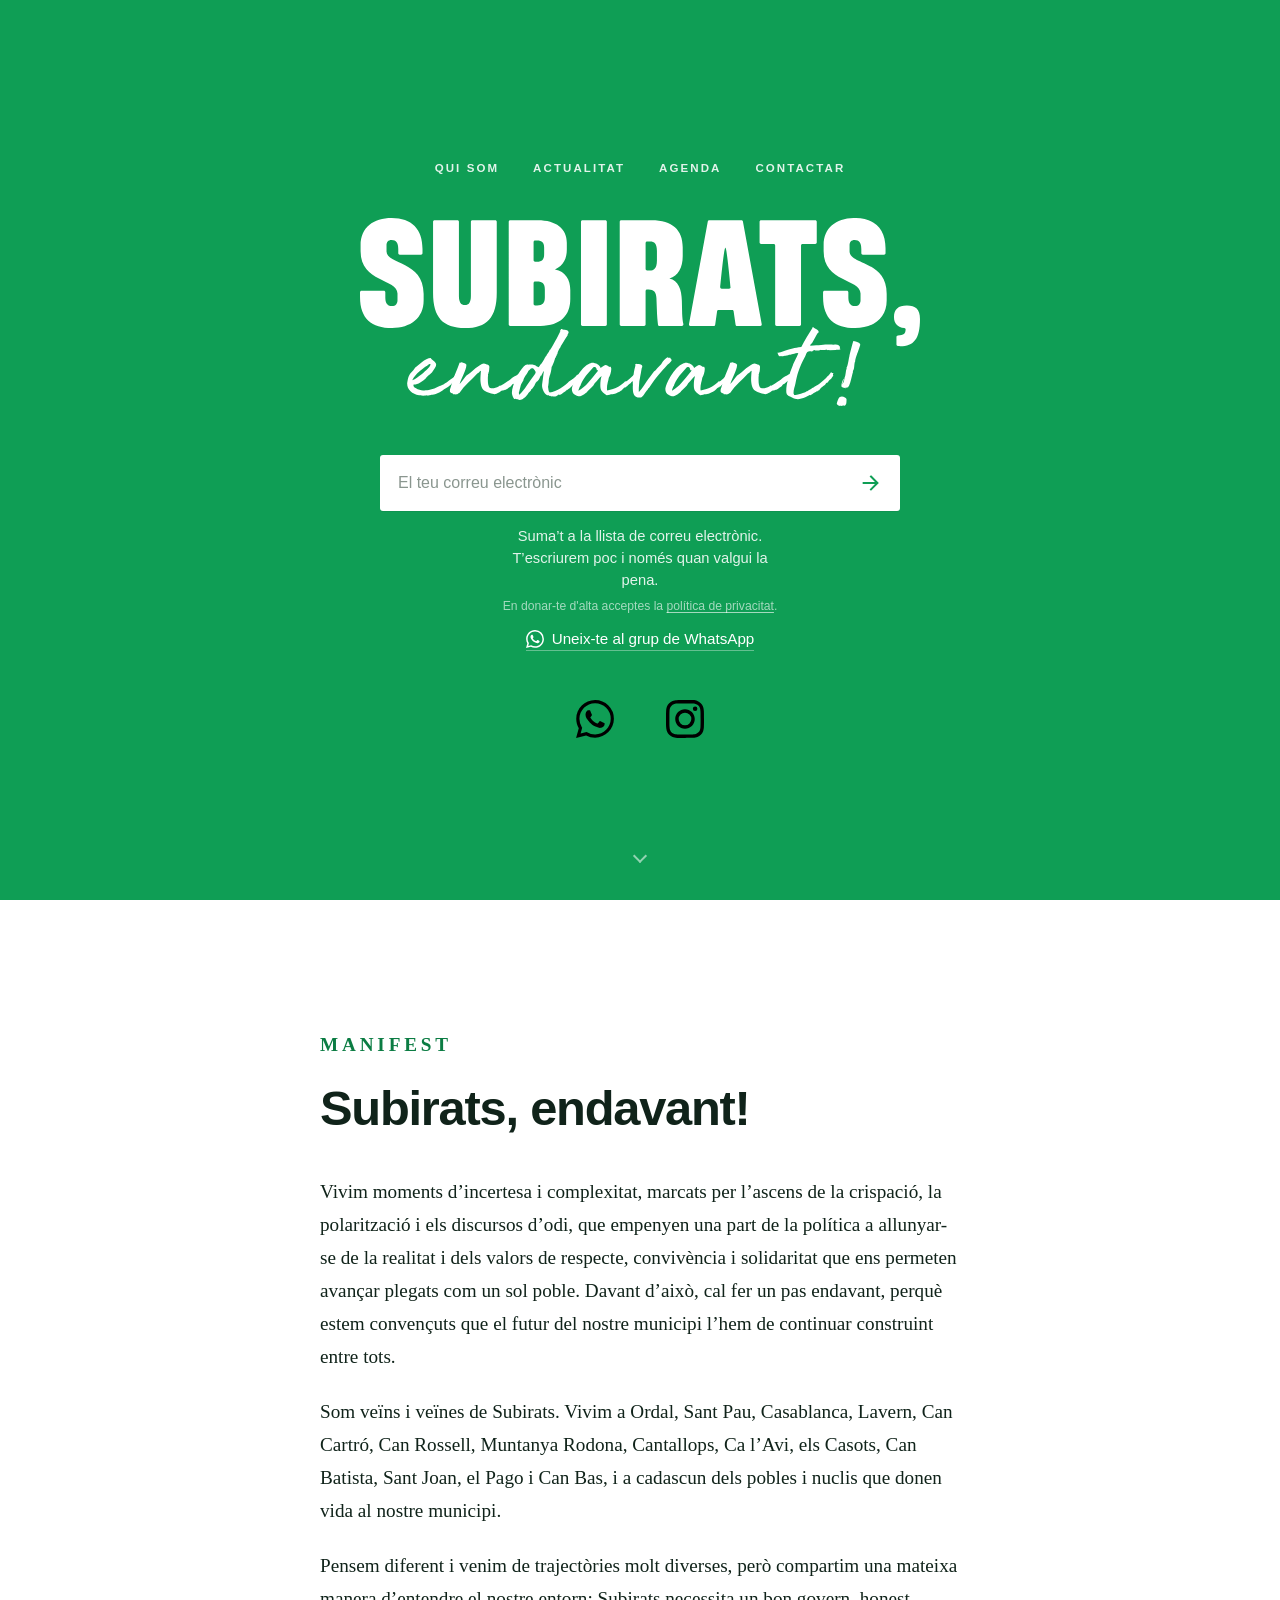
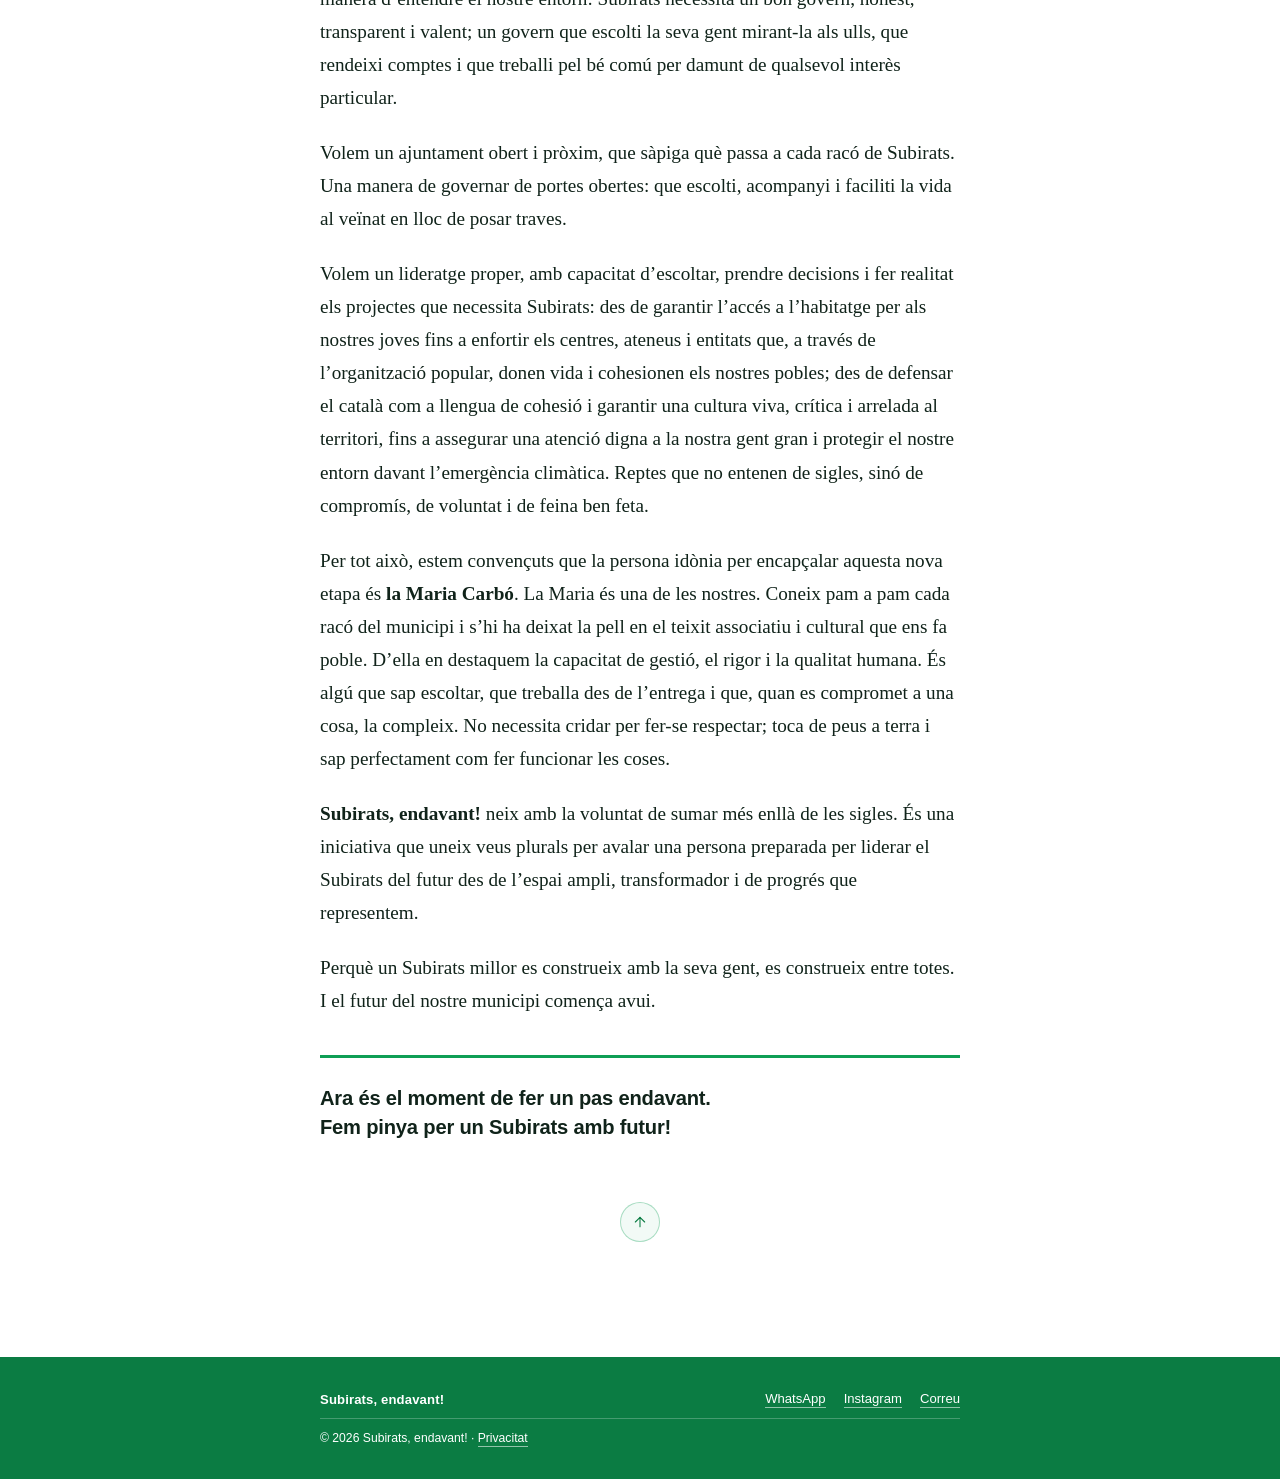
<file: index.html>
<!DOCTYPE html>
<html lang="ca">
<head>
<meta charset="utf-8">
<meta name="viewport" content="width=device-width, initial-scale=1">
<meta name="neatstats_verification" content="NeatStats:dbe7da9c1c85ce8a">
<title>Subirats, endavant! · Candidatura municipalista 2027</title>
<meta name="description" content="La candidatura municipalista de Subirats per a les eleccions de 2027. Llegeix el manifest, suma-t’hi i segueix l’actualitat de la campanya.">
<link rel="canonical" href="https://subiratsendavant.cat/">
<meta property="og:type" content="website">
<meta property="og:site_name" content="Subirats, endavant!">
<meta property="og:locale" content="ca_ES">
<meta property="og:title" content="Subirats, endavant! · Candidatura municipalista 2027">
<meta property="og:description" content="La candidatura municipalista de Subirats per a les eleccions de 2027. Llegeix el manifest, suma-t’hi i segueix l’actualitat de la campanya.">
<meta property="og:url" content="https://subiratsendavant.cat/">
<meta property="og:image" content="https://subiratsendavant.cat/assets/og-subirats-2.jpg">
<meta property="og:image:width" content="1200">
<meta property="og:image:height" content="630">
<meta property="og:image:alt" content="Subirats, endavant! · Candidatura municipalista per al 2027">
<meta name="twitter:card" content="summary_large_image">
<meta name="twitter:title" content="Subirats, endavant! · Candidatura municipalista 2027">
<meta name="twitter:description" content="La candidatura municipalista de Subirats per a les eleccions de 2027. Llegeix el manifest, suma-t’hi i segueix l’actualitat de la campanya.">
<meta name="twitter:image" content="https://subiratsendavant.cat/assets/og-subirats-2.jpg">
<meta name="twitter:image:alt" content="Subirats, endavant! · Candidatura municipalista per al 2027">
<meta name="theme-color" content="#0F9E55">
<link rel="icon" href="assets/favicon.svg" type="image/svg+xml">
<link rel="stylesheet" href="assets/style.css?v=47">
<link rel="stylesheet" href="assets/wa.css?v=1">
<script>try{if(Date.now()-parseInt(localStorage.getItem("wa-cta-vist")||"0",10)<604800000){document.documentElement.className+=" wa-amagat";}}catch(e){}</script>
<script src="https://neatstats.net/view.js" defer></script>
<script type="application/ld+json">
{
  "@context": "https://schema.org",
  "@graph": [
    {
      "@type": "Organization",
      "@id": "https://subiratsendavant.cat/#organitzacio",
      "name": "Subirats, endavant!",
      "alternateName": "Alternativa per Subirats-CUP",
      "url": "https://subiratsendavant.cat/",
      "logo": {
        "@type": "ImageObject",
        "url": "https://subiratsendavant.cat/assets/logo-512.png",
        "width": 512,
        "height": 512
      },
      "image": "https://subiratsendavant.cat/assets/og-subirats-2.jpg",
      "description": "Candidatura municipalista de Subirats per a les eleccions municipals de 2027, impulsada per l’Alternativa per Subirats-CUP.",
      "email": "info@subiratsendavant.cat",
      "foundingDate": "2011",
      "areaServed": {
        "@type": "AdministrativeArea",
        "name": "Subirats"
      },
      "address": {
        "@type": "PostalAddress",
        "addressLocality": "Subirats",
        "addressRegion": "Catalunya",
        "addressCountry": "ES"
      },
      "sameAs": [
        "https://www.instagram.com/aps_cup/"
      ],
      "contactPoint": {
        "@type": "ContactPoint",
        "contactType": "general",
        "email": "info@subiratsendavant.cat",
        "availableLanguage": "ca"
      }
    },
    {
      "@type": "WebSite",
      "@id": "https://subiratsendavant.cat/#web",
      "url": "https://subiratsendavant.cat/",
      "name": "Subirats, endavant!",
      "inLanguage": "ca",
      "publisher": {
        "@id": "https://subiratsendavant.cat/#organitzacio"
      }
    }
  ]
}
</script>
</head>
<body class="inici">



<header class="hero" id="inici">
  <div class="hero__inner">
    <nav class="nav nav--hero" aria-label="Navegació principal">
      <a href="/qui-som">Qui som</a>
      <a href="/actualitat">Actualitat</a>
      <a href="/agenda">Agenda</a>
      <a href="/contactar">Contactar</a>
    </nav>


    <h1 class="hero__logo">
      <img src="assets/logo.svg" alt="Subirats, endavant!" width="433" height="145">
    </h1>

    <!-- FORMULARI NEWSLETTER (Brevo, formulari HTML oficial) -->
    <form class="subscriu" id="subscriu"
          action="https://30385a9b.sibforms.com/serve/[base64]"
          method="post" target="_blank" novalidate>

      <label class="sr-only" for="email">El teu correu electrònic</label>
      <input class="subscriu__input" id="email" name="EMAIL" type="email"
             autocomplete="email" inputmode="email" required
             placeholder="El teu correu electrònic">

      <button class="subscriu__boto" type="submit" aria-label="Subscriure-m'hi">
        <svg viewBox="0 0 24 24" aria-hidden="true" focusable="false">
          <path d="M4 12h14M12 5l7 7-7 7" fill="none" stroke="currentColor"
                stroke-width="2.2" stroke-linecap="square"/>
        </svg>
      </button>

      <!-- Camps ocults requerits per Brevo -->
      <input type="text" name="email_address_check" value="" class="ocult" tabindex="-1" autocomplete="off">
      <input type="hidden" name="locale" value="es">
    </form>

    <p class="subscriu__nota" id="nota">
      Suma’t a la llista de correu electrònic. T’escriurem poc i només quan valgui la pena.
    </p>

    <p class="subscriu__legal">
      En donar-te d'alta acceptes la <a href="/privacitat">política de privacitat</a>.
    </p>

    <p class="subscriu__wa" id="wa-cta">
      <a href="/whatsapp">
        <svg viewBox="0 0 24 24" aria-hidden="true" focusable="false"><path fill="currentColor" d="M17.472 14.382c-.297-.149-1.758-.867-2.03-.967-.273-.099-.471-.148-.67.15-.197.297-.767.966-.94 1.164-.173.199-.347.223-.644.075-.297-.15-1.255-.463-2.39-1.475-.883-.788-1.48-1.761-1.653-2.059-.173-.297-.018-.458.13-.606.134-.133.298-.347.446-.52.149-.174.198-.298.298-.497.099-.198.05-.371-.025-.52-.075-.149-.669-1.612-.916-2.207-.242-.579-.487-.5-.669-.51-.173-.008-.371-.01-.57-.01-.198 0-.52.074-.792.372-.272.297-1.04 1.016-1.04 2.479 0 1.462 1.065 2.875 1.213 3.074.149.198 2.096 3.2 5.077 4.487.709.306 1.262.489 1.694.625.712.227 1.36.195 1.871.118.571-.085 1.758-.719 2.006-1.413.248-.694.248-1.289.173-1.413-.074-.124-.272-.198-.57-.347m-5.421 7.403h-.004a9.87 9.87 0 01-5.031-1.378l-.361-.214-3.741.982.998-3.648-.235-.374a9.86 9.86 0 01-1.51-5.26c.001-5.45 4.436-9.884 9.888-9.884 2.64 0 5.122 1.03 6.988 2.898a9.825 9.825 0 012.893 6.994c-.003 5.45-4.437 9.884-9.885 9.884m8.413-18.297A11.815 11.815 0 0012.05 0C5.495 0 .16 5.335.157 11.892c0 2.096.547 4.142 1.588 5.945L.057 24l6.305-1.654a11.882 11.882 0 005.683 1.448h.005c6.554 0 11.89-5.335 11.893-11.893a11.821 11.821 0 00-3.48-8.413Z"/></svg>
        Uneix-te al grup de WhatsApp
      </a>
    </p>

    <!-- Xarxes -->
    <nav class="xarxes" aria-label="Xarxes socials">
      <a class="xarxa" href="https://chat.whatsapp.com/DFD99c0NbTZ797JmKTcSfr" aria-label="WhatsApp" rel="noopener noreferrer" target="_blank">
        <svg viewBox="0 0 24 24" aria-hidden="true" focusable="false"><path fill="currentColor" d="M17.472 14.382c-.297-.149-1.758-.867-2.03-.967-.273-.099-.471-.148-.67.15-.197.297-.767.966-.94 1.164-.173.199-.347.223-.644.075-.297-.15-1.255-.463-2.39-1.475-.883-.788-1.48-1.761-1.653-2.059-.173-.297-.018-.458.13-.606.134-.133.298-.347.446-.52.149-.174.198-.298.298-.497.099-.198.05-.371-.025-.52-.075-.149-.669-1.612-.916-2.207-.242-.579-.487-.5-.669-.51-.173-.008-.371-.01-.57-.01-.198 0-.52.074-.792.372-.272.297-1.04 1.016-1.04 2.479 0 1.462 1.065 2.875 1.213 3.074.149.198 2.096 3.2 5.077 4.487.709.306 1.262.489 1.694.625.712.227 1.36.195 1.871.118.571-.085 1.758-.719 2.006-1.413.248-.694.248-1.289.173-1.413-.074-.124-.272-.198-.57-.347m-5.421 7.403h-.004a9.87 9.87 0 01-5.031-1.378l-.361-.214-3.741.982.998-3.648-.235-.374a9.86 9.86 0 01-1.51-5.26c.001-5.45 4.436-9.884 9.888-9.884 2.64 0 5.122 1.03 6.988 2.898a9.825 9.825 0 012.893 6.994c-.003 5.45-4.437 9.884-9.885 9.884m8.413-18.297A11.815 11.815 0 0012.05 0C5.495 0 .16 5.335.157 11.892c0 2.096.547 4.142 1.588 5.945L.057 24l6.305-1.654a11.882 11.882 0 005.683 1.448h.005c6.554 0 11.89-5.335 11.893-11.893a11.821 11.821 0 00-3.48-8.413Z"/></svg>
      </a>

      <a class="xarxa" href="https://www.instagram.com/aps_cup/" aria-label="Instagram" rel="noopener noreferrer" target="_blank">
        <svg viewBox="0 0 24 24" aria-hidden="true" focusable="false"><path fill="currentColor" d="M7.0301.084c-1.2768.0602-2.1487.264-2.911.5634-.7888.3075-1.4575.72-2.1228 1.3877-.6652.6677-1.075 1.3368-1.3802 2.127-.2954.7638-.4956 1.6365-.552 2.914-.0564 1.2775-.0689 1.6882-.0626 4.947.0062 3.2586.0206 3.6671.0825 4.9473.061 1.2765.264 2.1482.5635 2.9107.308.7889.72 1.4573 1.388 2.1228.6679.6655 1.3365 1.0743 2.1285 1.38.7632.295 1.6361.4961 2.9134.552 1.2773.056 1.6884.069 4.9462.0627 3.2578-.0062 3.668-.0207 4.9478-.0814 1.28-.0607 2.147-.2652 2.9098-.5633.7889-.3086 1.4578-.72 2.1228-1.3881.665-.6682 1.0745-1.3378 1.3795-2.1284.2957-.7632.4966-1.636.552-2.9124.056-1.2809.0692-1.6898.063-4.948-.0063-3.2583-.021-3.6668-.0817-4.9465-.0607-1.2797-.264-2.1487-.5633-2.9117-.3084-.7889-.72-1.4568-1.3876-2.1228C21.2982 1.33 20.628.9208 19.8378.6165 19.074.321 18.2017.1197 16.9244.0645 15.6471.0093 15.236-.005 11.977.0014 8.718.0076 8.31.0215 7.0301.0839m.1402 21.6932c-1.17-.0509-1.8053-.2453-2.2287-.408-.5606-.216-.96-.4771-1.3819-.895-.422-.4178-.6811-.8186-.9-1.378-.1644-.4234-.3624-1.058-.4171-2.228-.0595-1.2645-.072-1.6442-.079-4.848-.007-3.2037.0053-3.583.0607-4.848.05-1.169.2456-1.805.408-2.2282.216-.5613.4762-.96.895-1.3816.4188-.4217.8184-.6814 1.3783-.9003.423-.1651 1.0575-.3614 2.227-.4171 1.2655-.06 1.6447-.072 4.848-.079 3.2033-.007 3.5835.005 4.8495.0608 1.169.0508 1.8053.2445 2.228.408.5608.216.96.4754 1.3816.895.4217.4194.6816.8176.9005 1.3787.1653.4217.3617 1.056.4169 2.2263.0602 1.2655.0739 1.645.0796 4.848.0058 3.203-.0055 3.5834-.061 4.848-.051 1.17-.245 1.8055-.408 2.2294-.216.5604-.4763.96-.8954 1.3814-.419.4215-.8181.6811-1.3783.9-.4224.1649-1.0577.3617-2.2262.4174-1.2656.0595-1.6448.072-4.8493.079-3.2045.007-3.5825-.006-4.848-.0608M16.953 5.5864A1.44 1.44 0 1 0 18.39 4.144a1.44 1.44 0 0 0-1.437 1.4424M5.8385 12.012c.0067 3.4032 2.7706 6.1557 6.173 6.1493 3.4026-.0065 6.157-2.7701 6.1506-6.1733-.0065-3.4032-2.771-6.1565-6.174-6.1498-3.403.0067-6.156 2.771-6.1496 6.1738M8 12.0077a4 4 0 1 1 4.008 3.9921A3.9996 3.9996 0 0 1 8 12.0077"/></svg>
      </a>

    </nav>

    <a class="baixa" href="#manifest" aria-label="Vés al manifest">
      <span></span>
    </a>

  </div>
</header>

<main class="manifest" id="manifest">
  <article class="manifest__cos">

    <p class="kicker">Manifest</p>

    <h2 class="manifest__titol">Subirats, endavant!</h2>

    <p>
      Vivim moments d’incertesa i complexitat, marcats per l’ascens de la crispació,
      la polarització i els discursos d’odi, que empenyen una part de la política a
      allunyar-se de la realitat i dels valors de respecte, convivència i solidaritat
      que ens permeten avançar plegats com un sol poble. Davant d’això, cal fer un pas
      endavant, perquè estem convençuts que el futur del nostre municipi l’hem de
      continuar construint entre tots.
    </p>

    <p>
      Som veïns i veïnes de Subirats. Vivim a Ordal, Sant Pau, Casablanca, Lavern,
      Can Cartró, Can Rossell, Muntanya Rodona, Cantallops, Ca l’Avi, els Casots,
      Can Batista, Sant Joan, el Pago i Can Bas, i a cadascun dels pobles i nuclis
      que donen vida al nostre municipi.
    </p>

    <p>
      Pensem diferent i venim de trajectòries molt diverses, però compartim una
      mateixa manera d’entendre el nostre entorn: Subirats necessita un bon govern,
      honest, transparent i valent; un govern que escolti la seva gent mirant-la als
      ulls, que rendeixi comptes i que treballi pel bé comú per damunt de qualsevol
      interès particular.
    </p>

    <p>
      Volem un ajuntament obert i pròxim, que sàpiga què passa a cada racó de Subirats.
      Una manera de governar de portes obertes: que escolti, acompanyi i faciliti la
      vida al veïnat en lloc de posar traves.
    </p>

    <p>
      Volem un lideratge proper, amb capacitat d’escoltar, prendre decisions i fer
      realitat els projectes que necessita Subirats: des de garantir l’accés a
      l’habitatge per als nostres joves fins a enfortir els centres, ateneus i
      entitats que, a través de l’organització popular, donen vida i cohesionen els
      nostres pobles; des de defensar el català com a llengua de cohesió i garantir
      una cultura viva, crítica i arrelada al territori, fins a assegurar una atenció
      digna a la nostra gent gran i protegir el nostre entorn davant l’emergència
      climàtica. Reptes que no entenen de sigles, sinó de compromís, de voluntat i de
      feina ben feta.
    </p>

    <p>
      Per tot això, estem convençuts que la persona idònia per encapçalar aquesta nova
      etapa és <strong>la Maria Carbó</strong>. La Maria és una de les nostres. Coneix
      pam a pam cada racó del municipi i s’hi ha deixat la pell en el teixit associatiu
      i cultural que ens fa poble. D’ella en destaquem la capacitat de gestió, el rigor
      i la qualitat humana. És algú que sap escoltar, que treballa des de l’entrega i
      que, quan es compromet a una cosa, la compleix. No necessita cridar per fer-se
      respectar; toca de peus a terra i sap perfectament com fer funcionar les coses.
    </p>

    <p>
      <strong>Subirats, endavant!</strong> neix amb la voluntat de sumar més enllà de
      les sigles. És una iniciativa que uneix veus plurals per avalar una persona
      preparada per liderar el Subirats del futur des de l’espai ampli, transformador
      i de progrés que representem.
    </p>

    <p>
      Perquè un Subirats millor es construeix amb la seva gent, es construeix entre
      totes. I el futur del nostre municipi comença avui.
    </p>

    <p class="manifest__clam">
      Ara és el moment de fer un pas endavant. Fem pinya per un Subirats amb futur!
    </p>

  </article>
  <div class="amunt">
    <a class="amunt__boto" href="#inici" aria-label="Torna a dalt de tot">
      <svg width="16" height="16" viewBox="0 0 24 24" fill="none" stroke="currentColor" stroke-width="1.6" stroke-linecap="round" stroke-linejoin="round" aria-hidden="true">
        <path d="M12 19V5"/><path d="m5 12 7-7 7 7"/>
      </svg>
    </a>
  </div>
</main>

<footer class="peu">
  <div class="peu__inner">
    <p class="peu__marca">Subirats, endavant!</p>
    <nav class="peu__xarxes" aria-label="Xarxes i contacte">
      <a href="https://chat.whatsapp.com/DFD99c0NbTZ797JmKTcSfr" target="_blank" rel="noopener noreferrer">WhatsApp</a>
      <a href="https://www.instagram.com/aps_cup/" target="_blank" rel="noopener noreferrer">Instagram</a>
      <a href="mailto:info@subiratsendavant.cat">Correu</a>
    </nav>
    <p class="peu__legal">© <span id="any">2026</span> Subirats, endavant! · <a href="/privacitat">Privacitat</a></p>
  </div>
</footer>

<script src="assets/app.js?v=29"></script>
<div class="wa-barra" id="wa-barra" role="region" aria-label="Grup de WhatsApp">
  <a href="/whatsapp">
    <svg viewBox="0 0 24 24" aria-hidden="true" focusable="false"><path fill="currentColor" d="M17.472 14.382c-.297-.149-1.758-.867-2.03-.967-.273-.099-.471-.148-.67.15-.197.297-.767.966-.94 1.164-.173.199-.347.223-.644.075-.297-.15-1.255-.463-2.39-1.475-.883-.788-1.48-1.761-1.653-2.059-.173-.297-.018-.458.13-.606.134-.133.298-.347.446-.52.149-.174.198-.298.298-.497.099-.198.05-.371-.025-.52-.075-.149-.669-1.612-.916-2.207-.242-.579-.487-.5-.669-.51-.173-.008-.371-.01-.57-.01-.198 0-.52.074-.792.372-.272.297-1.04 1.016-1.04 2.479 0 1.462 1.065 2.875 1.213 3.074.149.198 2.096 3.2 5.077 4.487.709.306 1.262.489 1.694.625.712.227 1.36.195 1.871.118.571-.085 1.758-.719 2.006-1.413.248-.694.248-1.289.173-1.413-.074-.124-.272-.198-.57-.347m-5.421 7.403h-.004a9.87 9.87 0 01-5.031-1.378l-.361-.214-3.741.982.998-3.648-.235-.374a9.86 9.86 0 01-1.51-5.26c.001-5.45 4.436-9.884 9.888-9.884 2.64 0 5.122 1.03 6.988 2.898a9.825 9.825 0 012.893 6.994c-.003 5.45-4.437 9.884-9.885 9.884m8.413-18.297A11.815 11.815 0 0012.05 0C5.495 0 .16 5.335.157 11.892c0 2.096.547 4.142 1.588 5.945L.057 24l6.305-1.654a11.882 11.882 0 005.683 1.448h.005c6.554 0 11.89-5.335 11.893-11.893a11.821 11.821 0 00-3.48-8.413Z"/></svg>
    Entra al grup de WhatsApp
  </a>
  <button class="wa-barra__tanca" id="wa-barra-tanca" type="button" aria-label="Tanca l'avís">&times;</button>
</div>
<script src="assets/wa.js?v=1"></script>
</body>
</html>
</file>
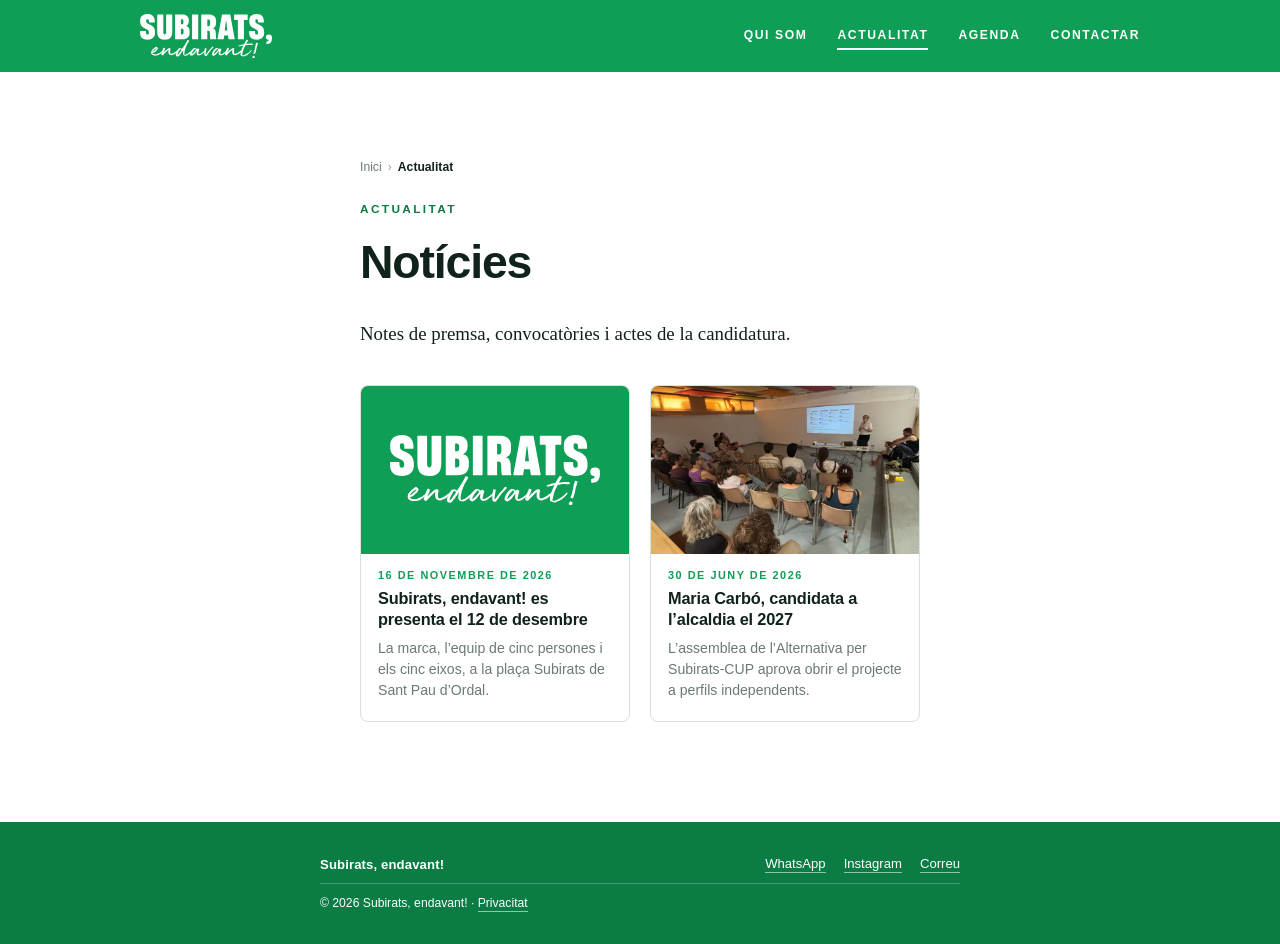
<file: actualitat.html>
<!DOCTYPE html>
<html lang="ca">
<head>
<meta charset="utf-8">
<meta name="viewport" content="width=device-width, initial-scale=1">
<meta name="neatstats_verification" content="NeatStats:dbe7da9c1c85ce8a">
<title>Actualitat · Notícies i actes · Subirats, endavant!</title>
<meta name="description" content="Notícies, actes i convocatòries de Subirats, endavant! Segueix el dia a dia de la candidatura municipalista per a les eleccions de 2027.">
<link rel="canonical" href="https://subiratsendavant.cat/actualitat">
<meta property="og:type" content="website">
<meta property="og:site_name" content="Subirats, endavant!">
<meta property="og:locale" content="ca_ES">
<meta property="og:title" content="Actualitat · Notícies i actes · Subirats, endavant!">
<meta property="og:description" content="Notícies, actes i convocatòries de Subirats, endavant! Segueix el dia a dia de la candidatura municipalista per a les eleccions de 2027.">
<meta property="og:url" content="https://subiratsendavant.cat/actualitat">
<meta property="og:image" content="https://subiratsendavant.cat/assets/og-subirats-2.jpg">
<meta property="og:image:width" content="1200">
<meta property="og:image:height" content="630">
<meta property="og:image:alt" content="Subirats, endavant! · Notícies i actes de la candidatura">
<meta name="twitter:card" content="summary_large_image">
<meta name="twitter:title" content="Actualitat · Notícies i actes · Subirats, endavant!">
<meta name="twitter:description" content="Notícies, actes i convocatòries de Subirats, endavant! Segueix el dia a dia de la candidatura municipalista per a les eleccions de 2027.">
<meta name="twitter:image" content="https://subiratsendavant.cat/assets/og-subirats-2.jpg">
<meta name="twitter:image:alt" content="Subirats, endavant! · Notícies i actes de la candidatura">
<meta name="theme-color" content="#0F9E55">
<link rel="icon" href="assets/favicon.svg" type="image/svg+xml">
<link rel="stylesheet" href="assets/style.css?v=47">
<script src="https://neatstats.net/view.js" defer></script>
<script type="application/ld+json">
{
  "@context": "https://schema.org",
  "@graph": [
    {
      "@type": "WebPage",
      "@id": "https://subiratsendavant.cat/actualitat#pagina",
      "url": "https://subiratsendavant.cat/actualitat",
      "name": "Actualitat · Subirats, endavant!",
      "description": "Actes, convocatòries i notícies de Subirats, endavant!",
      "inLanguage": "ca",
      "isPartOf": {
        "@type": "WebSite",
        "name": "Subirats, endavant!",
        "url": "https://subiratsendavant.cat/"
      },
      "about": {
        "@type": "Organization",
        "name": "Subirats, endavant!",
        "url": "https://subiratsendavant.cat/"
      }
    },
    {
      "@type": "BreadcrumbList",
      "itemListElement": [
        {
          "@type": "ListItem",
          "position": 1,
          "name": "Inici",
          "item": "https://subiratsendavant.cat/"
        },
        {
          "@type": "ListItem",
          "position": 2,
          "name": "Actualitat",
          "item": "https://subiratsendavant.cat/actualitat"
        }
      ]
    }
  ]
}
</script>
</head>
<body class="interior">

<header class="site-cap">
  <div class="site-cap__inner">
    <a class="site-cap__marca" href="/" aria-label="Subirats, endavant!, pàgina d’inici">
      <img src="assets/logo.svg" alt="Subirats, endavant!" width="433" height="145">
    </a>
    <nav class="nav" id="menu-principal" aria-label="Navegació principal">
      <a href="/qui-som">Qui som</a>
      <a href="/actualitat" aria-current="page">Actualitat</a>
      <a href="/agenda">Agenda</a>
      <a href="/contactar">Contactar</a>
    </nav>
      <button class="menu-boto" type="button" aria-expanded="false" aria-controls="menu-principal" aria-label="Obre el menú">
        <span class="menu-boto__barra"></span>
        <span class="menu-boto__barra"></span>
        <span class="menu-boto__barra"></span>
      </button>
  </div>
</header>

<main class="pagina">
  <nav class="engrunes" aria-label="Fil d’Ariadna">
    <ol>
      <li><a href="/">Inici</a></li>
      <li><span aria-current="page">Actualitat</span></li>
    </ol>
  </nav>

  <p class="kicker">Actualitat</p>
  <h1 class="pagina__titol">Notícies</h1>

  <div class="prosa">
    <p>
      Notes de premsa, convocatòries i actes de la candidatura.
    </p>
  </div>

  <div class="quadricula">

    <a class="targeta" href="/noticia-presentacio-12-desembre">
      <div class="targeta__logo" role="img" aria-label="Logotip de Subirats, endavant!">
        <img src="assets/logo.svg" alt="" width="433" height="145" loading="lazy">
      </div>
      <div class="targeta__cos">
        <p class="targeta__data"><time datetime="2026-11-16">16 de novembre de 2026</time></p>
        <h2 class="targeta__titol">Subirats, endavant! es presenta el 12 de desembre</h2>
        <p class="targeta__text">La marca, l’equip de cinc persones i els cinc eixos, a la plaça Subirats de Sant Pau d’Ordal.</p>
      </div>
    </a>

    <a class="targeta" href="/noticia-candidatura-maria-carbo">
      <picture>
        <source srcset="assets/noticia-candidatura-2.webp" type="image/webp">
        <img class="targeta__img" src="assets/noticia-candidatura-2.jpg" alt="Assemblea de la candidatura amb el públic assegut davant la presentació" width="800" height="500" loading="lazy">
      </picture>
      <div class="targeta__cos">
        <p class="targeta__data"><time datetime="2026-06-30">30 de juny de 2026</time></p>
        <h2 class="targeta__titol">Maria Carbó, candidata a l’alcaldia el 2027</h2>
        <p class="targeta__text">L’assemblea de l’Alternativa per Subirats-CUP aprova obrir el projecte a perfils independents.</p>
      </div>
    </a>

  </div>
</main>

<footer class="peu">
  <div class="peu__inner">
    <p class="peu__marca">Subirats, endavant!</p>
    <nav class="peu__xarxes" aria-label="Xarxes i contacte">
      <a href="https://chat.whatsapp.com/DFD99c0NbTZ797JmKTcSfr" target="_blank" rel="noopener noreferrer">WhatsApp</a>
      <a href="https://www.instagram.com/aps_cup/" target="_blank" rel="noopener noreferrer">Instagram</a>
      <a href="mailto:info@subiratsendavant.cat">Correu</a>
    </nav>
    <p class="peu__legal">© <span id="any">2026</span> Subirats, endavant! · <a href="/privacitat">Privacitat</a></p>
  </div>
</footer>

<script src="assets/app.js?v=29"></script>
</body>
</html>
</file>
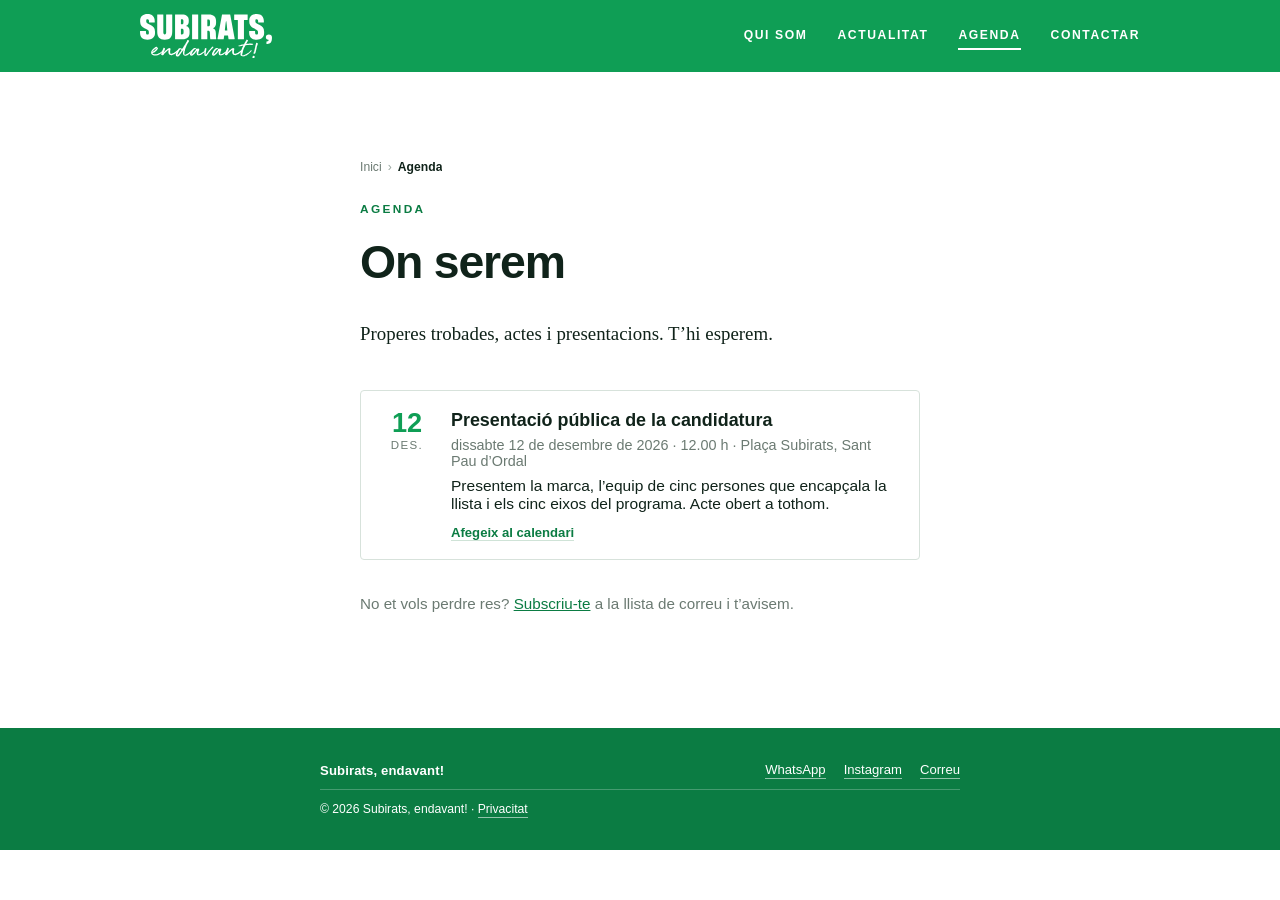
<file: agenda.html>
<!DOCTYPE html>
<html lang="ca">
<head>
<meta charset="utf-8">
<meta name="viewport" content="width=device-width, initial-scale=1">
<meta name="neatstats_verification" content="NeatStats:dbe7da9c1c85ce8a">
<title>Agenda · Actes i trobades · Subirats, endavant!</title>
<meta name="description" content="Agenda de Subirats, endavant!: presentacions, actes i trobades amb la ciutadania. Consulta les properes cites i afegeix-les al calendari.">
<link rel="canonical" href="https://subiratsendavant.cat/agenda">
<meta property="og:type" content="website">
<meta property="og:site_name" content="Subirats, endavant!">
<meta property="og:locale" content="ca_ES">
<meta property="og:title" content="Agenda · Actes i trobades · Subirats, endavant!">
<meta property="og:description" content="Agenda de Subirats, endavant!: presentacions, actes i trobades amb la ciutadania. Consulta les properes cites i afegeix-les al calendari.">
<meta property="og:url" content="https://subiratsendavant.cat/agenda">
<meta property="og:image" content="https://subiratsendavant.cat/assets/og-subirats-2.jpg">
<meta property="og:image:width" content="1200">
<meta property="og:image:height" content="630">
<meta property="og:image:alt" content="Subirats, endavant! · Agenda d’actes i trobades">
<meta name="twitter:card" content="summary_large_image">
<meta name="twitter:title" content="Agenda · Actes i trobades · Subirats, endavant!">
<meta name="twitter:description" content="Agenda de Subirats, endavant!: presentacions, actes i trobades amb la ciutadania. Consulta les properes cites i afegeix-les al calendari.">
<meta name="twitter:image" content="https://subiratsendavant.cat/assets/og-subirats-2.jpg">
<meta name="twitter:image:alt" content="Subirats, endavant! · Agenda d’actes i trobades">
<meta name="theme-color" content="#0F9E55">
<link rel="icon" href="assets/favicon.svg" type="image/svg+xml">
<link rel="stylesheet" href="assets/style.css?v=47">
<script src="https://neatstats.net/view.js" defer></script>
<script type="application/ld+json">
{
  "@context": "https://schema.org",
  "@graph": [
    {
      "@type": "WebPage",
      "@id": "https://subiratsendavant.cat/agenda#pagina",
      "url": "https://subiratsendavant.cat/agenda",
      "name": "Agenda · Subirats, endavant!",
      "description": "Actes i trobades de Subirats, endavant!",
      "inLanguage": "ca",
      "isPartOf": {
        "@type": "WebSite",
        "name": "Subirats, endavant!",
        "url": "https://subiratsendavant.cat/"
      },
      "about": {
        "@type": "Organization",
        "name": "Subirats, endavant!",
        "url": "https://subiratsendavant.cat/"
      }
    },
    {
      "@type": "BreadcrumbList",
      "itemListElement": [
        {
          "@type": "ListItem",
          "position": 1,
          "name": "Inici",
          "item": "https://subiratsendavant.cat/"
        },
        {
          "@type": "ListItem",
          "position": 2,
          "name": "Agenda",
          "item": "https://subiratsendavant.cat/agenda"
        }
      ]
    },
    {
      "@type": "Event",
      "@id": "https://subiratsendavant.cat/agenda#acte-2026-12-12",
      "name": "Presentació pública de la candidatura Subirats, endavant!",
      "startDate": "2026-12-12T12:00:00+01:00",
      "endDate": "2026-12-12T14:00:00+01:00",
      "eventAttendanceMode": "https://schema.org/OfflineEventAttendanceMode",
      "eventStatus": "https://schema.org/EventScheduled",
      "isAccessibleForFree": true,
      "description": "Presentació de la marca, l’equip de cinc persones que encapçala la llista i els cinc eixos del programa. Acte obert a tothom.",
      "image": "https://subiratsendavant.cat/assets/og-subirats-2.jpg",
      "location": {
        "@type": "Place",
        "name": "Plaça Subirats",
        "address": {
          "@type": "PostalAddress",
          "addressLocality": "Sant Pau d’Ordal",
          "addressRegion": "Catalunya",
          "addressCountry": "ES"
        }
      },
      "organizer": {
        "@type": "Organization",
        "name": "Subirats, endavant!",
        "url": "https://subiratsendavant.cat/"
      }
    }
  ]
}
</script>
</head>
<body class="interior">

<header class="site-cap">
  <div class="site-cap__inner">
    <a class="site-cap__marca" href="/" aria-label="Subirats, endavant!, pàgina d’inici">
      <img src="assets/logo.svg" alt="Subirats, endavant!" width="433" height="145">
    </a>
    <nav class="nav" id="menu-principal" aria-label="Navegació principal">
      <a href="/qui-som">Qui som</a>
      <a href="/actualitat">Actualitat</a>
      <a href="/agenda" aria-current="page">Agenda</a>
      <a href="/contactar">Contactar</a>
    </nav>
      <button class="menu-boto" type="button" aria-expanded="false" aria-controls="menu-principal" aria-label="Obre el menú">
        <span class="menu-boto__barra"></span>
        <span class="menu-boto__barra"></span>
        <span class="menu-boto__barra"></span>
      </button>
  </div>
</header>

<main class="pagina">
  <nav class="engrunes" aria-label="Fil d’Ariadna">
    <ol>
      <li><a href="/">Inici</a></li>
      <li><span aria-current="page">Agenda</span></li>
    </ol>
  </nav>

  <p class="kicker">Agenda</p>
  <h1 class="pagina__titol">On serem</h1>

  <div class="prosa">
    <p>
      Properes trobades, actes i presentacions. T’hi esperem.
    </p>
  </div>

  <!-- AGENDA:INICI -->
    <div class="agenda">
      <article class="acte">
        <p class="acte__data" aria-hidden="true">
          <span class="acte__dia">12</span>
          <span class="acte__mes">des.</span>
        </p>
        <div class="acte__cos">
          <h2 class="acte__titol">Presentació pública de la candidatura</h2>
          <p class="acte__meta">dissabte 12 de desembre de 2026 · 12.00 h · Plaça Subirats, Sant Pau d’Ordal</p>
          <p class="acte__text">Presentem la marca, l’equip de cinc persones que encapçala la llista i els cinc eixos del programa. Acte obert a tothom.</p>
        <p class="acte__accions"><a class="acte__boto" href="https://calendar.google.com/calendar/render?action=TEMPLATE&amp;text=Presentaci%C3%B3%20p%C3%BAblica%20de%20la%20candidatura&amp;dates=20261212T120000/20261212T140000&amp;location=Pla%C3%A7a%20Subirats%2C%20Sant%20Pau%20d%E2%80%99Ordal&amp;details=Presentem%20la%20marca%2C%20l%E2%80%99equip%20de%20cinc%20persones%20que%20encap%C3%A7ala%20la%20llista%20i%20els%20cinc%20eixos%20del%20programa.%20Acte%20obert%20a%20tothom." target="_blank" rel="noopener noreferrer">Afegeix al calendari</a></p>
        </div>
      </article>
    </div>
    <!-- AGENDA:FIN -->

  <p class="pagina__peu">
    No et vols perdre res? <a href="/#inici">Subscriu-te</a> a la llista de correu i t’avisem.
  </p>
</main>

<footer class="peu">
  <div class="peu__inner">
    <p class="peu__marca">Subirats, endavant!</p>
    <nav class="peu__xarxes" aria-label="Xarxes i contacte">
      <a href="https://chat.whatsapp.com/DFD99c0NbTZ797JmKTcSfr" target="_blank" rel="noopener noreferrer">WhatsApp</a>
      <a href="https://www.instagram.com/aps_cup/" target="_blank" rel="noopener noreferrer">Instagram</a>
      <a href="mailto:info@subiratsendavant.cat">Correu</a>
    </nav>
    <p class="peu__legal">© <span id="any">2026</span> Subirats, endavant! · <a href="/privacitat">Privacitat</a></p>
  </div>
</footer>

<script src="assets/app.js?v=29"></script>
</body>
</html>
</file>
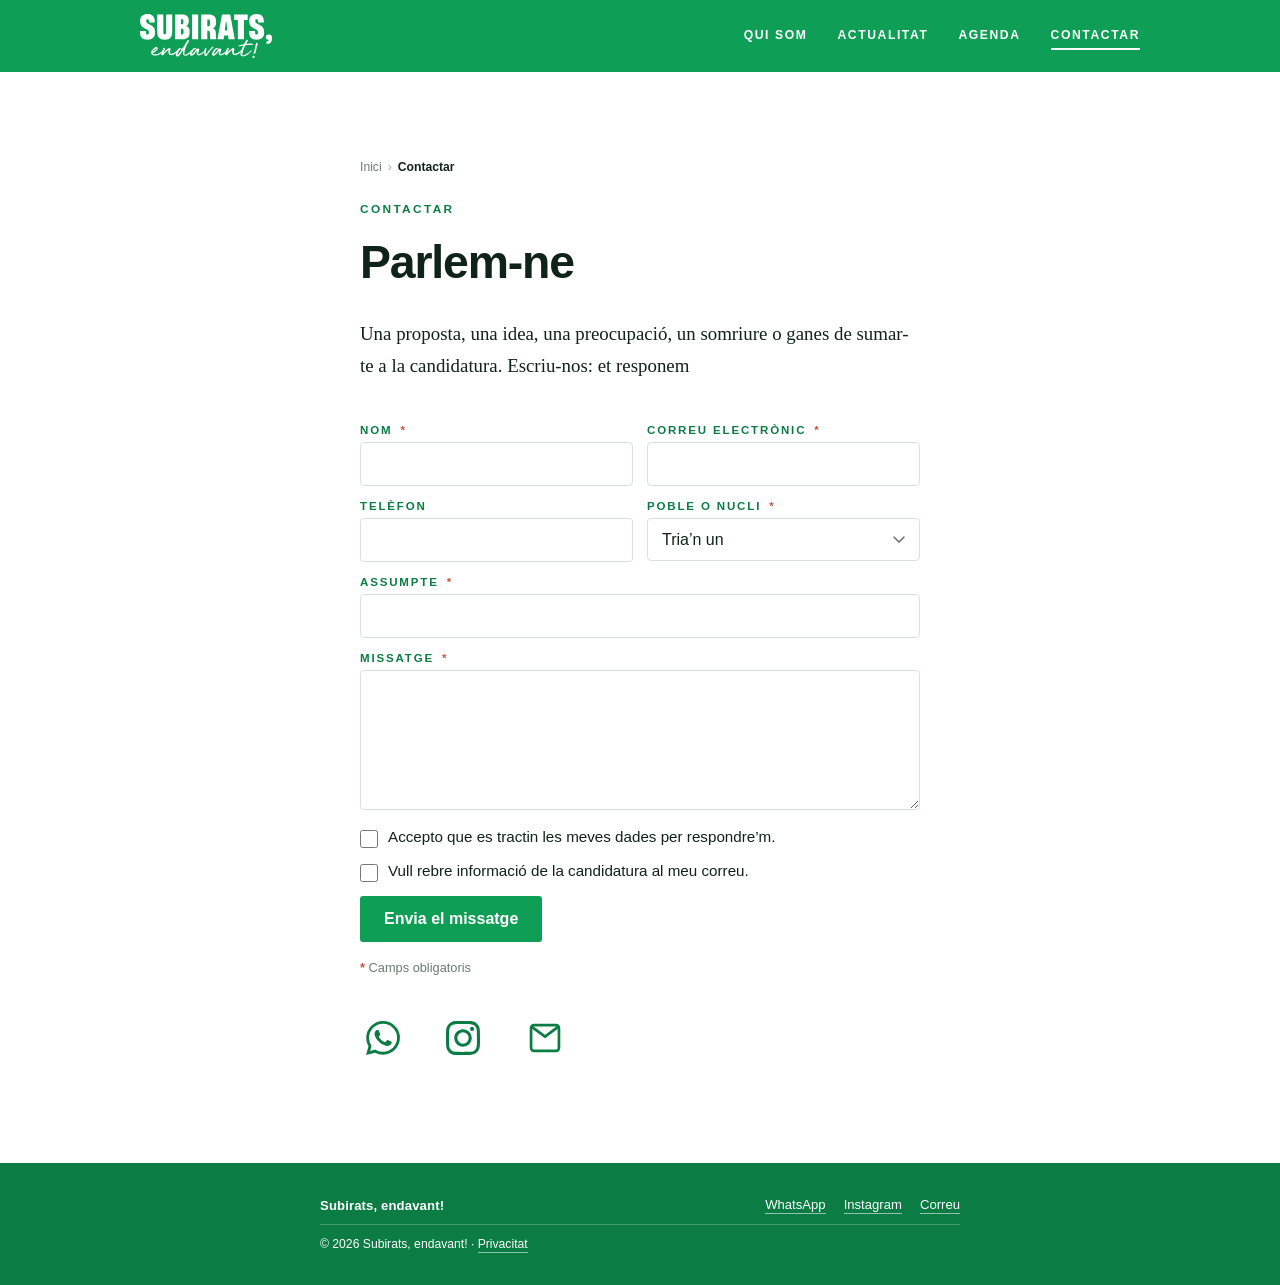
<file: contactar.html>
<!DOCTYPE html>
<html lang="ca">
<head>
<meta charset="utf-8">
<meta name="viewport" content="width=device-width, initial-scale=1">
<meta name="neatstats_verification" content="NeatStats:dbe7da9c1c85ce8a">
<title>Contactar · Parlem-ne · Subirats, endavant!</title>
<meta name="description" content="Contacta amb Subirats, endavant! per WhatsApp, Instagram o correu electrònic. Escriu-nos per sumar-te al projecte o proposar una trobada.">
<link rel="canonical" href="https://subiratsendavant.cat/contactar">
<meta property="og:type" content="website">
<meta property="og:site_name" content="Subirats, endavant!">
<meta property="og:locale" content="ca_ES">
<meta property="og:title" content="Contactar · Parlem-ne · Subirats, endavant!">
<meta property="og:description" content="Contacta amb Subirats, endavant! per WhatsApp, Instagram o correu electrònic. Escriu-nos per sumar-te al projecte o proposar una trobada.">
<meta property="og:url" content="https://subiratsendavant.cat/contactar">
<meta property="og:image" content="https://subiratsendavant.cat/assets/og-subirats-2.jpg">
<meta property="og:image:width" content="1200">
<meta property="og:image:height" content="630">
<meta property="og:image:alt" content="Subirats, endavant! · Contacte">
<meta name="twitter:card" content="summary_large_image">
<meta name="twitter:title" content="Contactar · Parlem-ne · Subirats, endavant!">
<meta name="twitter:description" content="Contacta amb Subirats, endavant! per WhatsApp, Instagram o correu electrònic. Escriu-nos per sumar-te al projecte o proposar una trobada.">
<meta name="twitter:image" content="https://subiratsendavant.cat/assets/og-subirats-2.jpg">
<meta name="twitter:image:alt" content="Subirats, endavant! · Contacte">
<meta name="theme-color" content="#0F9E55">
<link rel="icon" href="assets/favicon.svg" type="image/svg+xml">
<link rel="stylesheet" href="assets/style.css?v=47">
<script src="https://neatstats.net/view.js" defer></script>
<script type="application/ld+json">
{
  "@context": "https://schema.org",
  "@graph": [
    {
      "@type": "WebPage",
      "@id": "https://subiratsendavant.cat/contactar#pagina",
      "url": "https://subiratsendavant.cat/contactar",
      "name": "Contactar · Subirats, endavant!",
      "description": "Contacta amb Subirats, endavant!: WhatsApp, Instagram i correu.",
      "inLanguage": "ca",
      "isPartOf": {
        "@type": "WebSite",
        "name": "Subirats, endavant!",
        "url": "https://subiratsendavant.cat/"
      },
      "about": {
        "@type": "Organization",
        "name": "Subirats, endavant!",
        "url": "https://subiratsendavant.cat/"
      }
    },
    {
      "@type": "BreadcrumbList",
      "itemListElement": [
        {
          "@type": "ListItem",
          "position": 1,
          "name": "Inici",
          "item": "https://subiratsendavant.cat/"
        },
        {
          "@type": "ListItem",
          "position": 2,
          "name": "Contactar",
          "item": "https://subiratsendavant.cat/contactar"
        }
      ]
    }
  ]
}
</script>
</head>
<body class="interior">

<header class="site-cap">
  <div class="site-cap__inner">
    <a class="site-cap__marca" href="/" aria-label="Subirats, endavant!, pàgina d’inici">
      <img src="assets/logo.svg" alt="Subirats, endavant!" width="433" height="145">
    </a>
    <nav class="nav" id="menu-principal" aria-label="Navegació principal">
      <a href="/qui-som">Qui som</a>
      <a href="/actualitat">Actualitat</a>
      <a href="/agenda">Agenda</a>
      <a href="/contactar" aria-current="page">Contactar</a>
    </nav>
      <button class="menu-boto" type="button" aria-expanded="false" aria-controls="menu-principal" aria-label="Obre el menú">
        <span class="menu-boto__barra"></span>
        <span class="menu-boto__barra"></span>
        <span class="menu-boto__barra"></span>
      </button>
  </div>
</header>

<main class="pagina">
  <nav class="engrunes" aria-label="Fil d’Ariadna">
    <ol>
      <li><a href="/">Inici</a></li>
      <li><span aria-current="page">Contactar</span></li>
    </ol>
  </nav>

  <p class="kicker">Contactar</p>
  <h1 class="pagina__titol">Parlem-ne</h1>

  <div class="prosa">
    <p>
      Una proposta, una idea, una preocupació, un somriure o ganes de sumar-te a la
      candidatura. Escriu-nos: et responem
    </p>
  </div>

  <form class="formulari" id="contacte" novalidate>
    <!-- PENDENT: quan hi hagi endpoint (Cloudflare o Formspree), posar-lo a action
         i treure el mode de prova de app.js. -->
    <div class="formulari__fila">
      <p class="camp">
        <label for="nom">Nom <span class="camp__req" aria-hidden="true">*</span></label>
        <input type="text" id="nom" name="nom" autocomplete="name" required>
      </p>
      <p class="camp">
        <label for="correu">Correu electrònic <span class="camp__req" aria-hidden="true">*</span></label>
        <input type="email" id="correu" name="correu" autocomplete="email" required>
      </p>
    </div>

    <div class="formulari__fila">
      <p class="camp">
        <label for="telefon">Telèfon</label>
        <input type="tel" id="telefon" name="telefon" autocomplete="tel" inputmode="tel">
      </p>
      <p class="camp">
        <label for="nucli">Poble o nucli <span class="camp__req" aria-hidden="true">*</span></label>
        <select id="nucli" name="nucli" required>
          <option value="">Tria’n un</option>
        <option>Ca l’Avi</option>
        <option>Can Bas</option>
        <option>Can Batista</option>
        <option>Can Cartró</option>
        <option>Can Rossell</option>
        <option>Cantallops</option>
        <option>El Pago</option>
        <option>El Rebato i Torre-Ramona</option>
        <option>Els Casots – Can Panxa</option>
        <option>Lavern</option>
        <option>Ordal</option>
        <option>Sant Pau d’Ordal – La Guàrdia</option>
        <option>Urbanització Can Rossell</option>
        <option>Urbanització Casablanca</option>
        <option>Urbanització Muntanya Rodona</option>
        </select>
      </p>
    </div>

    <p class="camp">
      <label for="assumpte">Assumpte <span class="camp__req" aria-hidden="true">*</span></label>
      <input type="text" id="assumpte" name="assumpte" required>
    </p>

    <p class="camp">
      <label for="missatge">Missatge <span class="camp__req" aria-hidden="true">*</span></label>
      <textarea id="missatge" name="missatge" rows="6" required></textarea>
    </p>

    <p class="camp camp--casella">
      <input type="checkbox" id="rgpd" name="rgpd" required>
      <label for="rgpd">Accepto que es tractin les meves dades per respondre’m.</label>
    </p>

    <p class="camp camp--casella">
      <input type="checkbox" id="newsletter" name="newsletter">
      <label for="newsletter">Vull rebre informació de la candidatura al meu correu.</label>
    </p>

    <p class="hp">
      <label for="web">No omplis aquest camp</label>
      <input type="text" id="web" name="web" tabindex="-1" autocomplete="off">
    </p>

    <p class="formulari__peu">
      <button class="boto" type="submit">Envia el missatge</button>
      <span class="formulari__nota" id="contacte-nota" role="status"></span>
    </p>

    <p class="formulari__llegenda"><span aria-hidden="true">*</span> Camps obligatoris</p>
  </form>

  <div class="contacte-icons">
    <a class="xarxa-contacte" href="https://chat.whatsapp.com/DFD99c0NbTZ797JmKTcSfr" aria-label="WhatsApp" rel="noopener noreferrer" target="_blank">
      <svg width="28" height="28" viewBox="0 0 24 24" aria-hidden="true" focusable="false"><path fill="currentColor" d="M17.472 14.382c-.297-.149-1.758-.867-2.03-.967-.273-.099-.471-.148-.67.15-.197.297-.767.966-.94 1.164-.173.199-.347.223-.644.075-.297-.15-1.255-.463-2.39-1.475-.883-.788-1.48-1.761-1.653-2.059-.173-.297-.018-.458.13-.606.134-.133.298-.347.446-.52.149-.174.198-.298.298-.497.099-.198.05-.371-.025-.52-.075-.149-.669-1.612-.916-2.207-.242-.579-.487-.5-.669-.51-.173-.008-.371-.01-.57-.01-.198 0-.52.074-.792.372-.272.297-1.04 1.016-1.04 2.479 0 1.462 1.065 2.875 1.213 3.074.149.198 2.096 3.2 5.077 4.487.709.306 1.262.489 1.694.625.712.227 1.36.195 1.871.118.571-.085 1.758-.719 2.006-1.413.248-.694.248-1.289.173-1.413-.074-.124-.272-.198-.57-.347m-5.421 7.403h-.004a9.87 9.87 0 01-5.031-1.378l-.361-.214-3.741.982.998-3.648-.235-.374a9.86 9.86 0 01-1.51-5.26c.001-5.45 4.436-9.884 9.888-9.884 2.64 0 5.122 1.03 6.988 2.898a9.825 9.825 0 012.893 6.994c-.003 5.45-4.437 9.884-9.885 9.884m8.413-18.297A11.815 11.815 0 0012.05 0C5.495 0 .16 5.335.157 11.892c0 2.096.547 4.142 1.588 5.945L.057 24l6.305-1.654a11.882 11.882 0 005.683 1.448h.005c6.554 0 11.89-5.335 11.893-11.893a11.821 11.821 0 00-3.48-8.413Z"/></svg>
    </a>
    <a class="xarxa-contacte" href="https://www.instagram.com/aps_cup/" aria-label="Instagram" rel="noopener noreferrer" target="_blank">
      <svg width="28" height="28" viewBox="0 0 24 24" aria-hidden="true" focusable="false"><path fill="currentColor" d="M7.0301.084c-1.2768.0602-2.1487.264-2.911.5634-.7888.3075-1.4575.72-2.1228 1.3877-.6652.6677-1.075 1.3368-1.3802 2.127-.2954.7638-.4956 1.6365-.552 2.914-.0564 1.2775-.0689 1.6882-.0626 4.947.0062 3.2586.0206 3.6671.0825 4.9473.061 1.2765.264 2.1482.5635 2.9107.308.7889.72 1.4573 1.388 2.1228.6679.6655 1.3365 1.0743 2.1285 1.38.7632.295 1.6361.4961 2.9134.552 1.2773.056 1.6884.069 4.9462.0627 3.2578-.0062 3.668-.0207 4.9478-.0814 1.28-.0607 2.147-.2652 2.9098-.5633.7889-.3086 1.4578-.72 2.1228-1.3881.665-.6682 1.0745-1.3378 1.3795-2.1284.2957-.7632.4966-1.636.552-2.9124.056-1.2809.0692-1.6898.063-4.948-.0063-3.2583-.021-3.6668-.0817-4.9465-.0607-1.2797-.264-2.1487-.5633-2.9117-.3084-.7889-.72-1.4568-1.3876-2.1228C21.2982 1.33 20.628.9208 19.8378.6165 19.074.321 18.2017.1197 16.9244.0645 15.6471.0093 15.236-.005 11.977.0014 8.718.0076 8.31.0215 7.0301.0839m.1402 21.6932c-1.17-.0509-1.8053-.2453-2.2287-.408-.5606-.216-.96-.4771-1.3819-.895-.422-.4178-.6811-.8186-.9-1.378-.1644-.4234-.3624-1.058-.4171-2.228-.0595-1.2645-.072-1.6442-.079-4.848-.007-3.2037.0053-3.583.0607-4.848.05-1.169.2456-1.805.408-2.2282.216-.5613.4762-.96.895-1.3816.4188-.4217.8184-.6814 1.3783-.9003.423-.1651 1.0575-.3614 2.227-.4171 1.2655-.06 1.6447-.072 4.848-.079 3.2033-.007 3.5835.005 4.8495.0608 1.169.0508 1.8053.2445 2.228.408.5608.216.96.4754 1.3816.895.4217.4194.6816.8176.9005 1.3787.1653.4217.3617 1.056.4169 2.2263.0602 1.2655.0739 1.645.0796 4.848.0058 3.203-.0055 3.5834-.061 4.848-.051 1.17-.245 1.8055-.408 2.2294-.216.5604-.4763.96-.8954 1.3814-.419.4215-.8181.6811-1.3783.9-.4224.1649-1.0577.3617-2.2262.4174-1.2656.0595-1.6448.072-4.8493.079-3.2045.007-3.5825-.006-4.848-.0608M16.953 5.5864A1.44 1.44 0 1 0 18.39 4.144a1.44 1.44 0 0 0-1.437 1.4424M5.8385 12.012c.0067 3.4032 2.7706 6.1557 6.173 6.1493 3.4026-.0065 6.157-2.7701 6.1506-6.1733-.0065-3.4032-2.771-6.1565-6.174-6.1498-3.403.0067-6.156 2.771-6.1496 6.1738M8 12.0077a4 4 0 1 1 4.008 3.9921A3.9996 3.9996 0 0 1 8 12.0077"/></svg>
    </a>
    <!--email_off--><a class="xarxa-contacte xarxa-contacte--correu" href="mailto:info@subiratsendavant.cat" aria-label="Correu electrònic">
      <svg width="38" height="38" viewBox="0 0 24 24" aria-hidden="true" focusable="false"><rect x="3.2" y="3.9" width="17.6" height="16.2" rx="1.8" fill="none" stroke="currentColor" stroke-width="1.7"/><path d="m3.9 5.1 8.1 6 8.1-6" fill="none" stroke="currentColor" stroke-width="1.7" stroke-linecap="round" stroke-linejoin="round"/></svg>
    </a><!--/email_off-->
  </div>
</main>

<footer class="peu">
  <div class="peu__inner">
    <p class="peu__marca">Subirats, endavant!</p>
    <nav class="peu__xarxes" aria-label="Xarxes i contacte">
      <a href="https://chat.whatsapp.com/DFD99c0NbTZ797JmKTcSfr" target="_blank" rel="noopener noreferrer">WhatsApp</a>
      <a href="https://www.instagram.com/aps_cup/" target="_blank" rel="noopener noreferrer">Instagram</a>
      <a href="mailto:info@subiratsendavant.cat">Correu</a>
    </nav>
    <p class="peu__legal">© <span id="any">2026</span> Subirats, endavant! · <a href="/privacitat">Privacitat</a></p>
  </div>
</footer>

<script src="assets/app.js?v=29"></script>
</body>
</html>
</file>
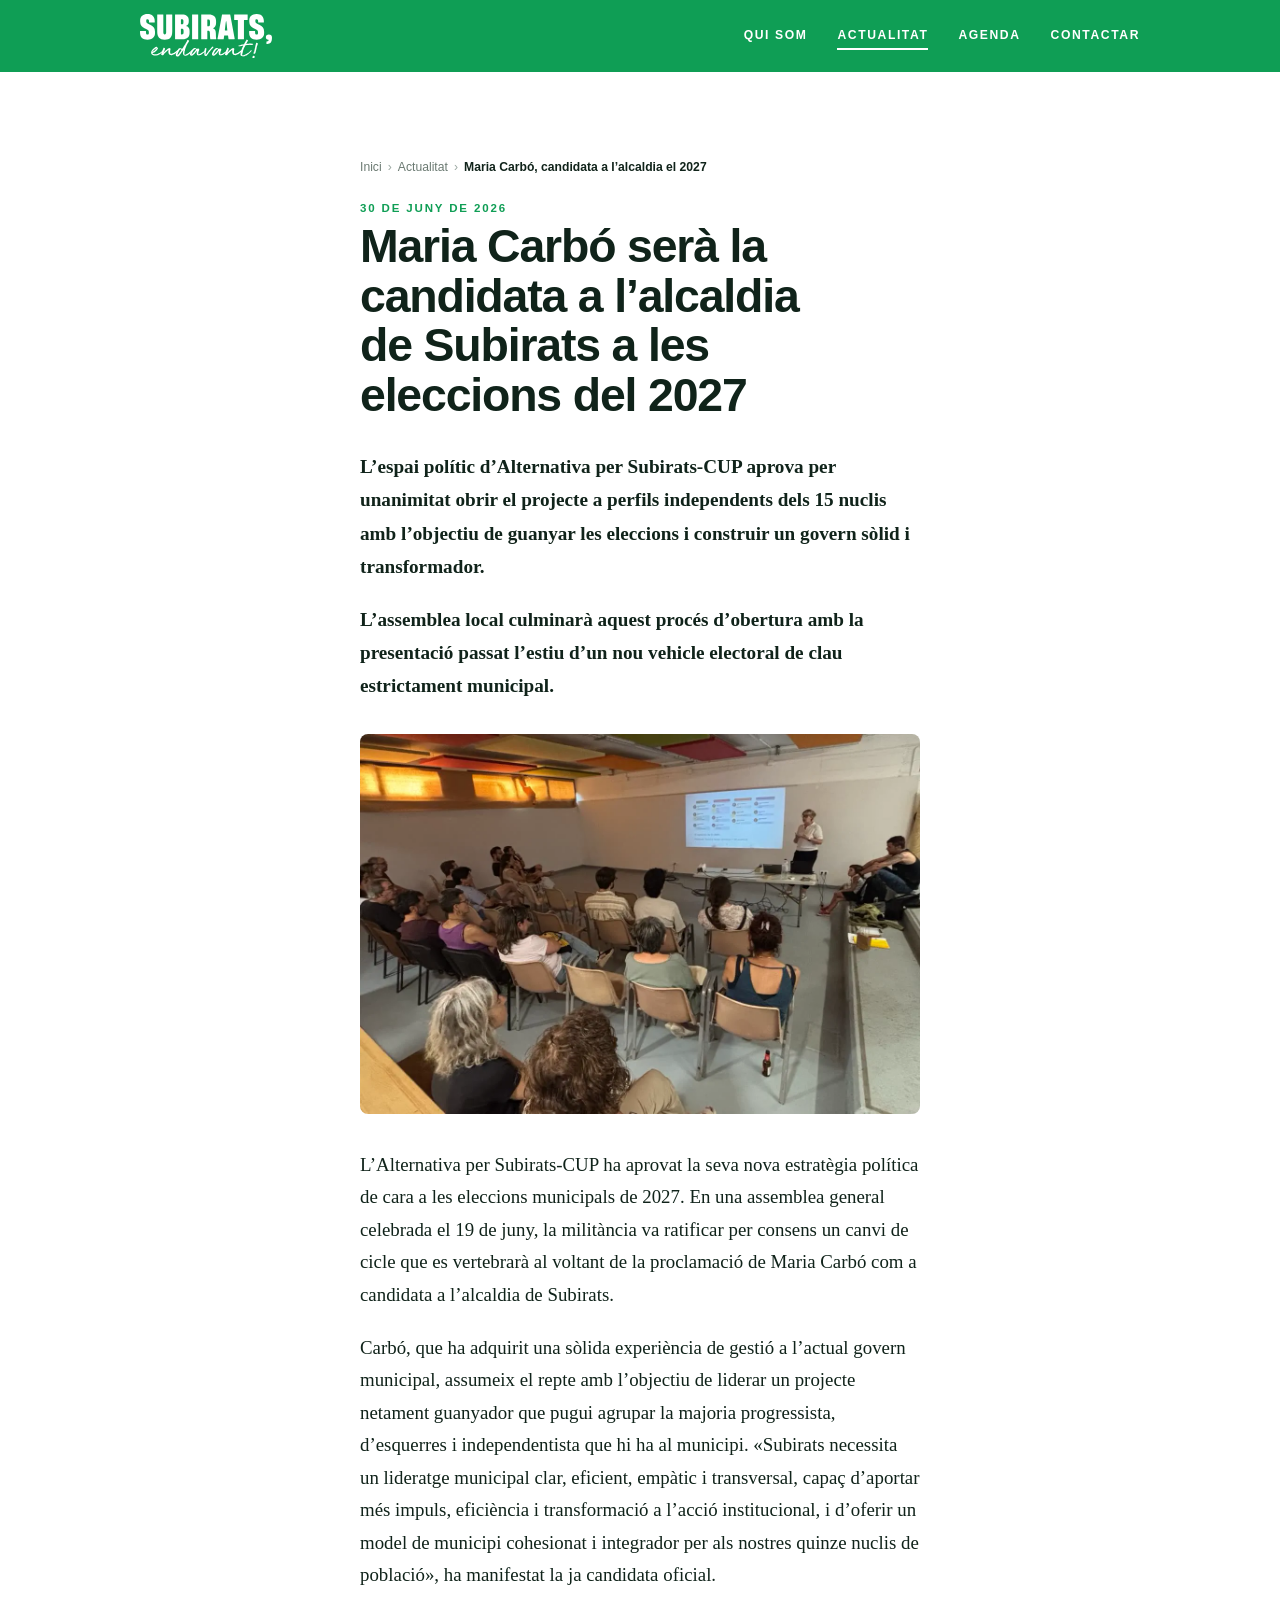
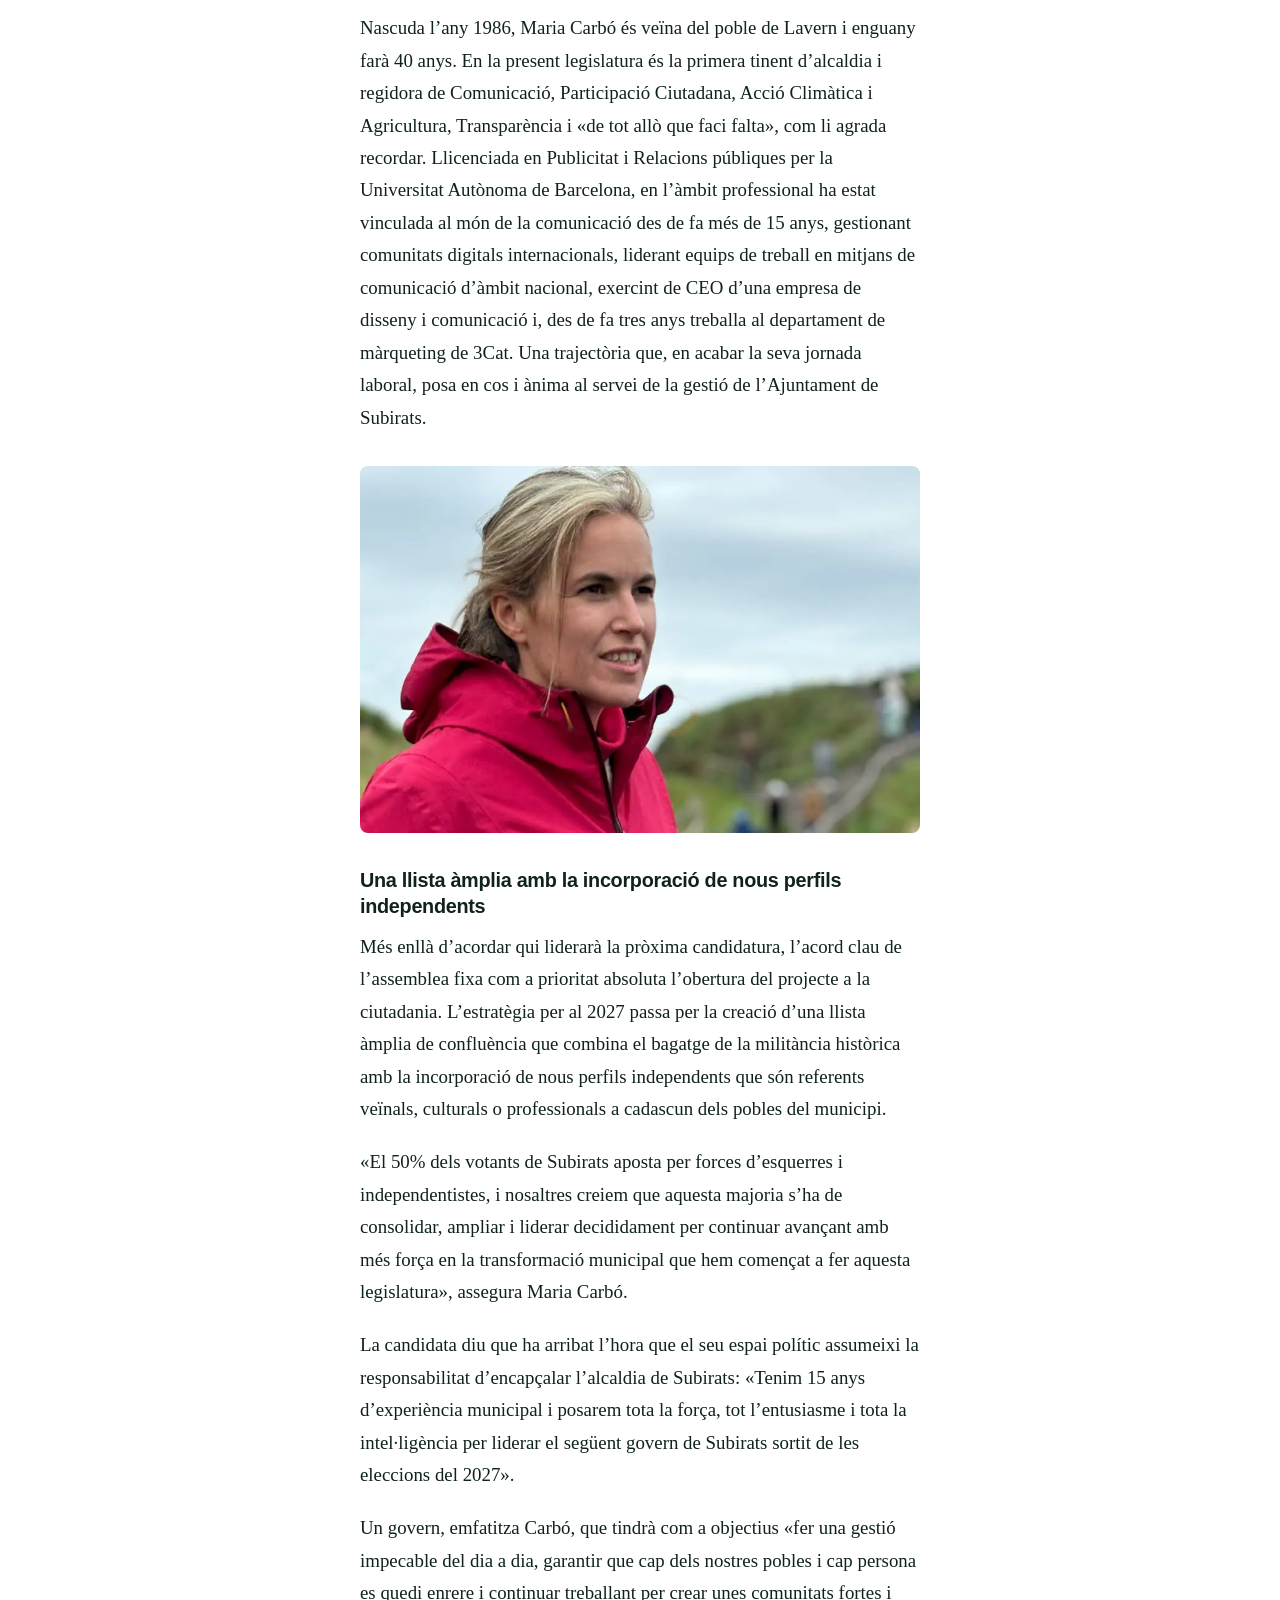
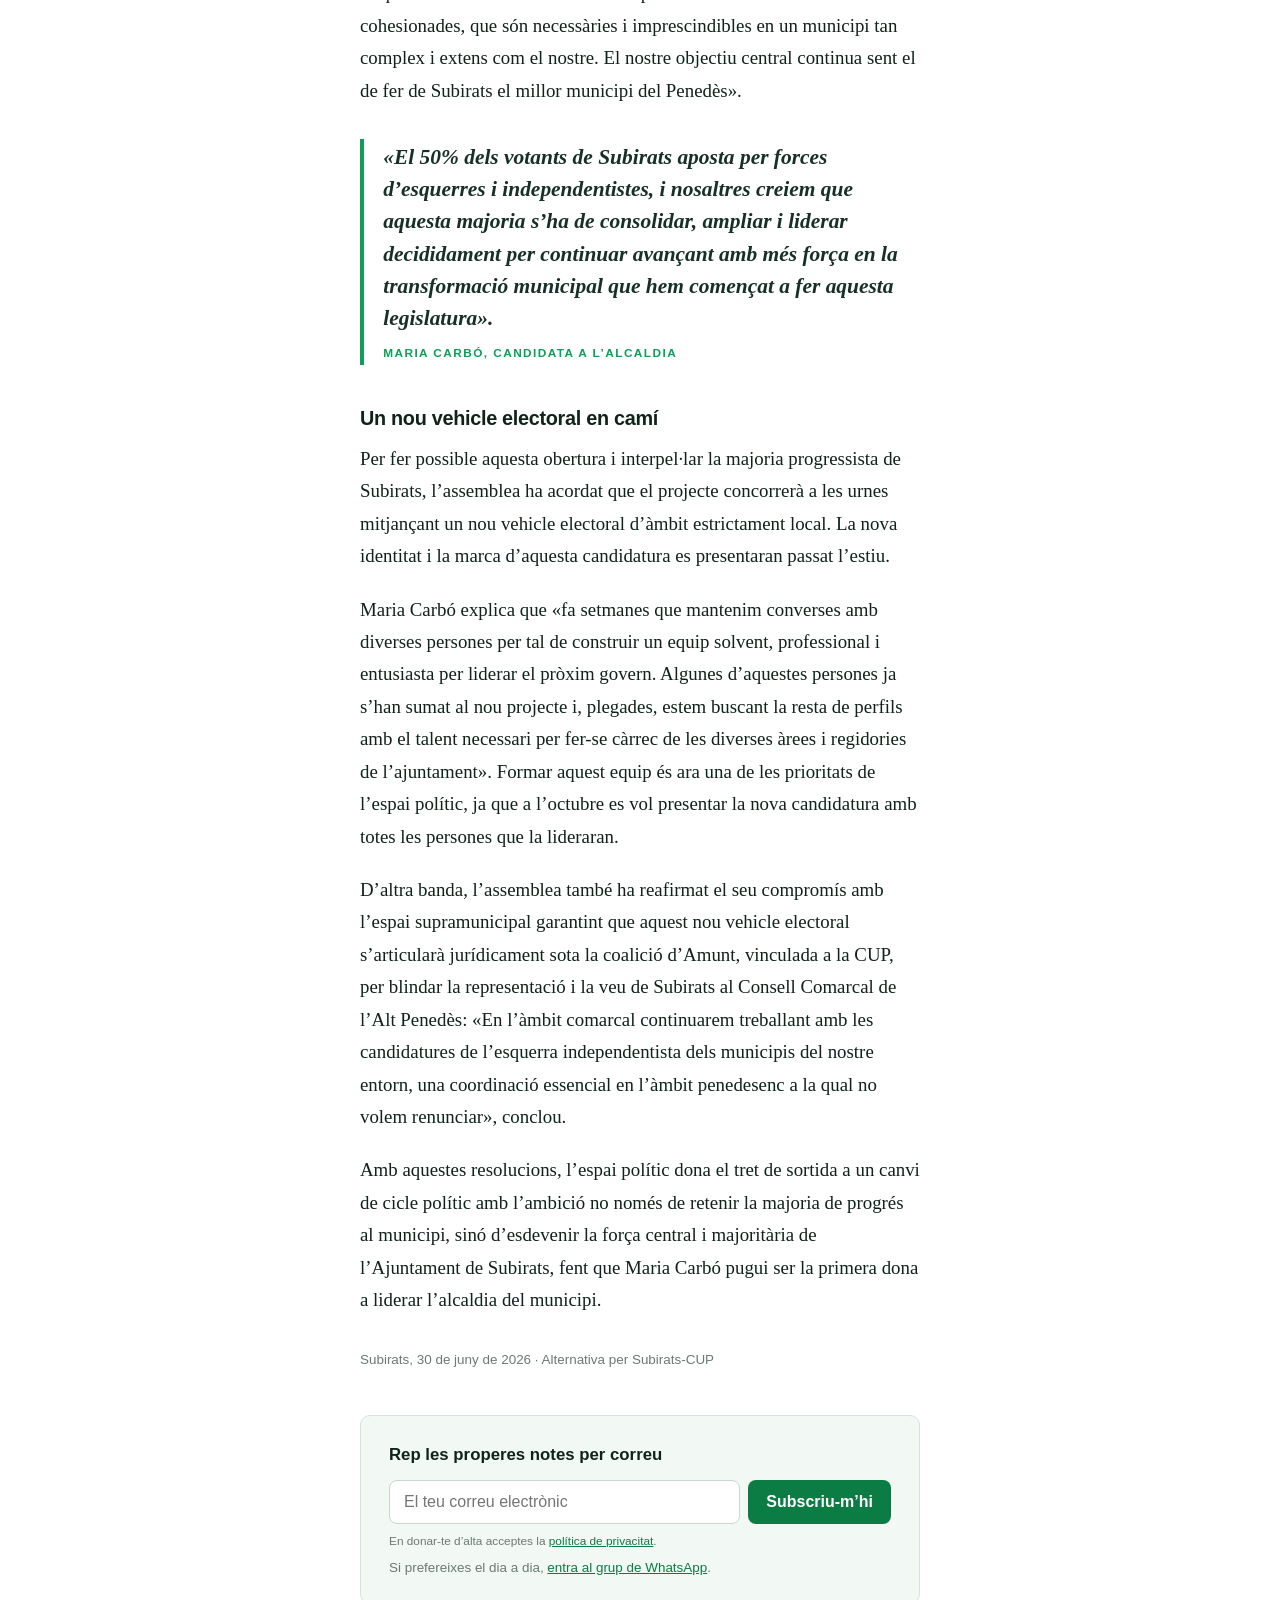
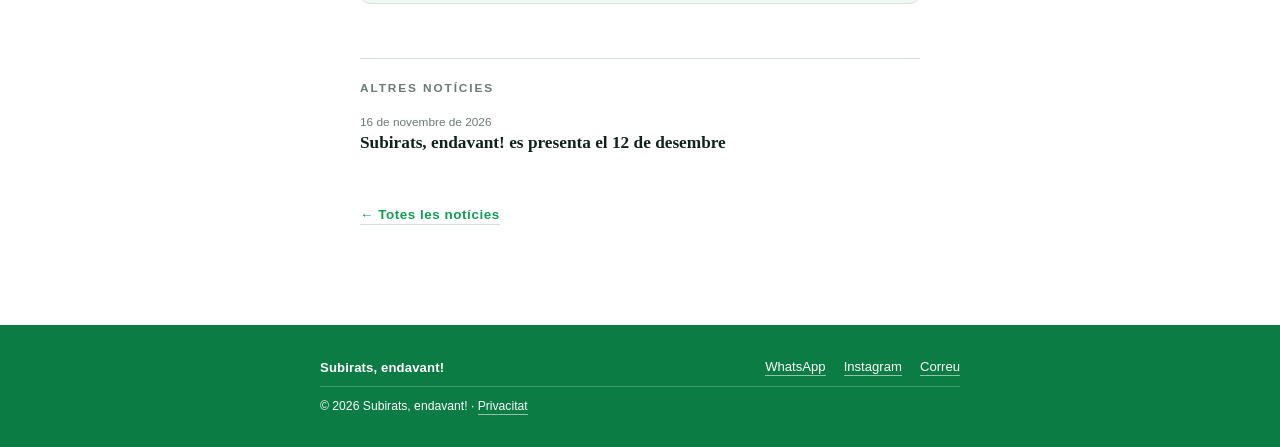
<file: noticia-candidatura-maria-carbo.html>
<!DOCTYPE html>
<html lang="ca">
<head>
<meta charset="utf-8">
<meta name="viewport" content="width=device-width, initial-scale=1">
<meta name="neatstats_verification" content="NeatStats:dbe7da9c1c85ce8a">
<title>Maria Carbó, candidata a l’alcaldia el 2027</title>
<meta name="description" content="Alternativa per Subirats-CUP aprova per unanimitat obrir el projecte a perfils independents i proclama Maria Carbó candidata a l’alcaldia.">
<link rel="canonical" href="https://subiratsendavant.cat/noticia-candidatura-maria-carbo">
<meta property="og:type" content="article">
<meta property="og:site_name" content="Subirats, endavant!">
<meta property="og:locale" content="ca_ES">
<meta property="og:title" content="Maria Carbó, candidata a l’alcaldia el 2027">
<meta property="og:description" content="Alternativa per Subirats-CUP aprova per unanimitat obrir el projecte a perfils independents i proclama Maria Carbó candidata a l’alcaldia.">
<meta property="og:url" content="https://subiratsendavant.cat/noticia-candidatura-maria-carbo">
<meta property="og:image" content="https://subiratsendavant.cat/assets/og-maria-carbo.jpg">
<meta property="og:image:width" content="1200">
<meta property="og:image:height" content="630">
<meta property="og:image:alt" content="Maria Carbó, candidata a l’alcaldia de Subirats el 2027">
<meta name="twitter:card" content="summary_large_image">
<meta name="twitter:title" content="Maria Carbó, candidata a l’alcaldia el 2027">
<meta name="twitter:description" content="Alternativa per Subirats-CUP aprova per unanimitat obrir el projecte a perfils independents i proclama Maria Carbó candidata a l’alcaldia.">
<meta name="twitter:image" content="https://subiratsendavant.cat/assets/og-maria-carbo.jpg">
<meta name="twitter:image:alt" content="Maria Carbó, candidata a l’alcaldia de Subirats el 2027">
<meta name="theme-color" content="#0F9E55">
<link rel="icon" href="assets/favicon.svg" type="image/svg+xml">
<link rel="stylesheet" href="assets/style.css?v=47">
<script src="https://neatstats.net/view.js" defer></script>
<script type="application/ld+json">
{
  "@context": "https://schema.org",
  "@graph": [
    {
      "@type": "WebPage",
      "@id": "https://subiratsendavant.cat/noticia-candidatura-maria-carbo#pagina",
      "url": "https://subiratsendavant.cat/noticia-candidatura-maria-carbo",
      "name": "Maria Carbó serà la candidata a l’alcaldia de Subirats a les eleccions del 2027",
      "description": "L’espai polític d’Alternativa per Subirats-CUP aprova per unanimitat obrir el projecte a perfils independents dels 15 nuclis.",
      "inLanguage": "ca",
      "isPartOf": {
        "@type": "WebSite",
        "name": "Subirats, endavant!",
        "url": "https://subiratsendavant.cat/"
      },
      "about": {
        "@type": "Organization",
        "name": "Subirats, endavant!",
        "url": "https://subiratsendavant.cat/"
      }
    },
    {
      "@type": "BreadcrumbList",
      "itemListElement": [
        {
          "@type": "ListItem",
          "position": 1,
          "name": "Inici",
          "item": "https://subiratsendavant.cat/"
        },
        {
          "@type": "ListItem",
          "position": 2,
          "name": "Actualitat",
          "item": "https://subiratsendavant.cat/actualitat"
        },
        {
          "@type": "ListItem",
          "position": 3,
          "name": "Maria Carbó serà la candidata a l’alcaldia de Subirats a les eleccions del 2027",
          "item": "https://subiratsendavant.cat/noticia-candidatura-maria-carbo"
        }
      ]
    },
    {
      "@type": "NewsArticle",
      "@id": "https://subiratsendavant.cat/noticia-candidatura-maria-carbo#article",
      "headline": "Maria Carbó serà la candidata a l’alcaldia de Subirats a les eleccions del 2027",
      "description": "L’espai polític d’Alternativa per Subirats-CUP aprova per unanimitat obrir el projecte a perfils independents dels 15 nuclis.",
      "datePublished": "2026-06-30",
      "dateModified": "2026-11-16",
      "inLanguage": "ca",
      "articleSection": "Actualitat",
      "image": {
        "@type": "ImageObject",
        "url": "https://subiratsendavant.cat/assets/og-maria-carbo.jpg",
        "width": 1200,
        "height": 630
      },
      "author": {
        "@type": "Organization",
        "name": "Subirats, endavant!",
        "url": "https://subiratsendavant.cat/"
      },
      "publisher": {
        "@type": "Organization",
        "name": "Subirats, endavant!",
        "url": "https://subiratsendavant.cat/",
        "logo": {
          "@type": "ImageObject",
          "url": "https://subiratsendavant.cat/assets/logo-512.png",
          "width": 512,
          "height": 512
        }
      },
      "mainEntityOfPage": {
        "@type": "WebPage",
        "@id": "https://subiratsendavant.cat/noticia-candidatura-maria-carbo"
      },
      "isPartOf": {
        "@type": "WebSite",
        "name": "Subirats, endavant!",
        "url": "https://subiratsendavant.cat/"
      }
    }
  ]
}
</script>
</head>
<body class="interior">

<header class="site-cap">
  <div class="site-cap__inner">
    <a class="site-cap__marca" href="/" aria-label="Subirats, endavant!, pàgina d’inici">
      <img src="assets/logo.svg" alt="Subirats, endavant!" width="433" height="145">
    </a>
    <nav class="nav" id="menu-principal" aria-label="Navegació principal">
      <a href="/qui-som">Qui som</a>
      <a href="/actualitat" aria-current="page">Actualitat</a>
      <a href="/agenda">Agenda</a>
      <a href="/contactar">Contactar</a>
    </nav>
      <button class="menu-boto" type="button" aria-expanded="false" aria-controls="menu-principal" aria-label="Obre el menú">
        <span class="menu-boto__barra"></span>
        <span class="menu-boto__barra"></span>
        <span class="menu-boto__barra"></span>
      </button>
  </div>
</header>

<main class="pagina">
  <nav class="engrunes" aria-label="Fil d’Ariadna">
    <ol>
      <li><a href="/">Inici</a></li>
      <li><a href="/actualitat">Actualitat</a></li>
      <li><span aria-current="page">Maria Carbó, candidata a l’alcaldia el 2027</span></li>
    </ol>
  </nav>

  <p class="article__data"><time datetime="2026-06-30">30 de juny de 2026</time></p>
  <h1 class="pagina__titol">Maria Carbó serà la candidata a l’alcaldia de Subirats a les eleccions del 2027</h1>

  <p class="article__lead">
    L’espai polític d’Alternativa per Subirats-CUP aprova per unanimitat obrir el
    projecte a perfils independents dels 15 nuclis amb l’objectiu de guanyar les
    eleccions i construir un govern sòlid i transformador.
  </p>
  <p class="article__lead article__lead--segon">
    L’assemblea local culminarà aquest procés d’obertura amb la presentació passat
    l’estiu d’un nou vehicle electoral de clau estrictament municipal.
  </p>

  <figure class="foto foto--lliure">
    <picture>
      <source srcset="assets/noticia-assemblea.webp" type="image/webp">
      <img src="assets/noticia-assemblea.jpg"
         alt="Assemblea de l’Alternativa per Subirats-CUP amb els veïns i veïnes assistents"
         width="1200" height="814" loading="lazy">
    </picture>
  </figure>

  <div class="prosa">
    <p>
      L’Alternativa per Subirats-CUP ha aprovat la seva nova estratègia
      política de cara a les eleccions municipals de 2027. En una assemblea general
      celebrada el 19 de juny, la militància va ratificar per consens un canvi de
      cicle que es vertebrarà al voltant de la proclamació de Maria Carbó com a
      candidata a l’alcaldia de Subirats.
    </p>
    <p>
      Carbó, que ha adquirit una sòlida experiència de gestió a l’actual govern
      municipal, assumeix el repte amb l’objectiu de liderar un projecte netament
      guanyador que pugui agrupar la majoria progressista, d’esquerres i
      independentista que hi ha al municipi. «Subirats necessita un lideratge
      municipal clar, eficient, empàtic i transversal, capaç d’aportar més impuls,
      eficiència i transformació a l’acció institucional, i d’oferir un model de
      municipi cohesionat i integrador per als nostres quinze nuclis de població»,
      ha manifestat la ja candidata oficial.
    </p>

    <p>
      Nascuda l’any 1986, Maria Carbó és veïna del poble de Lavern i enguany farà 40
      anys. En la present legislatura és la primera tinent d’alcaldia i regidora de
      Comunicació, Participació Ciutadana, Acció Climàtica i Agricultura,
      Transparència i «de tot allò que faci falta», com li agrada recordar.
      Llicenciada en Publicitat i Relacions públiques per la Universitat Autònoma de
      Barcelona, en l’àmbit professional ha estat vinculada al món de la comunicació
      des de fa més de 15 anys, gestionant comunitats digitals internacionals,
      liderant equips de treball en mitjans de comunicació d’àmbit nacional, exercint
      de CEO d’una empresa de disseny i comunicació i, des de fa tres anys treballa
      al departament de màrqueting de 3Cat. Una trajectòria que, en acabar la seva
      jornada laboral, posa en cos i ànima al servei de la gestió de l’Ajuntament de
      Subirats.
    </p>

    <figure class="foto foto--lliure">
      <picture>
        <source srcset="assets/maria-carbo.webp" type="image/webp">
        <img src="assets/maria-carbo.jpg" alt="Maria Carbó, candidata a l’alcaldia de Subirats"
           width="900" height="590" loading="lazy">
      </picture>
    </figure>

    <h2>Una llista àmplia amb la incorporació de nous perfils independents</h2>
    <p>
      Més enllà d’acordar qui liderarà la pròxima candidatura, l’acord clau de
      l’assemblea fixa com a prioritat absoluta l’obertura del projecte a la
      ciutadania. L’estratègia per al 2027 passa per la creació d’una llista àmplia
      de confluència que combina el bagatge de la militància històrica amb la
      incorporació de nous perfils independents que són referents veïnals, culturals
      o professionals a cadascun dels pobles del municipi.
    </p>
    <p>
      «El 50% dels votants de Subirats aposta per forces d’esquerres i
      independentistes, i nosaltres creiem que aquesta majoria s’ha de consolidar,
      ampliar i liderar decididament per continuar avançant amb més força en la
      transformació municipal que hem començat a fer aquesta legislatura», assegura
      Maria Carbó.
    </p>
    <p>
      La candidata diu que ha arribat l’hora que el seu espai polític assumeixi la
      responsabilitat d’encapçalar l’alcaldia de Subirats: «Tenim 15 anys
      d’experiència municipal i posarem tota la força, tot l’entusiasme i tota la
      intel·ligència per liderar el següent govern de Subirats sortit de les
      eleccions del 2027».
    </p>
    <p>
      Un govern, emfatitza Carbó, que tindrà com a objectius «fer una gestió
      impecable del dia a dia, garantir que cap dels nostres pobles i cap persona es
      quedi enrere i continuar treballant per crear unes comunitats fortes i
      cohesionades, que són necessàries i imprescindibles en un municipi tan complex
      i extens com el nostre. El nostre objectiu central continua sent el de fer de
      Subirats el millor municipi del Penedès».
    </p>

    <blockquote class="destacat">
      <p>
        «El 50% dels votants de Subirats aposta per forces d’esquerres i
        independentistes, i nosaltres creiem que aquesta majoria s’ha de consolidar,
        ampliar i liderar decididament per continuar avançant amb més força en la
        transformació municipal que hem començat a fer aquesta legislatura».
      </p>
      <cite>Maria Carbó, candidata a l’alcaldia</cite>
    </blockquote>

    <h2>Un nou vehicle electoral en camí</h2>
    <p>
      Per fer possible aquesta obertura i interpel·lar la majoria progressista de
      Subirats, l’assemblea ha acordat que el projecte concorrerà a les urnes
      mitjançant un nou vehicle electoral d’àmbit estrictament local. La nova
      identitat i la marca d’aquesta candidatura es presentaran passat l’estiu.
    </p>
    <p>
      Maria Carbó explica que «fa setmanes que mantenim converses amb diverses
      persones per tal de construir un equip solvent, professional i entusiasta per
      liderar el pròxim govern. Algunes d’aquestes persones ja s’han sumat al nou
      projecte i, plegades, estem buscant la resta de perfils amb el talent necessari
      per fer-se càrrec de les diverses àrees i regidories de l’ajuntament». Formar
      aquest equip és ara una de les prioritats de l’espai polític, ja que a l’octubre
      es vol presentar la nova candidatura amb totes les persones que la lideraran.
    </p>
    <p>
      D’altra banda, l’assemblea també ha reafirmat el seu compromís amb l’espai
      supramunicipal garantint que aquest nou vehicle electoral s’articularà
      jurídicament sota la coalició d’Amunt, vinculada a la CUP, per blindar la
      representació i la veu de Subirats al Consell Comarcal de l’Alt Penedès: «En
      l’àmbit comarcal continuarem treballant amb les candidatures de l’esquerra
      independentista dels municipis del nostre entorn, una coordinació essencial en
      l’àmbit penedesenc a la qual no volem renunciar», conclou.
    </p>
    <p>
      Amb aquestes resolucions, l’espai polític dona el tret de sortida a un canvi de
      cicle polític amb l’ambició no només de retenir la majoria de progrés al
      municipi, sinó d’esdevenir la força central i majoritària de l’Ajuntament de
      Subirats, fent que Maria Carbó pugui ser la primera dona a liderar l’alcaldia
      del municipi.
    </p>
  </div>

  <p class="article__signatura">Subirats, 30 de juny de 2026 · Alternativa per Subirats-CUP</p>

  <aside class="subscriu-nota">
    <h2 class="subscriu-nota__titol">Rep les properes notes per correu</h2>
    <form action="https://30385a9b.sibforms.com/serve/[base64]" method="post" target="_blank">
      <label class="sr-only" for="email-nota">El teu correu electrònic</label>
      <input id="email-nota" name="EMAIL" type="email" autocomplete="email" inputmode="email" required placeholder="El teu correu electrònic">
      <button type="submit">Subscriu-m’hi</button>
      <input type="text" name="email_address_check" value="" class="ocult" tabindex="-1" autocomplete="off">
      <input type="hidden" name="locale" value="es">
    </form>
    <p class="subscriu-nota__legal">En donar-te d’alta acceptes la <a href="/privacitat">política de privacitat</a>.</p>
    <p class="subscriu-nota__wa">Si prefereixes el dia a dia, <a href="https://chat.whatsapp.com/DFD99c0NbTZ797JmKTcSfr" target="_blank" rel="noopener noreferrer">entra al grup de WhatsApp</a>.</p>
  </aside>

  <aside class="altres">
    <h2 class="altres__titol">Altres notícies</h2>
    <ul class="altres__llista">
      <li>
        <a href="/noticia-presentacio-12-desembre">
          <span class="altres__data">16 de novembre de 2026</span>
          <span class="altres__titol-noticia">Subirats, endavant! es presenta el 12 de desembre</span>
        </a>
      </li>
    </ul>
  </aside>

  <a class="torna" href="/actualitat">← Totes les notícies</a>
</main>

<footer class="peu">
  <div class="peu__inner">
    <p class="peu__marca">Subirats, endavant!</p>
    <nav class="peu__xarxes" aria-label="Xarxes i contacte">
      <a href="https://chat.whatsapp.com/DFD99c0NbTZ797JmKTcSfr" target="_blank" rel="noopener noreferrer">WhatsApp</a>
      <a href="https://www.instagram.com/aps_cup/" target="_blank" rel="noopener noreferrer">Instagram</a>
      <a href="mailto:info@subiratsendavant.cat">Correu</a>
    </nav>
    <p class="peu__legal">© <span id="any">2026</span> Subirats, endavant! · <a href="/privacitat">Privacitat</a></p>
  </div>
</footer>

<script src="assets/app.js?v=29"></script>
</body>
</html>
</file>
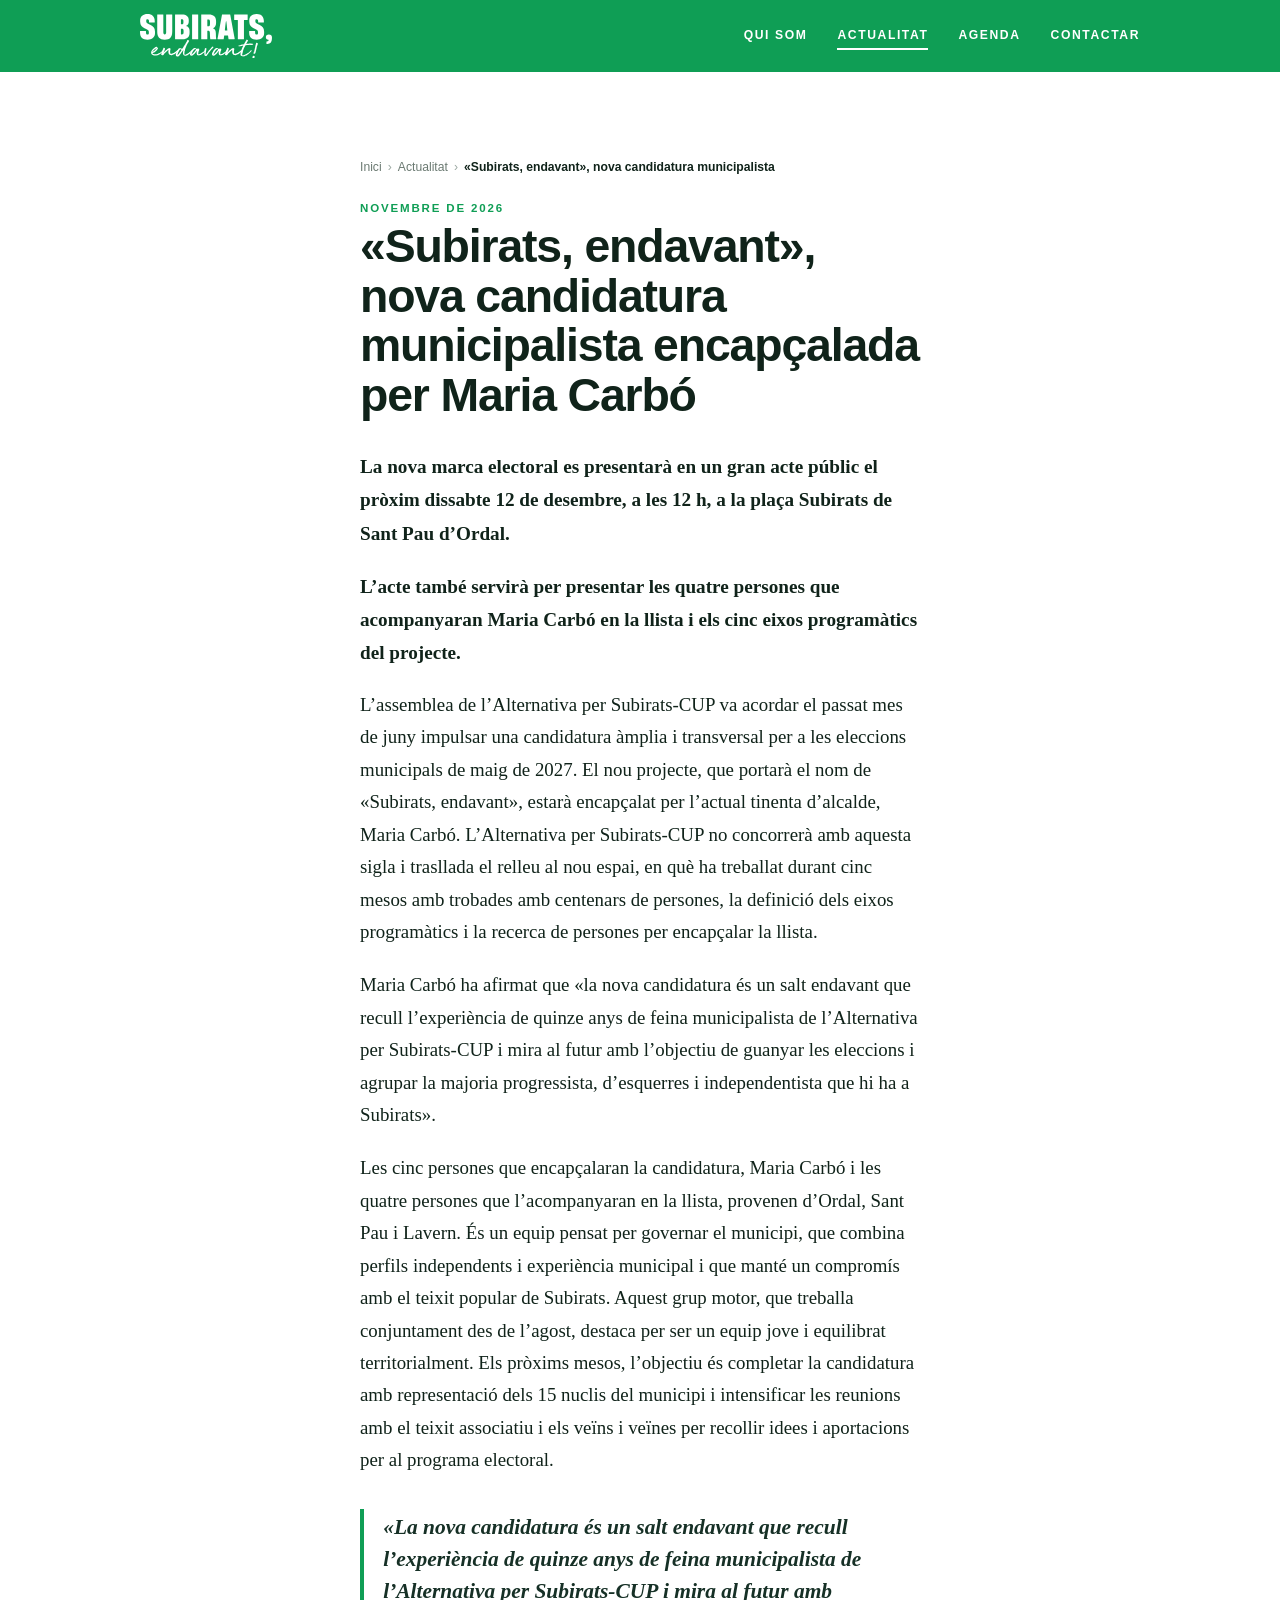
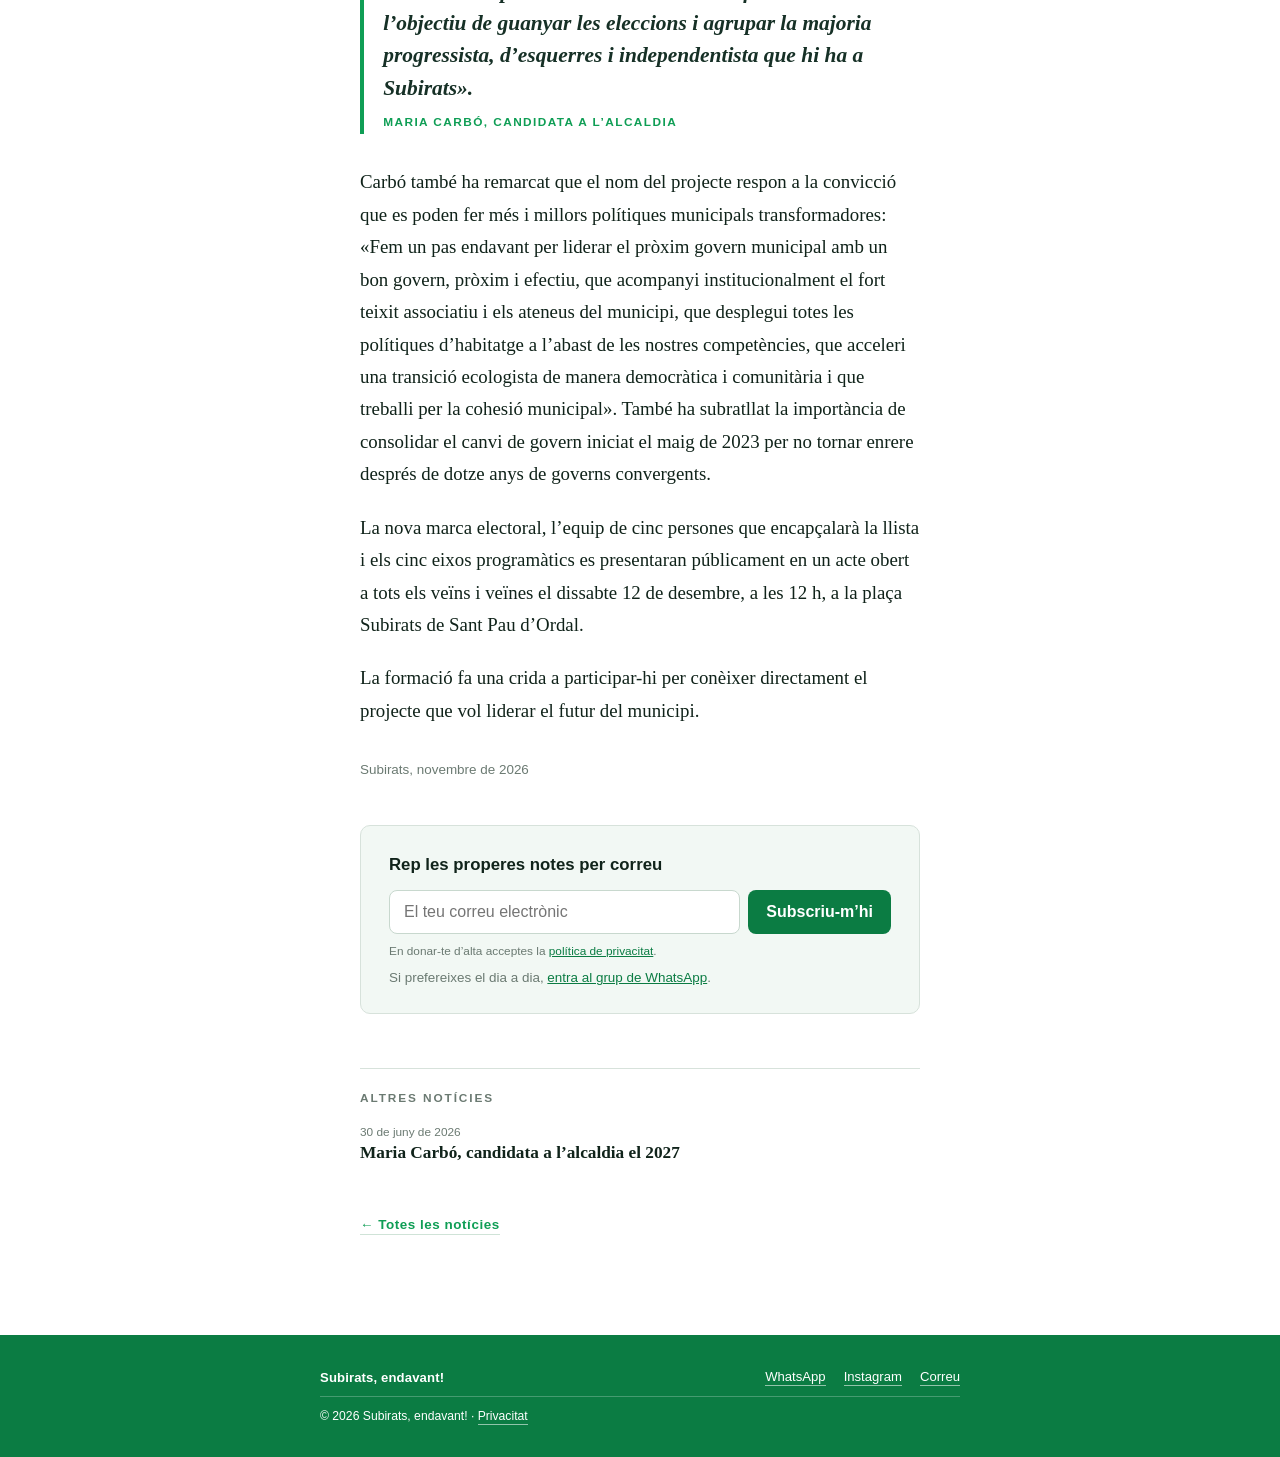
<file: noticia-presentacio-12-desembre.html>
<!DOCTYPE html>
<html lang="ca">
<head>
<meta charset="utf-8">
<meta name="viewport" content="width=device-width, initial-scale=1">
<meta name="neatstats_verification" content="NeatStats:dbe7da9c1c85ce8a">
<title>«Subirats, endavant», nova candidatura municipalista</title>
<meta name="description" content="La nova marca electoral es presentarà en un acte públic el dissabte 12 de desembre, a les 12 h, a la plaça Subirats de Sant Pau d’Ordal.">
<link rel="canonical" href="https://subiratsendavant.cat/noticia-presentacio-12-desembre">
<meta property="og:type" content="article">
<meta property="og:site_name" content="Subirats, endavant!">
<meta property="og:locale" content="ca_ES">
<meta property="og:title" content="«Subirats, endavant», nova candidatura municipalista">
<meta property="og:description" content="La nova marca electoral es presentarà en un acte públic el dissabte 12 de desembre, a les 12 h, a la plaça Subirats de Sant Pau d’Ordal.">
<meta property="og:url" content="https://subiratsendavant.cat/noticia-presentacio-12-desembre">
<meta property="og:image" content="https://subiratsendavant.cat/assets/og-subirats-2.jpg">
<meta property="og:image:width" content="1200">
<meta property="og:image:height" content="630">
<meta property="og:image:alt" content="Subirats, endavant! · Nova candidatura municipalista">
<meta name="twitter:card" content="summary_large_image">
<meta name="twitter:title" content="«Subirats, endavant», nova candidatura municipalista">
<meta name="twitter:description" content="La nova marca electoral es presentarà en un acte públic el dissabte 12 de desembre, a les 12 h, a la plaça Subirats de Sant Pau d’Ordal.">
<meta name="twitter:image" content="https://subiratsendavant.cat/assets/og-subirats-2.jpg">
<meta name="twitter:image:alt" content="Subirats, endavant! · Nova candidatura municipalista">
<meta name="theme-color" content="#0F9E55">
<link rel="icon" href="assets/favicon.svg" type="image/svg+xml">
<link rel="stylesheet" href="assets/style.css?v=47">
<script src="https://neatstats.net/view.js" defer></script>
<script type="application/ld+json">
{
  "@context": "https://schema.org",
  "@graph": [
    {
      "@type": "WebPage",
      "@id": "https://subiratsendavant.cat/noticia-presentacio-12-desembre#pagina",
      "url": "https://subiratsendavant.cat/noticia-presentacio-12-desembre",
      "name": "«Subirats, endavant», nova candidatura municipalista encapçalada per Maria Carbó",
      "description": "La nova marca electoral es presentarà en un acte públic el dissabte 12 de desembre, a les 12 h, a la plaça Subirats de Sant Pau d’Ordal.",
      "inLanguage": "ca",
      "isPartOf": {
        "@type": "WebSite",
        "name": "Subirats, endavant!",
        "url": "https://subiratsendavant.cat/"
      },
      "about": {
        "@type": "Organization",
        "name": "Subirats, endavant!",
        "url": "https://subiratsendavant.cat/"
      }
    },
    {
      "@type": "BreadcrumbList",
      "itemListElement": [
        {
          "@type": "ListItem",
          "position": 1,
          "name": "Inici",
          "item": "https://subiratsendavant.cat/"
        },
        {
          "@type": "ListItem",
          "position": 2,
          "name": "Actualitat",
          "item": "https://subiratsendavant.cat/actualitat"
        },
        {
          "@type": "ListItem",
          "position": 3,
          "name": "«Subirats, endavant», nova candidatura municipalista encapçalada per Maria Carbó",
          "item": "https://subiratsendavant.cat/noticia-presentacio-12-desembre"
        }
      ]
    },
    {
      "@type": "NewsArticle",
      "@id": "https://subiratsendavant.cat/noticia-presentacio-12-desembre#article",
      "headline": "«Subirats, endavant», nova candidatura municipalista encapçalada per Maria Carbó",
      "description": "La nova marca electoral es presentarà en un acte públic el dissabte 12 de desembre, a les 12 h, a la plaça Subirats de Sant Pau d’Ordal.",
      "datePublished": "2026-11-16",
      "dateModified": "2026-11-17",
      "inLanguage": "ca",
      "articleSection": "Actualitat",
      "image": {
        "@type": "ImageObject",
        "url": "https://subiratsendavant.cat/assets/og-subirats-2.jpg",
        "width": 1200,
        "height": 630
      },
      "author": {
        "@type": "Organization",
        "name": "Subirats, endavant!",
        "url": "https://subiratsendavant.cat/"
      },
      "publisher": {
        "@type": "Organization",
        "name": "Subirats, endavant!",
        "url": "https://subiratsendavant.cat/",
        "logo": {
          "@type": "ImageObject",
          "url": "https://subiratsendavant.cat/assets/logo-512.png",
          "width": 512,
          "height": 512
        }
      },
      "mainEntityOfPage": {
        "@type": "WebPage",
        "@id": "https://subiratsendavant.cat/noticia-presentacio-12-desembre"
      },
      "isPartOf": {
        "@type": "WebSite",
        "name": "Subirats, endavant!",
        "url": "https://subiratsendavant.cat/"
      }
    }
  ]
}
</script>
</head>
<body class="interior">

<header class="site-cap">
  <div class="site-cap__inner">
    <a class="site-cap__marca" href="/" aria-label="Subirats, endavant!, pàgina d’inici">
      <img src="assets/logo.svg" alt="Subirats, endavant!" width="433" height="145">
    </a>
    <nav class="nav" id="menu-principal" aria-label="Navegació principal">
      <a href="/qui-som">Qui som</a>
      <a href="/actualitat" aria-current="page">Actualitat</a>
      <a href="/agenda">Agenda</a>
      <a href="/contactar">Contactar</a>
    </nav>
      <button class="menu-boto" type="button" aria-expanded="false" aria-controls="menu-principal" aria-label="Obre el menú">
        <span class="menu-boto__barra"></span>
        <span class="menu-boto__barra"></span>
        <span class="menu-boto__barra"></span>
      </button>
  </div>
</header>

<main class="pagina">
  <nav class="engrunes" aria-label="Fil d’Ariadna">
    <ol>
      <li><a href="/">Inici</a></li>
      <li><a href="/actualitat">Actualitat</a></li>
      <li><span aria-current="page">«Subirats, endavant», nova candidatura municipalista</span></li>
    </ol>
  </nav>

  <p class="article__data"><time datetime="2026-11-16">Novembre de 2026</time></p>
  <h1 class="pagina__titol">«Subirats, endavant», nova candidatura municipalista encapçalada per Maria Carbó</h1>

  <p class="article__lead">
    La nova marca electoral es presentarà en un gran acte públic el pròxim dissabte
    12 de desembre, a les 12 h, a la plaça Subirats de Sant Pau d’Ordal.
  </p>
  <p class="article__lead article__lead--segon">
    L’acte també servirà per presentar les quatre persones que acompanyaran Maria
    Carbó en la llista i els cinc eixos programàtics del projecte.
  </p>

  <div class="prosa">
    <p>
      L’assemblea de l’Alternativa per Subirats-CUP va acordar el passat mes de juny
      impulsar una candidatura àmplia i transversal per a les eleccions municipals de
      maig de 2027. El nou projecte, que portarà el nom de «Subirats, endavant»,
      estarà encapçalat per l’actual tinenta d’alcalde, Maria Carbó. L’Alternativa per
      Subirats-CUP no concorrerà amb aquesta sigla i trasllada el relleu al nou espai,
      en què ha treballat durant cinc mesos amb trobades amb centenars de persones, la
      definició dels eixos programàtics i la recerca de persones per encapçalar la
      llista.
    </p>
    <p>
      Maria Carbó ha afirmat que «la nova candidatura és un salt endavant que recull
      l’experiència de quinze anys de feina municipalista de l’Alternativa per
      Subirats-CUP i mira al futur amb l’objectiu de guanyar les eleccions i agrupar
      la majoria progressista, d’esquerres i independentista que hi ha a Subirats».
    </p>
    <p>
      Les cinc persones que encapçalaran la candidatura, Maria Carbó i les quatre
      persones que l’acompanyaran en la llista, provenen d’Ordal, Sant Pau i Lavern.
      És un equip pensat per governar el municipi, que combina perfils independents i
      experiència municipal i que manté un compromís amb el teixit popular de
      Subirats. Aquest grup motor, que treballa conjuntament des de l’agost, destaca
      per ser un equip jove i equilibrat territorialment. Els pròxims mesos,
      l’objectiu és completar la candidatura amb representació dels 15 nuclis del
      municipi i intensificar les reunions amb el teixit associatiu i els veïns i
      veïnes per recollir idees i aportacions per al programa electoral.
    </p>

    <blockquote class="destacat">
      <p>
        «La nova candidatura és un salt endavant que recull l’experiència de quinze
        anys de feina municipalista de l’Alternativa per Subirats-CUP i mira al futur
        amb l’objectiu de guanyar les eleccions i agrupar la majoria progressista,
        d’esquerres i independentista que hi ha a Subirats».
      </p>
      <cite>Maria Carbó, candidata a l’alcaldia</cite>
    </blockquote>
    <p>
      Carbó també ha remarcat que el nom del projecte respon a la convicció que es
      poden fer més i millors polítiques municipals transformadores: «Fem un pas
      endavant per liderar el pròxim govern municipal amb un bon govern, pròxim i
      efectiu, que acompanyi institucionalment el fort teixit associatiu i els ateneus
      del municipi, que desplegui totes les polítiques d’habitatge a l’abast de les
      nostres competències, que acceleri una transició ecologista de manera
      democràtica i comunitària i que treballi per la cohesió municipal». També ha
      subratllat la importància de consolidar el canvi de govern iniciat el maig de
      2023 per no tornar enrere després de dotze anys de governs convergents.
    </p>
    <p>
      La nova marca electoral, l’equip de cinc persones que encapçalarà la llista i
      els cinc eixos programàtics es presentaran públicament en un acte obert a tots
      els veïns i veïnes el dissabte 12 de desembre, a les 12 h, a la plaça Subirats
      de Sant Pau d’Ordal.
    </p>
    <p>
      La formació fa una crida a participar-hi per conèixer directament el projecte
      que vol liderar el futur del municipi.
    </p>
  </div>

  <p class="article__signatura">Subirats, novembre de 2026</p>

  <aside class="subscriu-nota">
    <h2 class="subscriu-nota__titol">Rep les properes notes per correu</h2>
    <form action="https://30385a9b.sibforms.com/serve/[base64]" method="post" target="_blank">
      <label class="sr-only" for="email-nota">El teu correu electrònic</label>
      <input id="email-nota" name="EMAIL" type="email" autocomplete="email" inputmode="email" required placeholder="El teu correu electrònic">
      <button type="submit">Subscriu-m’hi</button>
      <input type="text" name="email_address_check" value="" class="ocult" tabindex="-1" autocomplete="off">
      <input type="hidden" name="locale" value="es">
    </form>
    <p class="subscriu-nota__legal">En donar-te d’alta acceptes la <a href="/privacitat">política de privacitat</a>.</p>
    <p class="subscriu-nota__wa">Si prefereixes el dia a dia, <a href="https://chat.whatsapp.com/DFD99c0NbTZ797JmKTcSfr" target="_blank" rel="noopener noreferrer">entra al grup de WhatsApp</a>.</p>
  </aside>

  <aside class="altres">
    <h2 class="altres__titol">Altres notícies</h2>
    <ul class="altres__llista">
      <li>
        <a href="/noticia-candidatura-maria-carbo">
          <span class="altres__data">30 de juny de 2026</span>
          <span class="altres__titol-noticia">Maria Carbó, candidata a l’alcaldia el 2027</span>
        </a>
      </li>
    </ul>
  </aside>

  <a class="torna" href="/actualitat">← Totes les notícies</a>
</main>

<footer class="peu">
  <div class="peu__inner">
    <p class="peu__marca">Subirats, endavant!</p>
    <nav class="peu__xarxes" aria-label="Xarxes i contacte">
      <a href="https://chat.whatsapp.com/DFD99c0NbTZ797JmKTcSfr" target="_blank" rel="noopener noreferrer">WhatsApp</a>
      <a href="https://www.instagram.com/aps_cup/" target="_blank" rel="noopener noreferrer">Instagram</a>
      <a href="mailto:info@subiratsendavant.cat">Correu</a>
    </nav>
    <p class="peu__legal">© <span id="any">2026</span> Subirats, endavant! · <a href="/privacitat">Privacitat</a></p>
  </div>
</footer>

<script src="assets/app.js?v=29"></script>
</body>
</html>
</file>
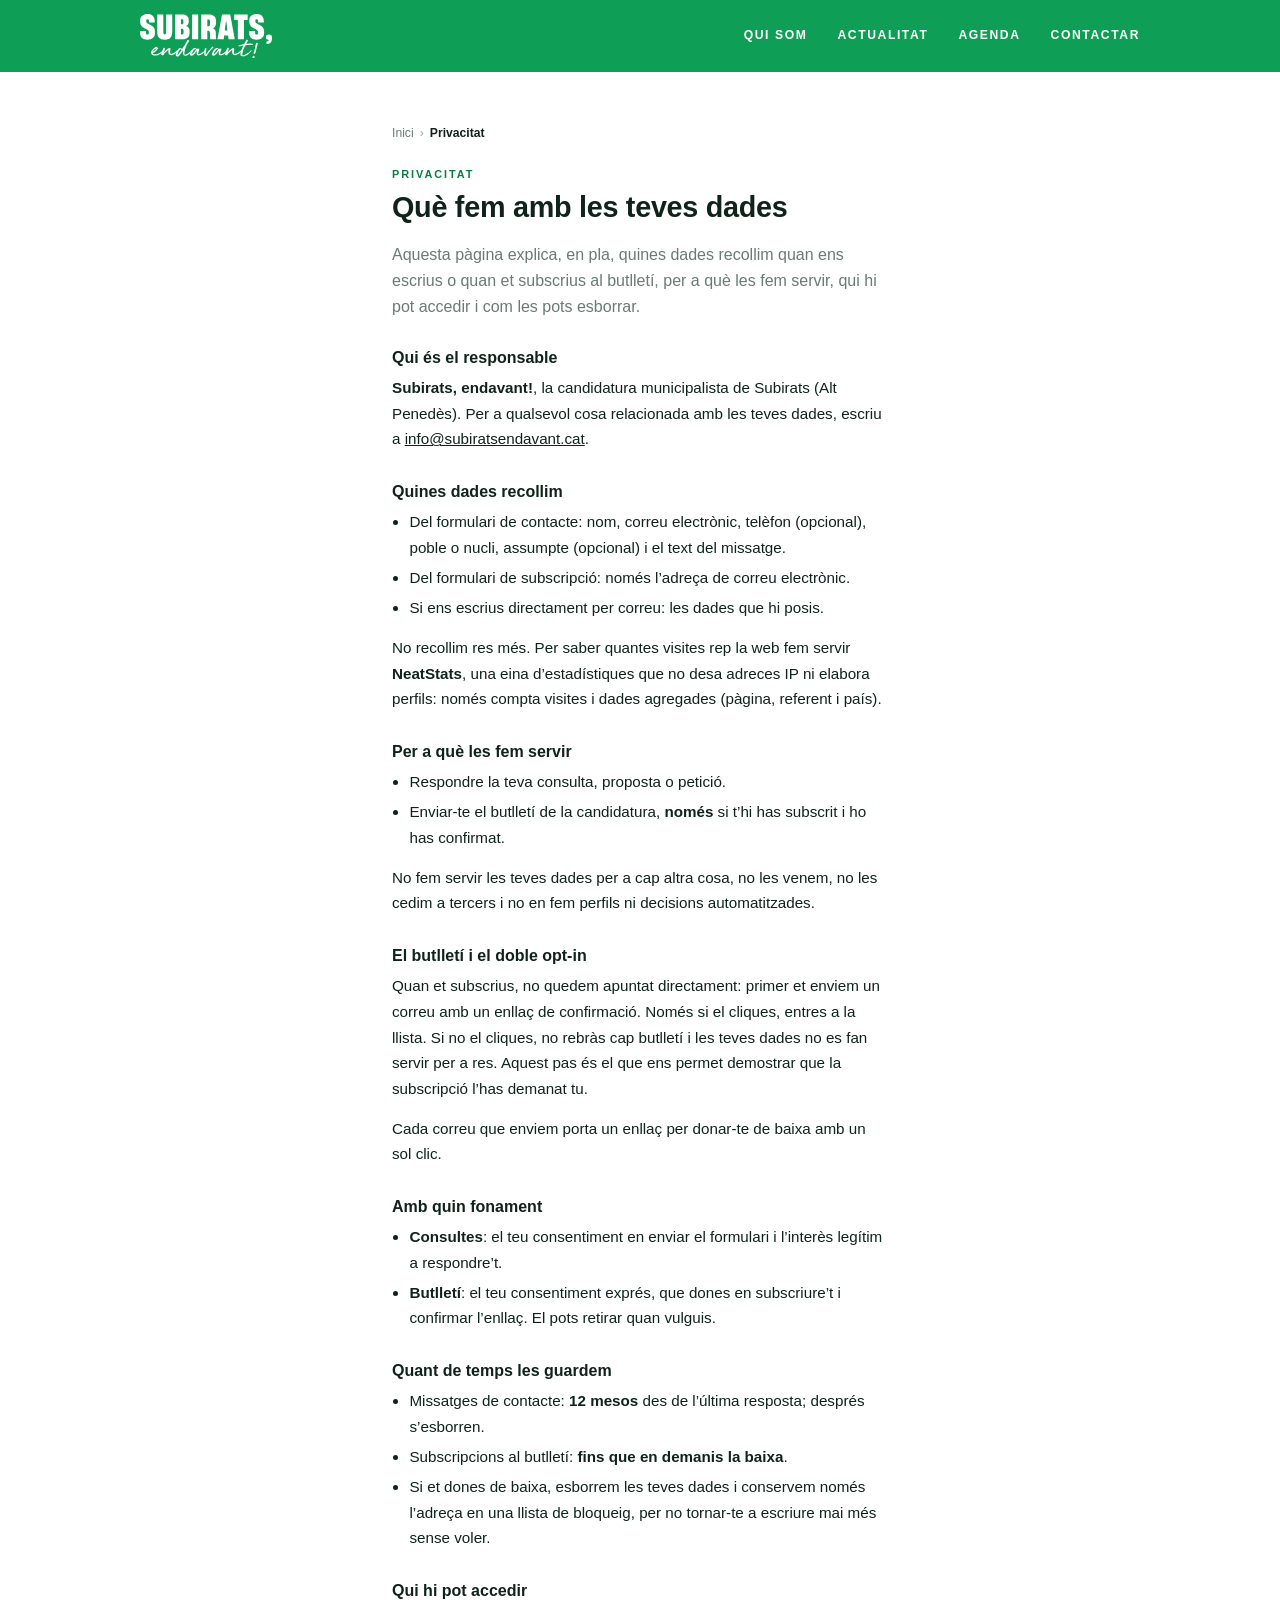
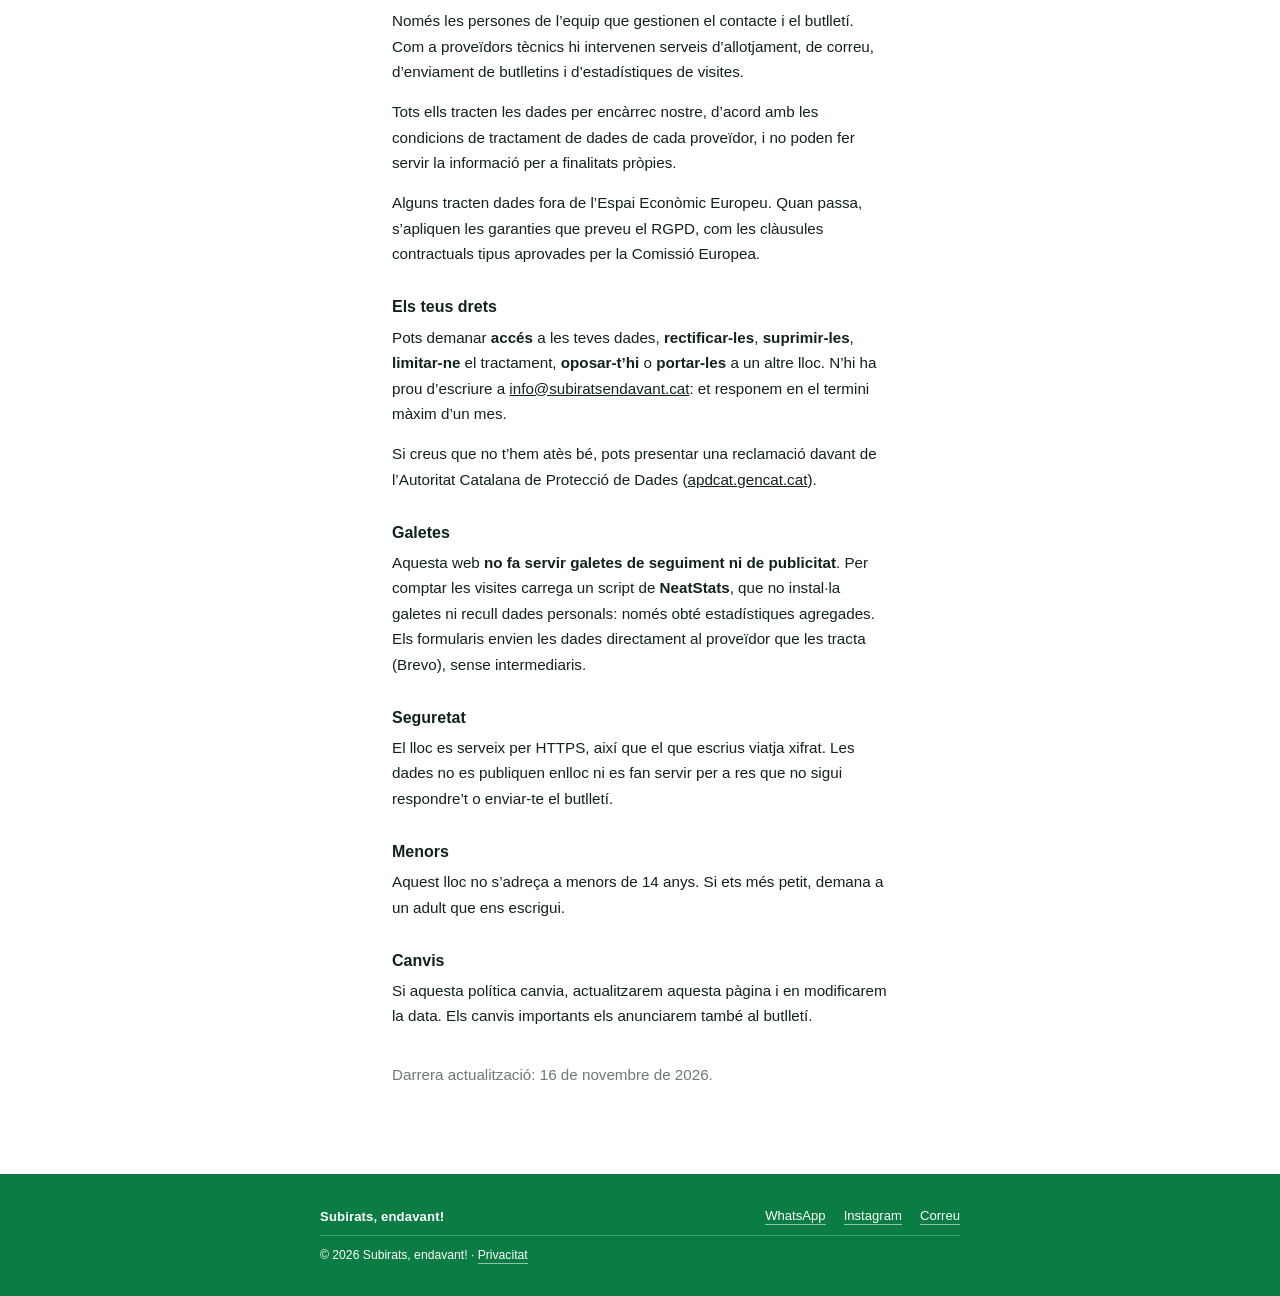
<file: privacitat.html>
<!DOCTYPE html>
<html lang="ca">
<head>
<meta charset="utf-8">
<meta name="viewport" content="width=device-width, initial-scale=1">
<meta name="neatstats_verification" content="NeatStats:dbe7da9c1c85ce8a">
<title>Privacitat · Subirats, endavant!</title>
<meta name="description" content="Com tractem les teves dades a Subirats, endavant!: què recollim, per a què, qui hi pot accedir, quant de temps i quins drets tens.">
<link rel="canonical" href="https://subiratsendavant.cat/privacitat">
<meta property="og:type" content="website">
<meta property="og:site_name" content="Subirats, endavant!">
<meta property="og:locale" content="ca_ES">
<meta property="og:title" content="Privacitat · Subirats, endavant!">
<meta property="og:description" content="Com tractem les teves dades a Subirats, endavant!: què recollim, per a què, qui hi pot accedir, quant de temps i quins drets tens.">
<meta property="og:url" content="https://subiratsendavant.cat/privacitat">
<meta property="og:image" content="https://subiratsendavant.cat/assets/og-subirats-2.jpg">
<meta property="og:image:width" content="1200">
<meta property="og:image:height" content="630">
<meta property="og:image:alt" content="Subirats, endavant! · Privacitat">
<meta name="twitter:card" content="summary_large_image">
<meta name="twitter:title" content="Privacitat · Subirats, endavant!">
<meta name="twitter:description" content="Com tractem les teves dades a Subirats, endavant!: què recollim, per a què, qui hi pot accedir, quant de temps i quins drets tens.">
<meta name="twitter:image" content="https://subiratsendavant.cat/assets/og-subirats-2.jpg">
<meta name="twitter:image:alt" content="Subirats, endavant! · Privacitat">
<meta name="theme-color" content="#0F9E55">
<link rel="icon" href="assets/favicon.svg" type="image/svg+xml">
<link rel="stylesheet" href="assets/style.css?v=47">
<script src="https://neatstats.net/view.js" defer></script>
<script type="application/ld+json">
{
  "@context": "https://schema.org",
  "@graph": [
    {
      "@type": "WebPage",
      "@id": "https://subiratsendavant.cat/privacitat#pagina",
      "url": "https://subiratsendavant.cat/privacitat",
      "name": "Privacitat · Subirats, endavant!",
      "description": "Com tractem les teves dades a Subirats, endavant!",
      "inLanguage": "ca",
      "isPartOf": {
        "@type": "WebSite",
        "name": "Subirats, endavant!",
        "url": "https://subiratsendavant.cat/"
      },
      "about": {
        "@type": "Organization",
        "name": "Subirats, endavant!",
        "url": "https://subiratsendavant.cat/"
      }
    },
    {
      "@type": "BreadcrumbList",
      "itemListElement": [
        {
          "@type": "ListItem",
          "position": 1,
          "name": "Inici",
          "item": "https://subiratsendavant.cat/"
        },
        {
          "@type": "ListItem",
          "position": 2,
          "name": "Privacitat",
          "item": "https://subiratsendavant.cat/privacitat"
        }
      ]
    }
  ]
}
</script>
</head>
<body class="interior">

<header class="site-cap">
  <div class="site-cap__inner">
    <a class="site-cap__marca" href="/" aria-label="Subirats, endavant!, pàgina d’inici">
      <img src="assets/logo.svg" alt="Subirats, endavant!" width="433" height="145">
    </a>
    <nav class="nav" id="menu-principal" aria-label="Navegació principal">
      <a href="/qui-som">Qui som</a>
      <a href="/actualitat">Actualitat</a>
      <a href="/agenda">Agenda</a>
      <a href="/contactar">Contactar</a>
    </nav>
    <button class="menu-boto" type="button" aria-expanded="false" aria-controls="menu-principal" aria-label="Obre el menú">
        <span class="menu-boto__barra"></span>
        <span class="menu-boto__barra"></span>
        <span class="menu-boto__barra"></span>
      </button>
  </div>
</header>

<main class="pagina pagina--legal">
  <nav class="engrunes" aria-label="Fil d’Ariadna">
    <ol>
      <li><a href="/">Inici</a></li>
      <li><span aria-current="page">Privacitat</span></li>
    </ol>
  </nav>

  <p class="kicker">Privacitat</p>
  <h1 class="pagina__titol">Què fem amb les teves dades</h1>

  <div class="prosa">
    <p class="entradeta">
      Aquesta pàgina explica, en pla, quines dades recollim quan ens escrius o quan
      et subscrius al butlletí, per a què les fem servir, qui hi pot accedir i com
      les pots esborrar.
    </p>

    <h2>Qui és el responsable</h2>
    <p>
      <strong>Subirats, endavant!</strong>, la candidatura municipalista de
      Subirats (Alt Penedès).
      Per a qualsevol cosa relacionada amb les teves dades, escriu a
      <a href="mailto:info@subiratsendavant.cat">info@subiratsendavant.cat</a>.
    </p>

    <h2>Quines dades recollim</h2>
    <ul>
      <li>Del formulari de contacte: nom, correu electrònic, telèfon (opcional),
        poble o nucli, assumpte (opcional) i el text del missatge.</li>
      <li>Del formulari de subscripció: només l’adreça de correu electrònic.</li>
      <li>Si ens escrius directament per correu: les dades que hi posis.</li>
    </ul>
    <p>
      No recollim res més. Per saber quantes visites rep la web fem servir
      <strong>NeatStats</strong>, una eina d’estadístiques que no desa adreces IP ni
      elabora perfils: només compta visites i dades agregades (pàgina, referent i
      país).
    </p>

    <h2>Per a què les fem servir</h2>
    <ul>
      <li>Respondre la teva consulta, proposta o petició.</li>
      <li>Enviar-te el butlletí de la candidatura, <strong>només</strong> si t’hi has
        subscrit i ho has confirmat.</li>
    </ul>
    <p>
      No fem servir les teves dades per a cap altra cosa, no les venem, no les cedim
      a tercers i no en fem perfils ni decisions automatitzades.
    </p>

    <h2>El butlletí i el doble opt-in</h2>
    <p>
      Quan et subscrius, no quedem apuntat directament: primer et enviem un correu
      amb un enllaç de confirmació. Només si el cliques, entres a la llista. Si no el
      cliques, no rebràs cap butlletí i les teves dades no es fan servir per a res.
      Aquest pas és el que ens permet demostrar que la subscripció l’has demanat tu.
    </p>
    <p>
      Cada correu que enviem porta un enllaç per donar-te de baixa amb un sol clic.
    </p>

    <h2>Amb quin fonament</h2>
    <ul>
      <li><strong>Consultes</strong>: el teu consentiment en enviar el formulari i
        l’interès legítim a respondre’t.</li>
      <li><strong>Butlletí</strong>: el teu consentiment exprés, que dones en
        subscriure’t i confirmar l’enllaç. El pots retirar quan vulguis.</li>
    </ul>

    <h2>Quant de temps les guardem</h2>
    <ul>
      <li>Missatges de contacte: <strong>12 mesos</strong> des de l’última resposta;
        després s’esborren.</li>
      <li>Subscripcions al butlletí: <strong>fins que en demanis la baixa</strong>.</li>
      <li>Si et dones de baixa, esborrem les teves dades i conservem només l’adreça en
        una llista de bloqueig, per no tornar-te a escriure mai més sense voler.</li>
    </ul>

    <h2>Qui hi pot accedir</h2>
    <p>
      Només les persones de l’equip que gestionen el contacte i el butlletí. Com a
      proveïdors tècnics hi intervenen serveis d’allotjament, de correu,
      d’enviament de butlletins i d’estadístiques de visites.
    </p>
    <p>
      Tots ells tracten les dades per encàrrec nostre, d’acord amb les condicions de
      tractament de dades de cada proveïdor, i no poden fer servir la informació per
      a finalitats pròpies.
    </p>
    <p>
      Alguns tracten dades fora de l’Espai Econòmic Europeu. Quan passa,
      s’apliquen les garanties que preveu el RGPD, com les clàusules contractuals
      tipus aprovades per la Comissió Europea.
    </p>

    <h2>Els teus drets</h2>
    <p>
      Pots demanar <strong>accés</strong> a les teves dades, <strong>rectificar-les</strong>,
      <strong>suprimir-les</strong>, <strong>limitar-ne</strong> el tractament,
      <strong>oposar-t’hi</strong> o <strong>portar-les</strong> a un altre lloc. N’hi ha prou
      d’escriure a <a href="mailto:info@subiratsendavant.cat">info@subiratsendavant.cat</a>:
      et responem en el termini màxim d’un mes.
    </p>
    <p>
      Si creus que no t’hem atès bé, pots presentar una reclamació davant de
      l’Autoritat Catalana de Protecció de Dades
      (<a href="https://apdcat.gencat.cat" rel="noopener noreferrer" target="_blank">apdcat.gencat.cat</a>).
    </p>

    <h2>Galetes</h2>
    <p>
      Aquesta web <strong>no fa servir galetes de seguiment ni de publicitat</strong>.
      Per comptar les visites carrega un script de <strong>NeatStats</strong>, que no
      instal·la galetes ni recull dades personals: només obté estadístiques
      agregades. Els formularis envien les dades directament al proveïdor que les
      tracta (Brevo), sense intermediaris.
    </p>

    <h2>Seguretat</h2>
    <p>
      El lloc es serveix per HTTPS, així que el que escrius viatja xifrat. Les dades no
      es publiquen enlloc ni es fan servir per a res que no sigui respondre’t o enviar-te
      el butlletí.
    </p>

    <h2>Menors</h2>
    <p>
      Aquest lloc no s’adreça a menors de 14 anys. Si ets més petit, demana a un adult
      que ens escrigui.
    </p>

    <h2>Canvis</h2>
    <p>
      Si aquesta política canvia, actualitzarem aquesta pàgina i en modificarem la data.
      Els canvis importants els anunciarem també al butlletí.
    </p>

    <p class="article__signatura">Darrera actualització: 16 de novembre de 2026.</p>
  </div>
</main>

<footer class="peu">
  <div class="peu__inner">
    <p class="peu__marca">Subirats, endavant!</p>
    <nav class="peu__xarxes" aria-label="Xarxes i contacte">
      <a href="https://chat.whatsapp.com/DFD99c0NbTZ797JmKTcSfr" target="_blank" rel="noopener noreferrer">WhatsApp</a>
      <a href="https://www.instagram.com/aps_cup/" target="_blank" rel="noopener noreferrer">Instagram</a>
      <a href="mailto:info@subiratsendavant.cat">Correu</a>
    </nav>
    <p class="peu__legal">© <span id="any">2026</span> Subirats, endavant! · <a href="/privacitat">Privacitat</a></p>
  </div>
</footer>

<script src="assets/app.js?v=29"></script>
</body>
</html>
</file>
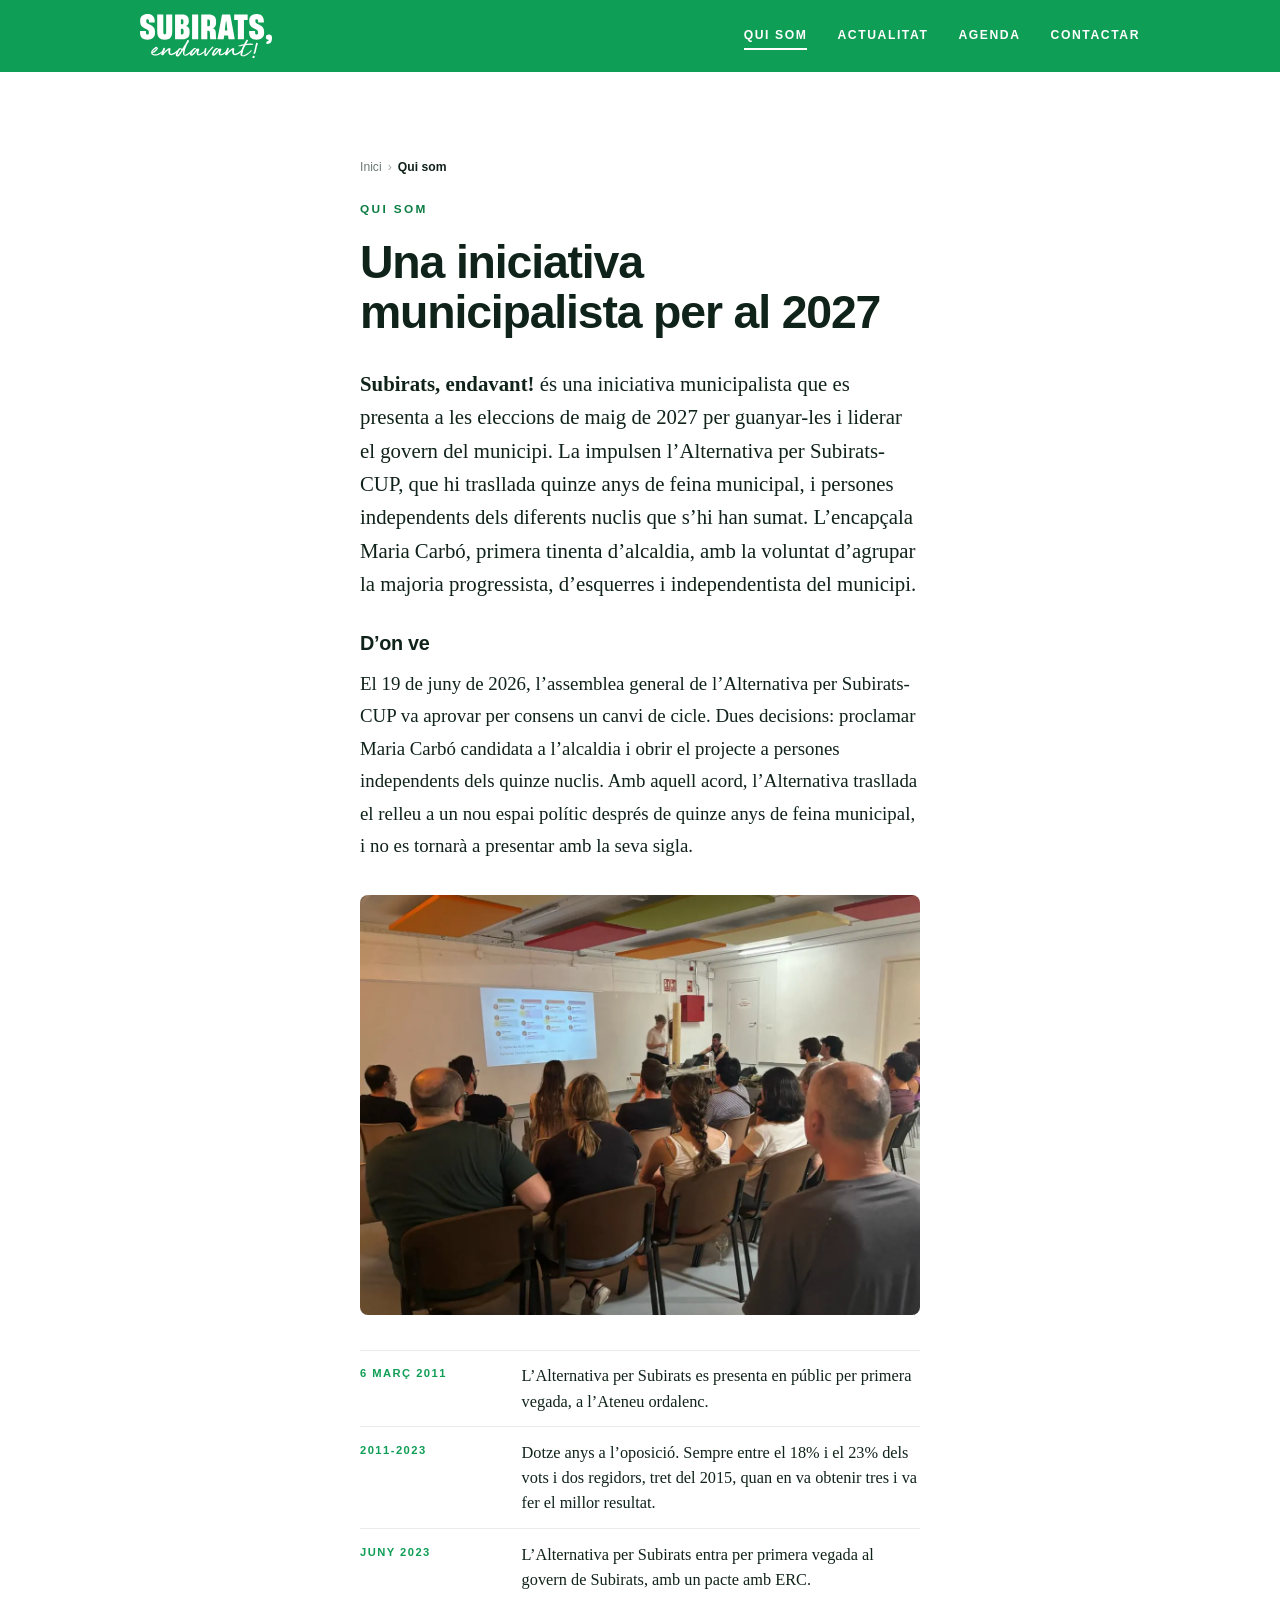
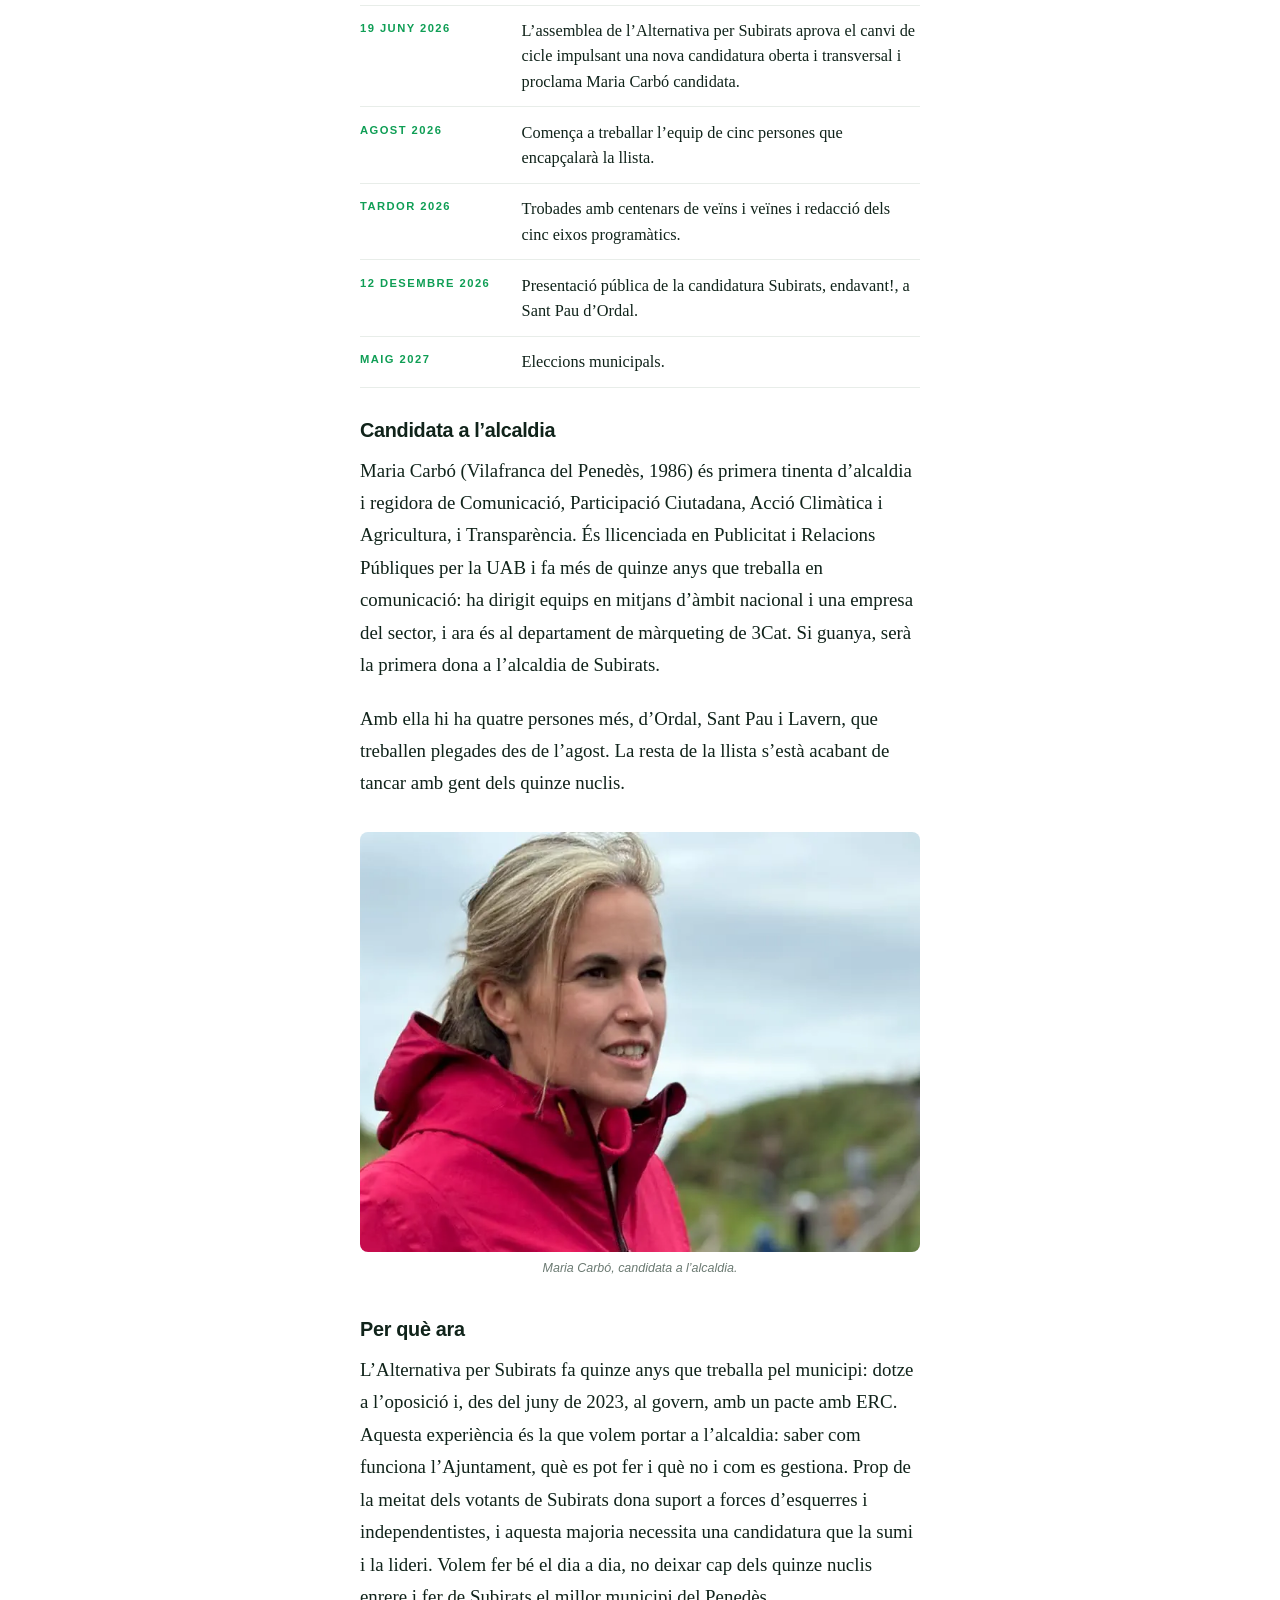
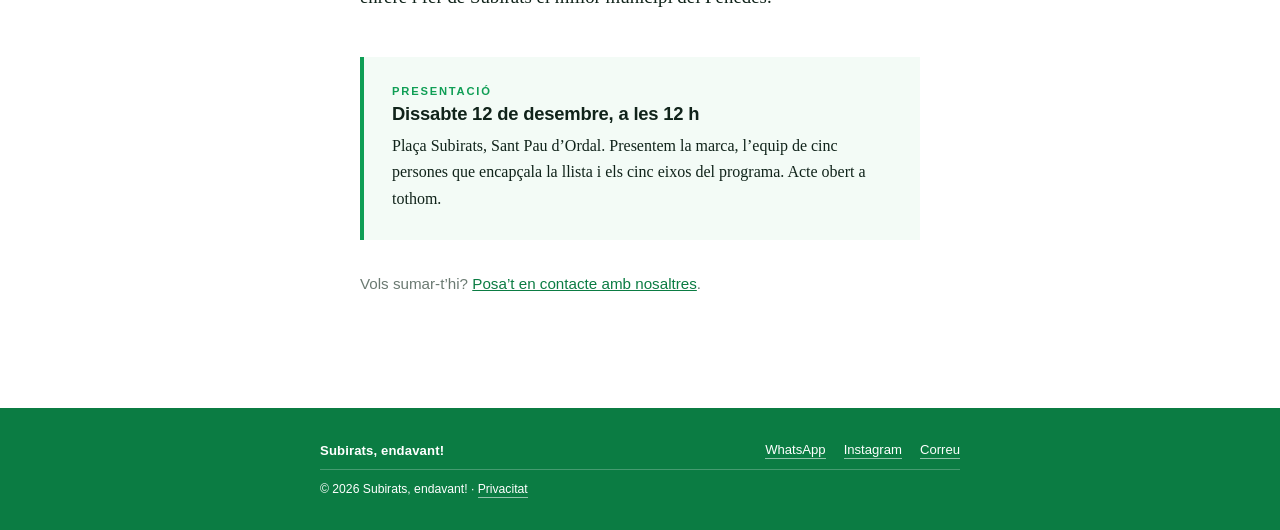
<file: qui-som.html>
<!DOCTYPE html>
<html lang="ca">
<head>
<meta charset="utf-8">
<meta name="viewport" content="width=device-width, initial-scale=1">
<meta name="neatstats_verification" content="NeatStats:dbe7da9c1c85ce8a">
<title>Qui som · La iniciativa municipalista de Subirats</title>
<meta name="description" content="Subirats, endavant!: la iniciativa municipalista que l’Alternativa per Subirats-CUP impulsa per a les eleccions de 2027.">
<link rel="canonical" href="https://subiratsendavant.cat/qui-som">
<meta property="og:type" content="website">
<meta property="og:site_name" content="Subirats, endavant!">
<meta property="og:locale" content="ca_ES">
<meta property="og:title" content="Qui som · La iniciativa municipalista de Subirats">
<meta property="og:description" content="Subirats, endavant!: la iniciativa municipalista que l’Alternativa per Subirats-CUP impulsa per a les eleccions de 2027.">
<meta property="og:url" content="https://subiratsendavant.cat/qui-som">
<meta property="og:image" content="https://subiratsendavant.cat/assets/og-subirats-2.jpg">
<meta property="og:image:width" content="1200">
<meta property="og:image:height" content="630">
<meta property="og:image:alt" content="Subirats, endavant! · La iniciativa municipalista de Subirats">
<meta name="twitter:card" content="summary_large_image">
<meta name="twitter:title" content="Qui som · La iniciativa municipalista de Subirats">
<meta name="twitter:description" content="Subirats, endavant!: la iniciativa municipalista que l’Alternativa per Subirats-CUP impulsa per a les eleccions de 2027.">
<meta name="twitter:image" content="https://subiratsendavant.cat/assets/og-subirats-2.jpg">
<meta name="twitter:image:alt" content="Subirats, endavant! · La iniciativa municipalista de Subirats">
<meta name="theme-color" content="#0F9E55">
<link rel="icon" href="assets/favicon.svg" type="image/svg+xml">
<link rel="stylesheet" href="assets/style.css?v=47">
<script src="https://neatstats.net/view.js" defer></script>
<script type="application/ld+json">
{
  "@context": "https://schema.org",
  "@graph": [
    {
      "@type": "WebPage",
      "@id": "https://subiratsendavant.cat/qui-som#pagina",
      "url": "https://subiratsendavant.cat/qui-som",
      "name": "Qui som · Subirats, endavant!",
      "description": "La iniciativa municipalista que l’Alternativa per Subirats-CUP impulsa per a les eleccions de 2027.",
      "inLanguage": "ca",
      "isPartOf": {
        "@type": "WebSite",
        "name": "Subirats, endavant!",
        "url": "https://subiratsendavant.cat/"
      },
      "about": {
        "@type": "Organization",
        "name": "Subirats, endavant!",
        "url": "https://subiratsendavant.cat/"
      }
    },
    {
      "@type": "BreadcrumbList",
      "itemListElement": [
        {
          "@type": "ListItem",
          "position": 1,
          "name": "Inici",
          "item": "https://subiratsendavant.cat/"
        },
        {
          "@type": "ListItem",
          "position": 2,
          "name": "Qui som",
          "item": "https://subiratsendavant.cat/qui-som"
        }
      ]
    }
  ]
}
</script>
</head>
<body class="interior">

<header class="site-cap">
  <div class="site-cap__inner">
    <a class="site-cap__marca" href="/" aria-label="Subirats, endavant!, pàgina d’inici">
      <img src="assets/logo.svg" alt="Subirats, endavant!" width="433" height="145">
    </a>
    <nav class="nav" id="menu-principal" aria-label="Navegació principal">
      <a href="/qui-som" aria-current="page">Qui som</a>
      <a href="/actualitat">Actualitat</a>
      <a href="/agenda">Agenda</a>
      <a href="/contactar">Contactar</a>
    </nav>
      <button class="menu-boto" type="button" aria-expanded="false" aria-controls="menu-principal" aria-label="Obre el menú">
        <span class="menu-boto__barra"></span>
        <span class="menu-boto__barra"></span>
        <span class="menu-boto__barra"></span>
      </button>
  </div>
</header>

<main class="pagina">
  <nav class="engrunes" aria-label="Fil d’Ariadna">
    <ol>
      <li><a href="/">Inici</a></li>
      <li><span aria-current="page">Qui som</span></li>
    </ol>
  </nav>

  <p class="kicker">Qui som</p>
  <h1 class="pagina__titol">Una iniciativa municipalista per al 2027</h1>

  <div class="prosa">
    <p class="entradeta">
      <strong>Subirats, endavant!</strong> és una iniciativa municipalista que es
      presenta a les eleccions de maig de 2027 per guanyar-les i liderar el govern
      del municipi. La impulsen l’Alternativa per Subirats-CUP, que hi trasllada
      quinze anys de feina municipal, i persones independents dels diferents nuclis
      que s’hi han sumat. L’encapçala Maria Carbó, primera tinenta d’alcaldia, amb la
      voluntat d’agrupar la majoria progressista, d’esquerres i independentista del
      municipi.
    </p>

    <h2>D’on ve</h2>
    <p>
      El 19 de juny de 2026, l’assemblea general de l’Alternativa per Subirats-CUP
      va aprovar per consens un canvi de cicle. Dues decisions: proclamar Maria
      Carbó candidata a l’alcaldia i obrir el projecte a persones independents dels
      quinze nuclis. Amb aquell acord, l’Alternativa trasllada el relleu a un nou
      espai polític després de quinze anys de feina municipal, i no es tornarà a
      presentar amb la seva sigla.
    </p>

    <figure class="foto">
      <picture>
        <source srcset="assets/assemblea.webp" type="image/webp">
        <img src="assets/assemblea.jpg" alt="Assemblea de l’Alternativa per Subirats-CUP amb veïns i veïnes del municipi"
           width="1200" height="900" loading="lazy">
      </picture>
    </figure>
  </div>

  <ol class="fites">
    <li>
      <span class="fites__data">6 març 2011</span>
      <span class="fites__fet">L’Alternativa per Subirats es presenta en públic per primera vegada, a l’Ateneu ordalenc.</span>
    </li>
    <li>
      <span class="fites__data">2011-2023</span>
      <span class="fites__fet">Dotze anys a l’oposició. Sempre entre el 18% i el 23% dels vots i dos regidors, tret del 2015, quan en va obtenir tres i va fer el millor resultat.</span>
    </li>
    <li>
      <span class="fites__data">Juny 2023</span>
      <span class="fites__fet">L’Alternativa per Subirats entra per primera vegada al govern de Subirats, amb un pacte amb ERC.</span>
    </li>
    <li>
      <span class="fites__data">19 juny 2026</span>
      <span class="fites__fet">L’assemblea de l’Alternativa per Subirats aprova el canvi de cicle impulsant una nova candidatura oberta i transversal i proclama Maria Carbó candidata.</span>
    </li>
    <li>
      <span class="fites__data">Agost 2026</span>
      <span class="fites__fet">Comença a treballar l’equip de cinc persones que encapçalarà la llista.</span>
    </li>
    <li>
      <span class="fites__data">Tardor 2026</span>
      <span class="fites__fet">Trobades amb centenars de veïns i veïnes i redacció dels cinc eixos programàtics.</span>
    </li>
    <li>
      <span class="fites__data">12 desembre 2026</span>
      <span class="fites__fet">Presentació pública de la candidatura Subirats, endavant!, a Sant Pau d’Ordal.</span>
    </li>
    <li>
      <span class="fites__data">Maig 2027</span>
      <span class="fites__fet">Eleccions municipals.</span>
    </li>
  </ol>

  <div class="prosa">
    <h2>Candidata a l’alcaldia</h2>
    <p>
      Maria Carbó (Vilafranca del Penedès, 1986) és primera tinenta d’alcaldia i regidora de
      Comunicació, Participació Ciutadana, Acció Climàtica i Agricultura, i
      Transparència. És llicenciada en Publicitat i Relacions Públiques per la UAB i
      fa més de quinze anys que treballa en comunicació: ha dirigit equips en mitjans
      d’àmbit nacional i una empresa del sector, i ara és al departament de màrqueting
      de 3Cat. Si guanya, serà la primera dona a l’alcaldia de Subirats.
    </p>
    <p>
      Amb ella hi ha quatre persones més, d’Ordal, Sant Pau i Lavern, que treballen
      plegades des de l’agost. La resta de la llista s’està acabant de tancar amb gent
      dels quinze nuclis.
    </p>

    <figure class="foto foto--retrat">
      <picture>
        <source srcset="assets/maria-carbo.webp" type="image/webp">
        <img src="assets/maria-carbo.jpg" alt="Retrat de Maria Carbó"
           width="900" height="590" loading="lazy">
      </picture>
      <figcaption>Maria Carbó, candidata a l’alcaldia.</figcaption>
    </figure>

    <h2>Per què ara</h2>
    <p>
      L’Alternativa per Subirats fa quinze anys que treballa pel municipi: dotze a
      l’oposició i, des del juny de 2023, al govern, amb un pacte amb ERC. Aquesta
      experiència és la que volem portar a l’alcaldia: saber com funciona
      l’Ajuntament, què es pot fer i què no i com es gestiona. Prop de la meitat dels votants de
      Subirats dona suport a forces d’esquerres i independentistes, i aquesta majoria
      necessita una candidatura que la sumi i la lideri. Volem fer bé el dia a dia, no
      deixar cap dels quinze nuclis enrere i fer de Subirats el millor municipi del
      Penedès.
    </p>
  </div>

  <section class="fitxa fitxa--acte">
    <p class="fitxa__etiqueta">Presentació</p>
    <h2 class="fitxa__titol">Dissabte 12 de desembre, a les 12 h</h2>
    <p class="fitxa__text">
      Plaça Subirats, Sant Pau d’Ordal. Presentem la marca, l’equip de cinc persones
      que encapçala la llista i els cinc eixos del programa. Acte obert a tothom.
    </p>
  </section>

  <p class="pagina__peu">
    Vols sumar-t’hi? <a href="/contactar">Posa’t en contacte amb nosaltres</a>.
  </p>
</main>

<footer class="peu">
  <div class="peu__inner">
    <p class="peu__marca">Subirats, endavant!</p>
    <nav class="peu__xarxes" aria-label="Xarxes i contacte">
      <a href="https://chat.whatsapp.com/DFD99c0NbTZ797JmKTcSfr" target="_blank" rel="noopener noreferrer">WhatsApp</a>
      <a href="https://www.instagram.com/aps_cup/" target="_blank" rel="noopener noreferrer">Instagram</a>
      <a href="mailto:info@subiratsendavant.cat">Correu</a>
    </nav>
    <p class="peu__legal">© <span id="any">2026</span> Subirats, endavant! · <a href="/privacitat">Privacitat</a></p>
  </div>
</footer>

<script src="assets/app.js?v=29"></script>
</body>
</html>
</file>
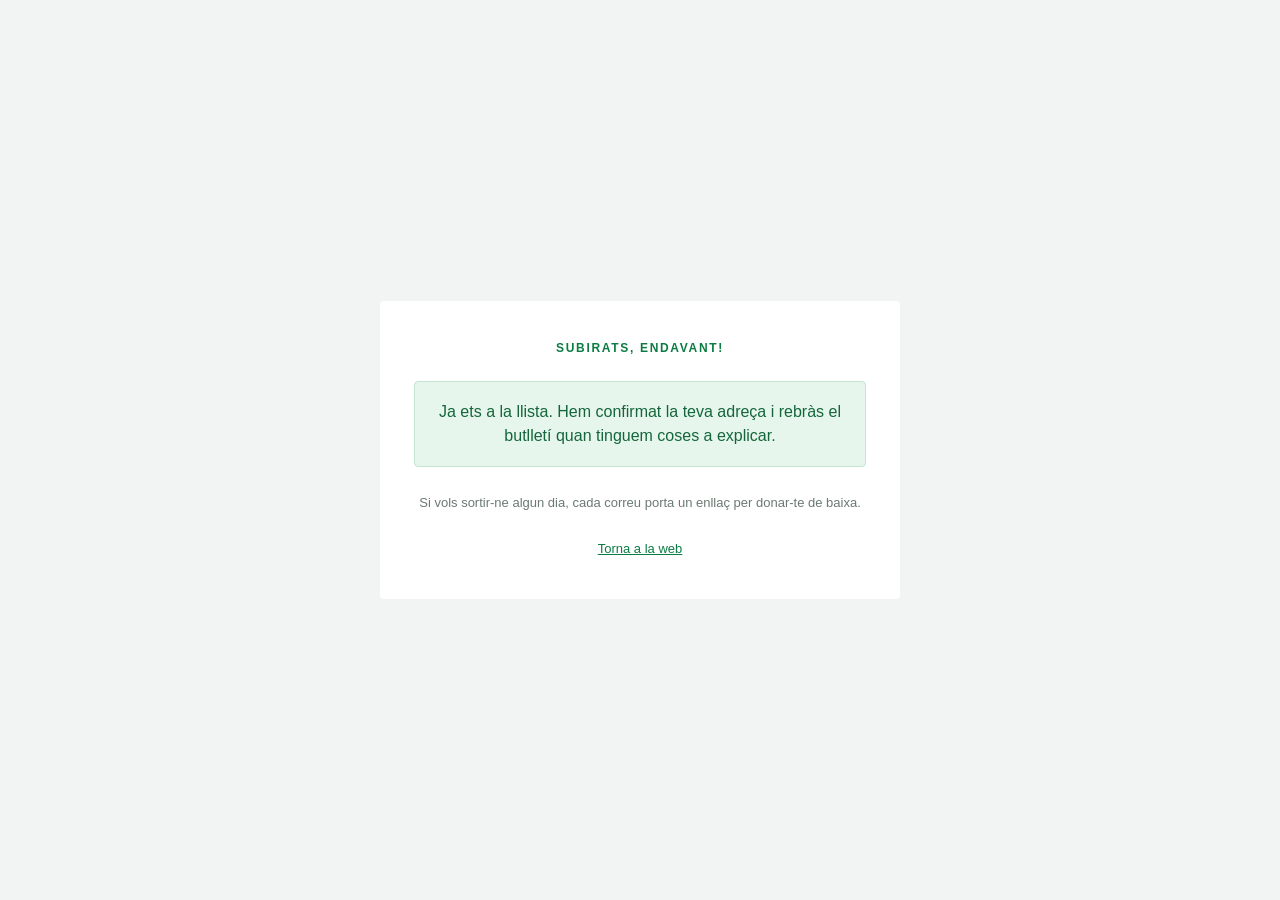
<file: subscrit.html>
<!DOCTYPE html>
<html lang="ca">
<head>
<meta charset="utf-8">
<meta name="viewport" content="width=device-width, initial-scale=1">
<meta name="neatstats_verification" content="NeatStats:dbe7da9c1c85ce8a">
<title>Subscripció confirmada · Subirats, endavant!</title>
<meta name="robots" content="noindex,nofollow">
<meta name="theme-color" content="#0F9E55">
<link rel="icon" href="assets/favicon.svg" type="image/svg+xml">
<style>
  html, body { margin: 0; padding: 0; }
  body {
    min-height: 100vh;
    display: flex;
    align-items: center;
    justify-content: center;
    background: #f2f4f3;
    font-family: -apple-system, "Helvetica Neue", Helvetica, Arial, sans-serif;
    padding: 24px;
    box-sizing: border-box;
  }
  .caixa {
    width: 100%;
    max-width: 520px;
    background: #ffffff;
    border-radius: 4px;
    padding: 40px 34px;
    box-sizing: border-box;
    text-align: center;
  }
  .marca {
    display: block;
    font-size: 12px;
    font-weight: 700;
    letter-spacing: .14em;
    text-transform: uppercase;
    color: #0b7c43;
    margin-bottom: 26px;
  }
  .vh { position:absolute; width:1px; height:1px; overflow:hidden; clip:rect(0 0 0 0); white-space:nowrap; }
  .avis {
    background: #e6f6ec;
    border: 1px solid #c3e6d1;
    border-radius: 4px;
    padding: 18px 20px;
    font-size: 16px;
    line-height: 24px;
    color: #14663a;
  }
  .peu {
    margin: 26px 0 0;
    font-size: 13px;
    line-height: 20px;
    color: #6b7a72;
  }
  .peu a { color: #0b7c43; text-decoration: underline; }
</style>
<script src="https://neatstats.net/view.js" defer></script>
</head>
<body>
  <main class="caixa">
    <span class="marca">Subirats, endavant!</span>
    <h1 class="vh">Subscripció confirmada</h1>
    <p class="avis">Ja ets a la llista. Hem confirmat la teva adreça i rebràs el butlletí quan tinguem coses a explicar.</p>
    <p class="peu">Si vols sortir-ne algun dia, cada correu porta un enllaç per donar-te de baixa.</p>
    <p class="peu"><a href="/">Torna a la web</a></p>
  </main>
</body>
</html>
</file>
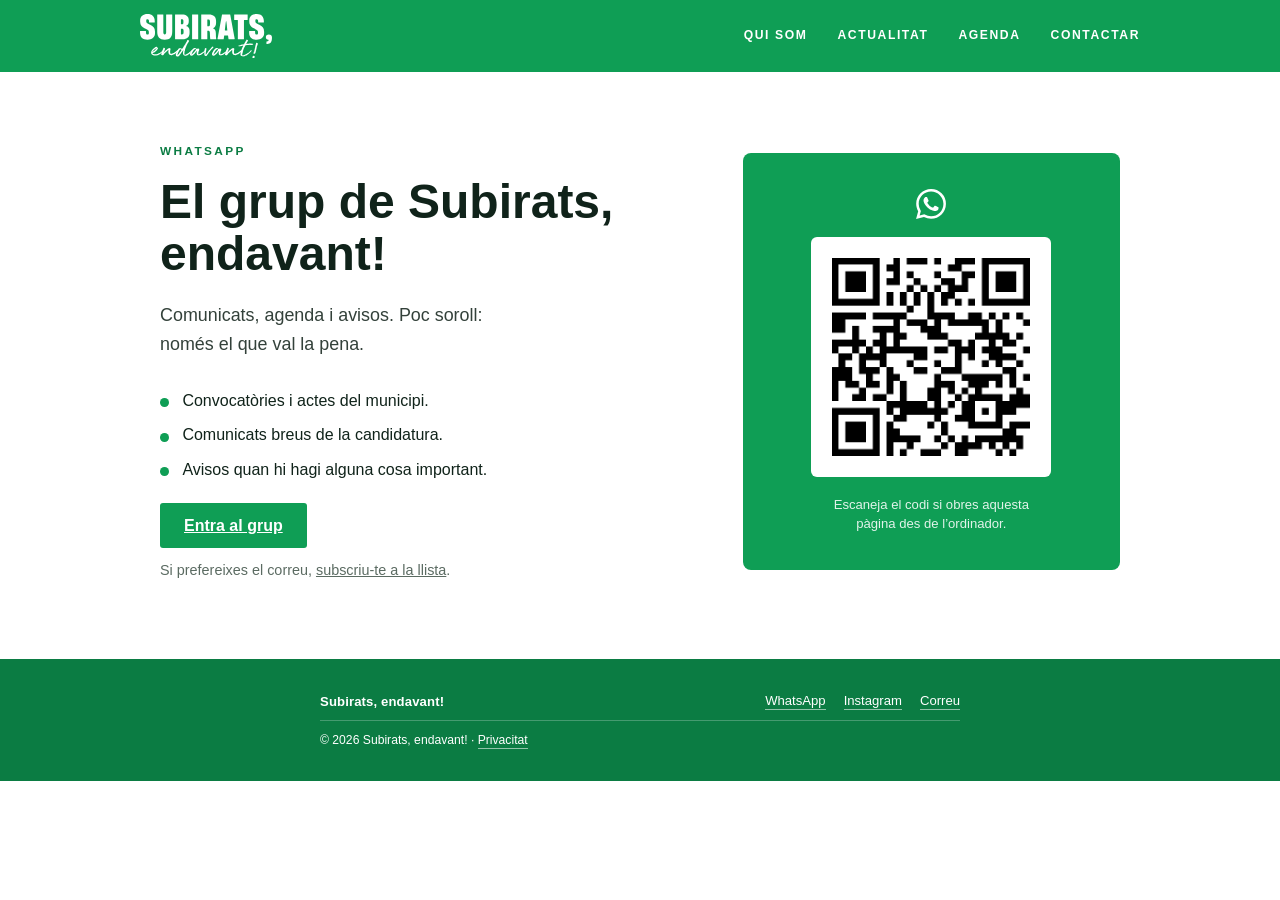
<file: whatsapp.html>
<!DOCTYPE html>
<html lang="ca">
<head>
<meta charset="utf-8">
<meta name="viewport" content="width=device-width, initial-scale=1">
<meta name="neatstats_verification" content="NeatStats:dbe7da9c1c85ce8a">
<title>Grup de WhatsApp · Subirats, endavant!</title>
<meta name="description" content="Uneix-te al grup de WhatsApp de Subirats, endavant!: comunicats, agenda, avisos i conversa amb la gent que fa possible el projecte.">
<link rel="canonical" href="https://subiratsendavant.cat/whatsapp">
<meta property="og:type" content="website">
<meta property="og:site_name" content="Subirats, endavant!">
<meta property="og:locale" content="ca_ES">
<meta property="og:title" content="Grup de WhatsApp · Subirats, endavant!">
<meta property="og:description" content="Comunicats, agenda i avisos. Uneix-te al grup.">
<meta property="og:url" content="https://subiratsendavant.cat/whatsapp">
<meta property="og:image" content="https://subiratsendavant.cat/assets/og-subirats-2.jpg">
<meta property="og:image:width" content="1200">
<meta property="og:image:height" content="630">
<meta property="og:image:alt" content="Subirats, endavant! · Grup de WhatsApp">
<meta name="twitter:card" content="summary_large_image">
<meta name="twitter:title" content="Grup de WhatsApp · Subirats, endavant!">
<meta name="twitter:description" content="Comunicats, agenda i avisos. Uneix-te al grup.">
<meta name="twitter:image" content="https://subiratsendavant.cat/assets/og-subirats-2.jpg">
<meta name="twitter:image:alt" content="Subirats, endavant! · Grup de WhatsApp">
<meta name="theme-color" content="#0F9E55">
<link rel="icon" href="assets/favicon.svg" type="image/svg+xml">
<link rel="stylesheet" href="assets/style.css?v=47">
<link rel="stylesheet" href="assets/wa.css?v=1">
<script src="https://neatstats.net/view.js" defer></script>
<script type="application/ld+json">
{
  "@context": "https://schema.org",
  "@graph": [
    {
      "@type": "WebPage",
      "@id": "https://subiratsendavant.cat/whatsapp#pagina",
      "url": "https://subiratsendavant.cat/whatsapp",
      "name": "Grup de WhatsApp · Subirats, endavant!",
      "description": "Uneix-te al grup de WhatsApp de Subirats, endavant!",
      "inLanguage": "ca",
      "isPartOf": {
        "@type": "WebSite",
        "name": "Subirats, endavant!",
        "url": "https://subiratsendavant.cat/"
      },
      "about": {
        "@type": "Organization",
        "name": "Subirats, endavant!",
        "url": "https://subiratsendavant.cat/"
      }
    },
    {
      "@type": "BreadcrumbList",
      "itemListElement": [
        {
          "@type": "ListItem",
          "position": 1,
          "name": "Inici",
          "item": "https://subiratsendavant.cat/"
        },
        {
          "@type": "ListItem",
          "position": 2,
          "name": "Grup de WhatsApp",
          "item": "https://subiratsendavant.cat/whatsapp"
        }
      ]
    }
  ]
}
</script>
</head>
<body class="interior">

<header class="site-cap">
  <div class="site-cap__inner">
    <a class="site-cap__marca" href="/" aria-label="Subirats, endavant!, pàgina d’inici">
      <img src="assets/logo.svg" alt="Subirats, endavant!" width="433" height="145">
    </a>
    <nav class="nav" id="menu-principal" aria-label="Navegació principal">
      <a href="/qui-som">Qui som</a>
      <a href="/actualitat">Actualitat</a>
      <a href="/agenda">Agenda</a>
      <a href="/contactar">Contactar</a>
    </nav>
      <button class="menu-boto" type="button" aria-expanded="false" aria-controls="menu-principal" aria-label="Obre el menú">
        <span class="menu-boto__barra"></span>
        <span class="menu-boto__barra"></span>
        <span class="menu-boto__barra"></span>
      </button>
  </div>
</header>

<main class="wa-pagina">
  <section class="wa-bloc">
    <div class="wa-bloc__text">
      <p class="kicker wa-kicker">WhatsApp</p>
      <h1 class="wa-titol">El grup de Subirats, endavant!</h1>
      <p class="wa-intro">
        Comunicats, agenda i avisos. Poc soroll: només el que val la pena.
      </p>
      <ul class="wa-llista">
        <li>Convocatòries i actes del municipi.</li>
        <li>Comunicats breus de la candidatura.</li>
        <li>Avisos quan hi hagi alguna cosa important.</li>
      </ul>
      <p class="wa-boto">
        <a class="boto" href="https://chat.whatsapp.com/DFD99c0NbTZ797JmKTcSfr"
           target="_blank" rel="noopener noreferrer">Entra al grup</a>
      </p>
      <p class="wa-alternativa">
        Si prefereixes el correu, <a href="/#inici">subscriu-te a la llista</a>.
      </p>
    </div>

    <aside class="wa-targeta">
      <svg viewBox="0 0 24 24" aria-hidden="true" focusable="false"><path fill="currentColor" d="M17.472 14.382c-.297-.149-1.758-.867-2.03-.967-.273-.099-.471-.148-.67.15-.197.297-.767.966-.94 1.164-.173.199-.347.223-.644.075-.297-.15-1.255-.463-2.39-1.475-.883-.788-1.48-1.761-1.653-2.059-.173-.297-.018-.458.13-.606.134-.133.298-.347.446-.52.149-.174.198-.298.298-.497.099-.198.05-.371-.025-.52-.075-.149-.669-1.612-.916-2.207-.242-.579-.487-.5-.669-.51-.173-.008-.371-.01-.57-.01-.198 0-.52.074-.792.372-.272.297-1.04 1.016-1.04 2.479 0 1.462 1.065 2.875 1.213 3.074.149.198 2.096 3.2 5.077 4.487.709.306 1.262.489 1.694.625.712.227 1.36.195 1.871.118.571-.085 1.758-.719 2.006-1.413.248-.694.248-1.289.173-1.413-.074-.124-.272-.198-.57-.347m-5.421 7.403h-.004a9.87 9.87 0 01-5.031-1.378l-.361-.214-3.741.982.998-3.648-.235-.374a9.86 9.86 0 01-1.51-5.26c.001-5.45 4.436-9.884 9.888-9.884 2.64 0 5.122 1.03 6.988 2.898a9.825 9.825 0 012.893 6.994c-.003 5.45-4.437 9.884-9.885 9.884m8.413-18.297A11.815 11.815 0 0012.05 0C5.495 0 .16 5.335.157 11.892c0 2.096.547 4.142 1.588 5.945L.057 24l6.305-1.654a11.882 11.882 0 005.683 1.448h.005c6.554 0 11.89-5.335 11.893-11.893a11.821 11.821 0 00-3.48-8.413Z"/></svg>
      <div class="wa-targeta__marc"><img class="wa-targeta__qr" src="assets/qr-whatsapp.png" width="240" height="240" alt="Codi QR per entrar al grup de WhatsApp de Subirats, endavant!"></div>
      <p class="wa-targeta__peu">
        Escaneja el codi si obres aquesta pàgina des de l’ordinador.
      </p>
    </aside>
  </section>
</main>

<footer class="peu">
  <div class="peu__inner">
    <p class="peu__marca">Subirats, endavant!</p>
    <nav class="peu__xarxes" aria-label="Xarxes i contacte">
      <a href="https://chat.whatsapp.com/DFD99c0NbTZ797JmKTcSfr" target="_blank" rel="noopener noreferrer">WhatsApp</a>
      <a href="https://www.instagram.com/aps_cup/" target="_blank" rel="noopener noreferrer">Instagram</a>
      <a href="mailto:info@subiratsendavant.cat">Correu</a>
    </nav>
    <p class="peu__legal">© <span id="any">2026</span> Subirats, endavant! · <a href="/privacitat">Privacitat</a></p>
  </div>
</footer>
</body>
</html>
</file>
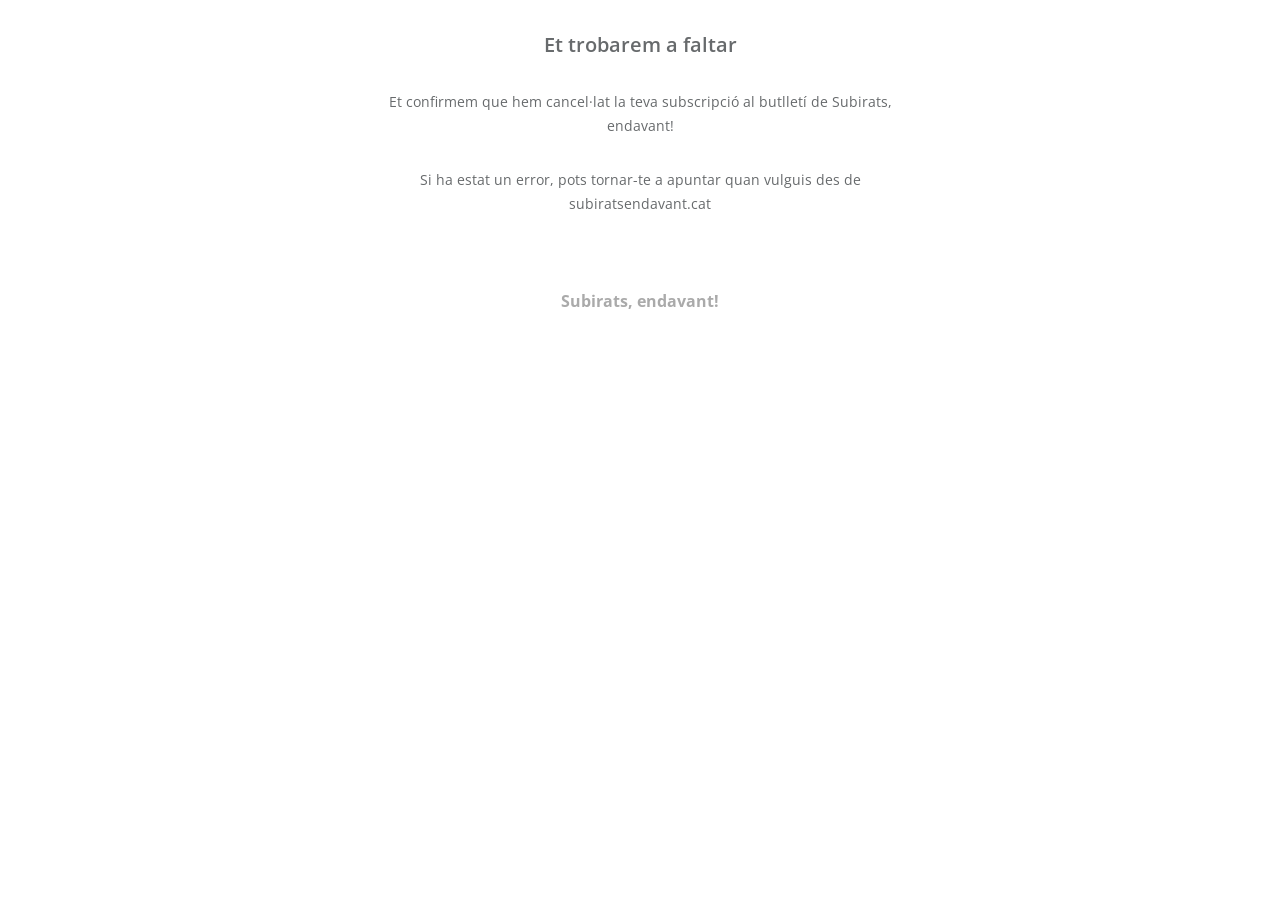
<file: emails/baixa-subscripcio.html>
<!DOCTYPE html PUBLIC "-//W3C//DTD XHTML 1.0 Transitional//EN" "http://www.w3.org/TR/xhtml1/DTD/xhtml1-transitional.dtd">
<html xmlns="http://www.w3.org/1999/xhtml" xmlns:v="urn:schemas-microsoft-com:vml">
<head>
  <meta http-equiv="X-UA-Compatible" content="IE=edge" />
  <meta name="viewport" content="width=device-width, initial-scale=1" />
  <meta http-equiv="Content-Type" content="text/html; charset=utf-8" />
  <meta name="apple-mobile-web-app-capable" content="yes" />
  <meta name="apple-mobile-web-app-status-bar-style" content="black" />
  <meta name="format-detection" content="telephone=no" />
  <title>Subscripció cancel·lada</title>
  <link href="https://fonts.googleapis.com/css?family=Open+Sans:400,400,600,700,800,400italic" rel="stylesheet" type="text/css" />
  <style type="text/css">
    *{-webkit-font-smoothing:antialiased;-moz-osx-font-smoothing:grayscale;}
    body{font-family:helvetica,arial,sans-serif;}
    table{margin:0 auto;}
    div,a,li,td{-webkit-text-size-adjust:none;}
    @media screen{body{font-family:"open sans",helvetica,arial,sans-serif;}}
    @media only screen and (max-width:640px){table[class=full]{width:100%!important;}}
    @media only screen and (max-width:479px){table[class=fullcenter]{width:100%!important;text-align:center!important;}}
  </style>
</head>
<body style="margin:0;padding:0;">
<table width="100%" cellspacing="0" cellpadding="0" border="0" align="center" bgcolor="#ffffff" style="background:#ffffff;">
  <tbody>
  <tr>
    <td>
      <table class="full" align="center" width="570" border="0" cellpadding="0" cellspacing="0" style="padding:0 5px;">
        <tbody>
        <tr>
          <td height="30" width="100%"></td>
        </tr>
        <!---------------------- begin Content -------------------->
        <!-- Title -->
        <tr>
          <td align="center" style="padding:0 20px;text-align:center;font-size:20px;color:#676a6c;line-height:30px;font-weight:600;" valign="middle" width="100%">
            Et trobarem a faltar
          </td>
        </tr>
        <!-- /Title -->
        <tr>
          <td height="30" width="100%"></td>
        </tr>
        <!-- Text -->
        <tr>
          <td align="center" style="padding:0 20px;text-align:center;font-size:14px;color:#676a6c;line-height:24px;" valign="middle" width="100%">
            Et confirmem que hem cancel·lat la teva subscripció al butlletí de Subirats, endavant!
          </td>
        </tr>
        <!-- /Text -->
        <tr>
          <td height="30" width="100%"></td>
        </tr>
        <!-- Text -->
        <tr>
          <td align="center" style="padding:0 20px;text-align:center;font-size:14px;color:#676a6c;line-height:24px;" valign="middle" width="100%">
            Si ha estat un error, pots tornar-te a apuntar quan vulguis des de subiratsendavant.cat
          </td>
        </tr>
        <!-- /Text -->
        <tr>
          <td height="30" width="100%"></td>
        </tr>
        <!---------------------- end Content ---------------------->
        <tr>
          <td height="40" width="100%"></td>
        </tr>
        <tr>
          <td align="center" style="padding:0 20px;text-align:center;font-size:16px;color:#aaaaaa;line-height:30px;font-weight:700;" valign="middle" width="100%">
            Subirats, endavant!
          </td>
        </tr>
        <tr>
          <td height="40" width="100%"></td>
        </tr>
        </tbody>
      </table>
    </td>
  </tr>
  </tbody>
</table>
</body>
</html>
</file>
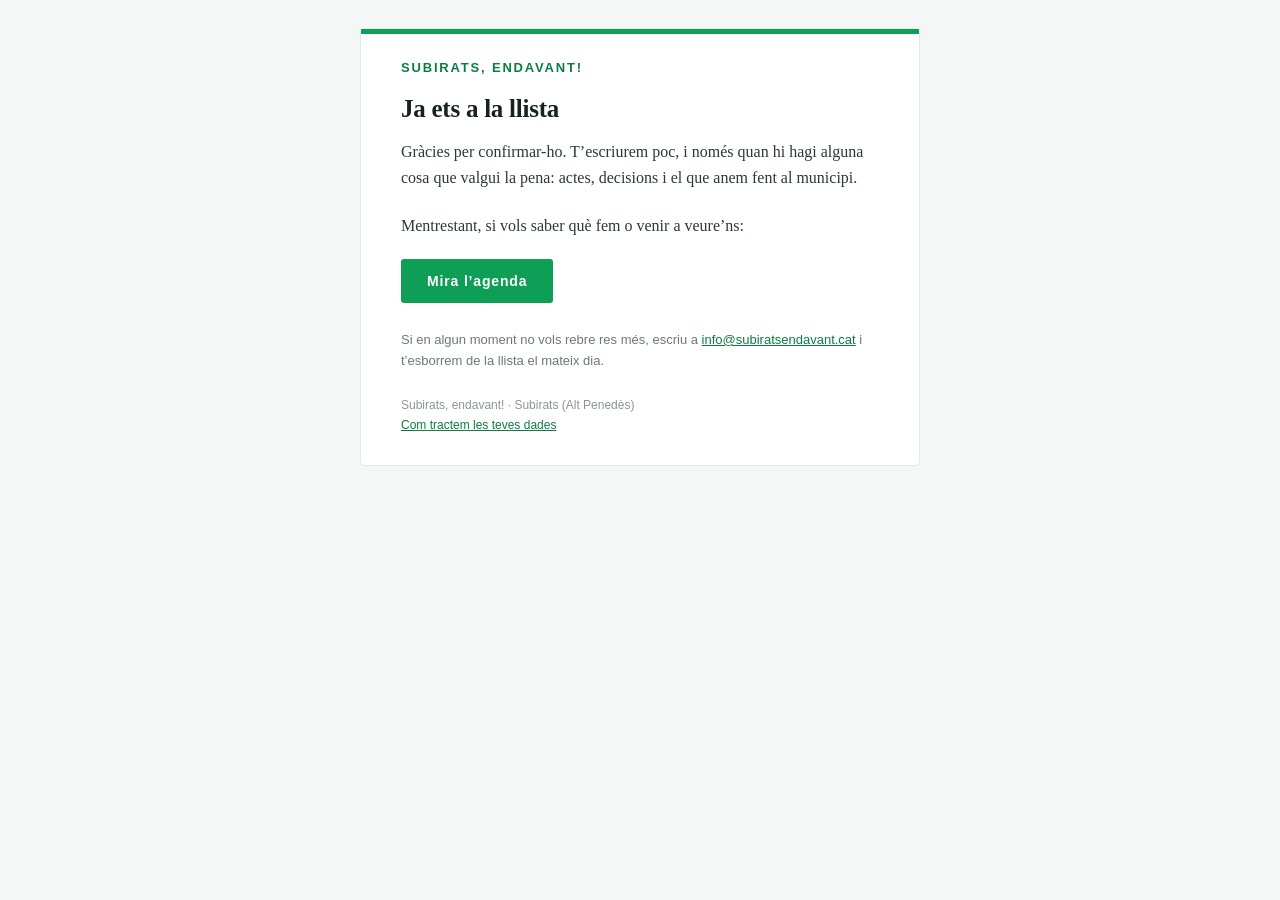
<file: emails/benvinguda-subscripcio.html>
<!DOCTYPE html PUBLIC "-//W3C//DTD XHTML 1.0 Transitional//EN" "http://www.w3.org/TR/xhtml1/DTD/xhtml1-transitional.dtd">
<html xmlns="http://www.w3.org/1999/xhtml" lang="ca">
<head>
  <meta http-equiv="Content-Type" content="text/html; charset=utf-8" />
  <meta name="viewport" content="width=device-width, initial-scale=1" />
  <meta name="format-detection" content="telephone=no" />
  <title>Gràcies per subscriure-t'hi</title>
  <style type="text/css">
    * { -webkit-font-smoothing: antialiased; }
    body { margin: 0; padding: 0; background: #f4f7f5; }
    a { color: #0b7c43; }
    @media only screen and (max-width: 600px) {
      .contenidor { width: 100% !important; }
      .marge { padding-left: 22px !important; padding-right: 22px !important; }
    }
  </style>
</head>
<body style="margin:0;padding:0;background:#f4f7f5;">
  <table width="100%" cellspacing="0" cellpadding="0" border="0" bgcolor="#f4f7f5" style="background:#f4f7f5;">
    <tr>
      <td align="center" style="padding:28px 12px;">

        <table class="contenidor" width="560" cellspacing="0" cellpadding="0" border="0" bgcolor="#ffffff" style="background:#ffffff;border:1px solid #e3ebe6;border-radius:4px;">

          <tr>
            <td height="5" bgcolor="#0F9E55" style="background:#0F9E55;font-size:0;line-height:0;">&nbsp;</td>
          </tr>

          <tr>
            <td class="marge" align="left" style="padding:26px 40px 0 40px;">
              <span style="font-family:-apple-system,'Helvetica Neue',Helvetica,Arial,sans-serif;font-size:13px;font-weight:700;letter-spacing:.14em;text-transform:uppercase;color:#0b7c43;">
                Subirats, endavant!
              </span>
            </td>
          </tr>

          <tr>
            <td class="marge" align="left" style="padding:18px 40px 0 40px;">
              <span style="font-family:Georgia,'Times New Roman',serif;font-size:25px;line-height:32px;font-weight:700;color:#14231b;letter-spacing:-.01em;">
                Ja ets a la llista
              </span>
            </td>
          </tr>

          <tr>
            <td class="marge" align="left" style="padding:14px 40px 0 40px;">
              <span style="font-family:Georgia,'Times New Roman',serif;font-size:16px;line-height:26px;color:#2c3a33;">
                Gràcies per confirmar-ho. T&rsquo;escriurem poc, i només quan hi hagi
                alguna cosa que valgui la pena: actes, decisions i el que anem fent
                al municipi.
              </span>
            </td>
          </tr>

          <tr>
            <td class="marge" align="left" style="padding:22px 40px 0 40px;">
              <span style="font-family:Georgia,'Times New Roman',serif;font-size:16px;line-height:26px;color:#2c3a33;">
                Mentrestant, si vols saber què fem o venir a veure&rsquo;ns:
              </span>
            </td>
          </tr>

          <tr>
            <td class="marge" align="left" style="padding:20px 40px 0 40px;">
              <table cellspacing="0" cellpadding="0" border="0">
                <tr>
                  <td bgcolor="#0F9E55" style="background:#0F9E55;border-radius:3px;">
                    <a href="https://subiratsendavant.cat/agenda" target="_blank"
                       style="display:inline-block;padding:14px 26px;font-family:-apple-system,'Helvetica Neue',Helvetica,Arial,sans-serif;font-size:14px;font-weight:700;letter-spacing:.06em;color:#ffffff;text-decoration:none;">
                      Mira l&rsquo;agenda
                    </a>
                  </td>
                </tr>
              </table>
            </td>
          </tr>

          <tr>
            <td class="marge" align="left" style="padding:26px 40px 0 40px;">
              <span style="font-family:-apple-system,'Helvetica Neue',Helvetica,Arial,sans-serif;font-size:13px;line-height:21px;color:#6b7a72;">
                Si en algun moment no vols rebre res més, escriu a
                <a href="mailto:info@subiratsendavant.cat" style="color:#0b7c43;">info@subiratsendavant.cat</a>
                i t&rsquo;esborrem de la llista el mateix dia.
              </span>
            </td>
          </tr>

          <tr>
            <td class="marge" align="left" style="padding:24px 40px 30px 40px;">
              <span style="font-family:-apple-system,'Helvetica Neue',Helvetica,Arial,sans-serif;font-size:12px;line-height:20px;color:#8b978f;">
                Subirats, endavant! &middot; Subirats (Alt Penedès)<br />
                <a href="https://subiratsendavant.cat/privacitat" style="color:#0b7c43;text-decoration:underline;">Com tractem les teves dades</a>
              </span>
            </td>
          </tr>

        </table>

      </td>
    </tr>
  </table>
</body>
</html>
</file>
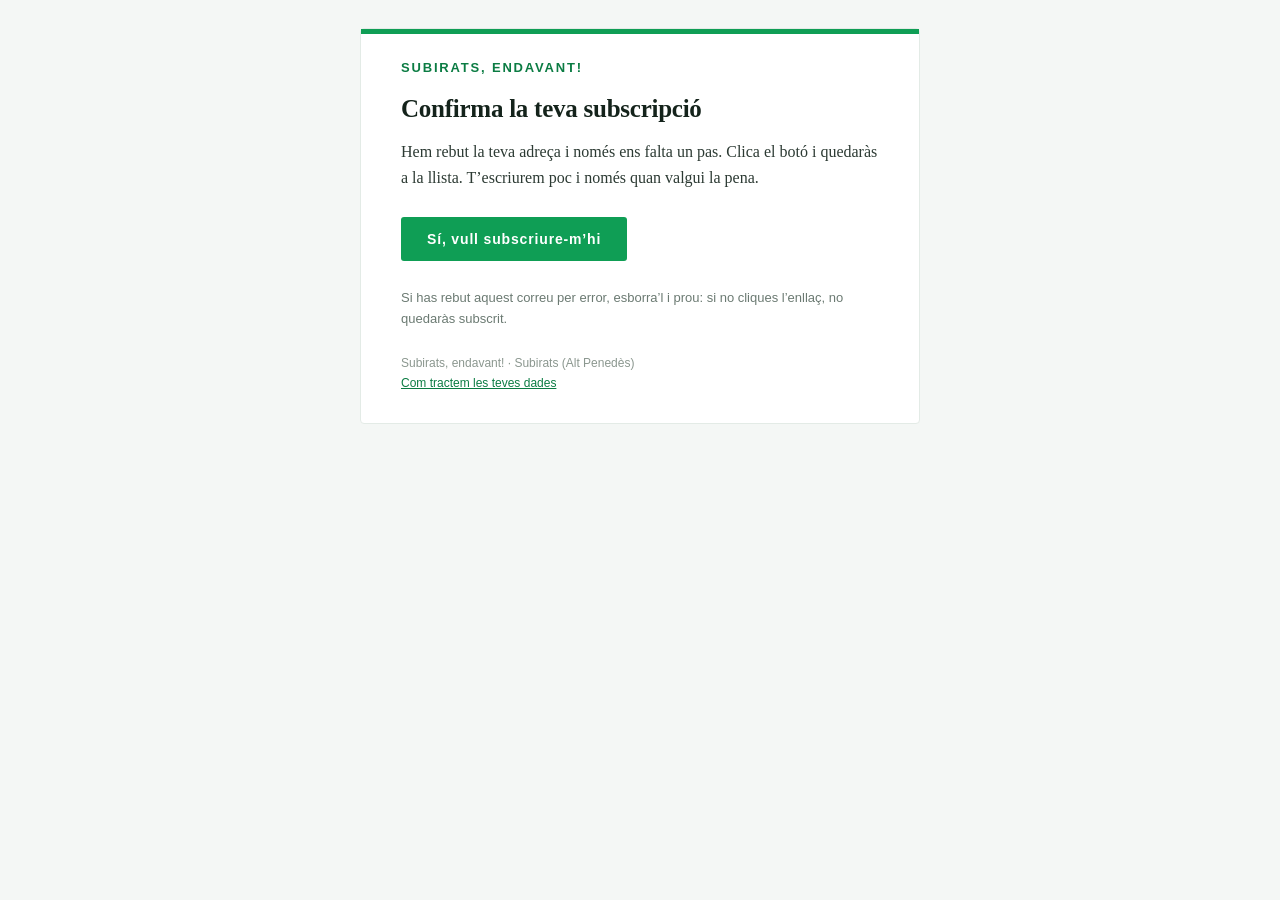
<file: emails/confirmacio-subscripcio.html>
<!DOCTYPE html PUBLIC "-//W3C//DTD XHTML 1.0 Transitional//EN" "http://www.w3.org/TR/xhtml1/DTD/xhtml1-transitional.dtd">
<html xmlns="http://www.w3.org/1999/xhtml" lang="ca">
<head>
  <meta http-equiv="Content-Type" content="text/html; charset=utf-8" />
  <meta name="viewport" content="width=device-width, initial-scale=1" />
  <meta name="format-detection" content="telephone=no" />
  <title>Confirma la teva subscripció</title>
  <style type="text/css">
    * { -webkit-font-smoothing: antialiased; }
    body { margin: 0; padding: 0; background: #f4f7f5; }
    a { color: #0b7c43; }
    @media only screen and (max-width: 600px) {
      .contenidor { width: 100% !important; }
      .marge { padding-left: 22px !important; padding-right: 22px !important; }
    }
  </style>
</head>
<body style="margin:0;padding:0;background:#f4f7f5;">
  <table width="100%" cellspacing="0" cellpadding="0" border="0" bgcolor="#f4f7f5" style="background:#f4f7f5;">
    <tr>
      <td align="center" style="padding:28px 12px;">

        <table class="contenidor" width="560" cellspacing="0" cellpadding="0" border="0" bgcolor="#ffffff" style="background:#ffffff;border:1px solid #e3ebe6;border-radius:4px;">

          <!-- Filet verd -->
          <tr>
            <td height="5" bgcolor="#0F9E55" style="background:#0F9E55;font-size:0;line-height:0;">&nbsp;</td>
          </tr>

          <!-- Marca -->
          <tr>
            <td class="marge" align="left" style="padding:26px 40px 0 40px;">
              <span style="font-family:-apple-system,'Helvetica Neue',Helvetica,Arial,sans-serif;font-size:13px;font-weight:700;letter-spacing:.14em;text-transform:uppercase;color:#0b7c43;">
                Subirats, endavant!
              </span>
            </td>
          </tr>

          <!-- Títol -->
          <tr>
            <td class="marge" align="left" style="padding:18px 40px 0 40px;">
              <span style="font-family:Georgia,'Times New Roman',serif;font-size:25px;line-height:32px;font-weight:700;color:#14231b;letter-spacing:-.01em;">
                Confirma la teva subscripció
              </span>
            </td>
          </tr>

          <!-- Cos -->
          <tr>
            <td class="marge" align="left" style="padding:14px 40px 0 40px;">
              <span style="font-family:Georgia,'Times New Roman',serif;font-size:16px;line-height:26px;color:#2c3a33;">
                Hem rebut la teva adreça i només ens falta un pas. Clica el botó i quedaràs
                a la llista. T&rsquo;escriurem poc i només quan valgui la pena.
              </span>
            </td>
          </tr>

          <!-- Botó -->
          <tr>
            <td class="marge" align="left" style="padding:26px 40px 0 40px;">
              <table cellspacing="0" cellpadding="0" border="0">
                <tr>
                  <td bgcolor="#0F9E55" style="background:#0F9E55;border-radius:3px;">
                    <a href="{{ doubleoptin }}" target="_blank"
                       style="display:inline-block;padding:14px 26px;font-family:-apple-system,'Helvetica Neue',Helvetica,Arial,sans-serif;font-size:14px;font-weight:700;letter-spacing:.06em;color:#ffffff;text-decoration:none;">
                      Sí, vull subscriure-m&rsquo;hi
                    </a>
                  </td>
                </tr>
              </table>
            </td>
          </tr>

          <!-- Nota -->
          <tr>
            <td class="marge" align="left" style="padding:26px 40px 0 40px;">
              <span style="font-family:-apple-system,'Helvetica Neue',Helvetica,Arial,sans-serif;font-size:13px;line-height:21px;color:#6b7a72;">
                Si has rebut aquest correu per error, esborra&rsquo;l i prou: si no cliques
                l&rsquo;enllaç, no quedaràs subscrit.
              </span>
            </td>
          </tr>

          <!-- Peu -->
          <tr>
            <td class="marge" align="left" style="padding:24px 40px 30px 40px;">
              <span style="font-family:-apple-system,'Helvetica Neue',Helvetica,Arial,sans-serif;font-size:12px;line-height:20px;color:#8b978f;">
                Subirats, endavant! &middot; Subirats (Alt Penedès)<br />
                <a href="https://subiratsendavant.cat/privacitat" style="color:#0b7c43;text-decoration:underline;">Com tractem les teves dades</a>
              </span>
            </td>
          </tr>

        </table>

      </td>
    </tr>
  </table>
</body>
</html>
</file>
<file: assets/style.css>
/* ==========================================================================
   Subirats, endavant! — full de ruta visual
   Verd de marca: #0F9E55 (mostrejat de la imatge original)
   ========================================================================== */

:root {
  --verd: #0F9E55;
  --verd-text: #0b7c43;
  --verd-fosc: #0b7c43;
  --blanc: #ffffff;
  --tinta: #10231A;
  --gris: #6b7a72;
  --marge: clamp(20px, 5vw, 40px);
  --sans: ui-sans-serif, -apple-system, "Helvetica Neue", Helvetica, Arial, sans-serif;
  --serif: "Iowan Old Style", "Palatino Linotype", Palatino, Georgia, "Times New Roman", serif;
}

*,
*::before,
*::after { box-sizing: border-box; }

html {
  scroll-behavior: smooth;
  scroll-padding-top: 0;
  -webkit-text-size-adjust: 100%;
}

body {
  margin: 0;
  background: var(--blanc);
  color: var(--tinta);
  font-family: var(--sans);
  -webkit-font-smoothing: antialiased;
  text-rendering: optimizeLegibility;
}

img, svg { display: block; max-width: 100%; }

/* El wrapper <picture> no ha de crear una caixa pròpia ni alterar el flux */
picture { display: block; }

a { color: inherit; }

.sr-only {
  position: absolute;
  width: 1px; height: 1px;
  margin: -1px; padding: 0;
  overflow: hidden;
  clip: rect(0 0 0 0);
  white-space: nowrap;
  border: 0;
}

.ocult {
  position: absolute !important;
  left: -9999px !important;
  opacity: 0;
  height: 0;
  width: 0;
}

/* ---------------------------------------------------------------- HERO --- */

.hero {
  min-height: 100vh;
  min-height: 100svh;
  background: var(--verd);
  display: flex;
  align-items: center;
  justify-content: center;
  padding: clamp(32px, 6vh, 64px) var(--marge);
  position: relative;
  overflow: hidden;
}

.hero__inner {
  width: 100%;
  max-width: 620px;
  margin: 0 auto;
  display: flex;
  flex-direction: column;
  align-items: center;
  text-align: center;
}

.hero__logo {
  margin: 0;
  line-height: 0;
  animation: entra 700ms cubic-bezier(.22,.7,.3,1) both;
}

.hero__logo img {
  width: min(560px, 84vw);
  max-width: 100%;
  height: auto;
  margin: 0 auto;
}

/* ------------------------------------------------------------ FORMULARI --- */

.subscriu {
  width: min(520px, 100%);
  margin: clamp(26px, 5.5vh, 50px) 0 0;
  display: flex;
  align-items: center;
  gap: 6px;
  background: var(--blanc);
  border-radius: 3px;
  padding: 4px 6px 4px 18px;
  min-height: 56px;
  box-shadow: 0 1px 0 rgba(0,0,0,.06);
  transition: box-shadow 200ms ease, transform 200ms ease;
  animation: entra 700ms 90ms cubic-bezier(.22,.7,.3,1) both;
}

.subscriu:focus-within {
  box-shadow: 0 0 0 3px rgba(255,255,255,.45), 0 6px 24px rgba(0,0,0,.10);
}

.subscriu__input {
  flex: 1 1 auto;
  min-width: 0;
  border: 0;
  background: transparent;
  font: inherit;
  font-size: 16px;
  color: var(--tinta);
  padding: 12px 0;
  appearance: none;
}

.subscriu__input::placeholder {
  color: #8a968f;
  opacity: 1;
}

.subscriu__input:focus { outline: none; }

.subscriu__boto {
  flex: 0 0 auto;
  width: 46px;
  height: 46px;
  display: grid;
  place-items: center;
  border: 0;
  border-radius: 2px;
  background: transparent;
  color: var(--verd);
  cursor: pointer;
  transition: background 160ms ease, transform 160ms ease;
}

.subscriu__boto svg { width: 22px; height: 22px; }

.subscriu__boto:hover {
  background: rgba(15,158,85,.10);
}

.subscriu__boto:active { transform: translateX(2px); }

.subscriu__boto:focus-visible {
  outline: 2px solid var(--verd);
  outline-offset: 2px;
}

.subscriu__nota {
  margin: 14px 0 0;
  color: rgba(255,255,255,.88);
  font-size: .92rem;
  line-height: 1.5;
  max-width: 34ch;
}

.subscriu__legal {
  margin: 6px 0 0;
  color: rgba(255,255,255,.62);
  font-size: .76rem;
  line-height: 1.5;
}

.subscriu__legal a {
  color: inherit;
  text-decoration: underline;
  text-underline-offset: 2px;
}

.subscriu__missatge {
  margin: 14px 0 0;
  font-size: .95rem;
  color: #fff;
  background: rgba(0,0,0,.18);
  padding: 10px 14px;
  border-radius: 3px;
}

.subscriu__missatge[hidden] { display: none; }

/* -------------------------------------------------------------- XARXES --- */

.xarxes {
  display: flex;
  justify-content: center;
  align-items: center;
  gap: clamp(22px, 5vw, 44px);
  margin-top: clamp(26px, 5vh, 46px);
  animation: entra 700ms 180ms cubic-bezier(.22,.7,.3,1) both;
}

.xarxa {
  display: grid;
  place-items: center;
  color: #000;
  background: none;
  border-radius: 0;
  padding: 4px;
  text-decoration: none;
  transition: transform 180ms cubic-bezier(.22,.7,.3,1), opacity 180ms ease;
}

.xarxa svg {
  width: clamp(30px, 4.2vw, 38px);
  height: auto;
}

.xarxa:hover {
  transform: translateY(-4px);
  opacity: .78;
}

.xarxa:focus-visible {
  outline: 3px solid #fff;
  outline-offset: 4px;
}

/* ------------------------------------------------------ FI DEL PRIMER BLOC --- */

.baixa {
  position: absolute;
  left: 50%;
  bottom: clamp(14px, 3vh, 28px);
  transform: translateX(-50%);
  width: 34px;
  height: 34px;
  display: grid;
  place-items: center;
  opacity: .55;
  transition: opacity 200ms ease;
}

.baixa:hover { opacity: 1; }

.baixa span {
  width: 10px;
  height: 10px;
  border-right: 2px solid #fff;
  border-bottom: 2px solid #fff;
  transform: rotate(45deg);
  animation: batega 2.4s ease-in-out infinite;
}

/* ------------------------------------------------------------- MANIFEST --- */

.manifest {
  background: var(--blanc);
  padding: clamp(56px, 10vw, 130px) var(--marge) clamp(48px, 8vw, 110px);
}

.manifest__cos {
  max-width: 40rem;
  margin: 0 auto;
}

.kicker {
  margin: 0 0 clamp(14px, 2vw, 22px);
  font-family: var(--sans);
  font-size: .74rem;
  font-weight: 700;
  letter-spacing: .20em;
  text-transform: uppercase;
  color: var(--verd-text);
}

/* Fil d’Ariadna visible */
.engrunes {
  margin: 0 0 clamp(16px, 2.4vw, 26px);
  font-family: var(--sans);
  font-size: .76rem;
  line-height: 1.3;
  color: var(--gris);
}
.engrunes ol {
  display: flex;
  align-items: center;
  gap: .5em;
  margin: 0;
  padding: 0;
  list-style: none;
  min-width: 0;
}
.engrunes li { display: flex; align-items: center; gap: .5em; min-width: 0; }
.engrunes li:last-child { flex: 1 1 auto; }
.engrunes li + li::before { content: "›"; color: #9aa8a1; }
.engrunes a { color: var(--gris); text-decoration: none; }
.engrunes a:hover { color: var(--verd-text); text-decoration: underline; text-underline-offset: 2px; }
.engrunes [aria-current="page"] { display: block; max-width: 100%; color: var(--tinta); font-weight: 600; overflow: hidden; text-overflow: ellipsis; white-space: nowrap; }

.manifest__titol {
  margin: 0 0 clamp(24px, 4vw, 40px);
  font-family: var(--sans);
  font-weight: 800;
  font-size: clamp(1.9rem, 5.4vw, 3.05rem);
  line-height: 1.06;
  letter-spacing: -.025em;
  text-wrap: balance;
}

.manifest p {
  font-family: var(--serif);
  font-size: clamp(1.06rem, 1.6vw, 1.2rem);
  line-height: 1.72;
  margin: 0 0 1.15em;
  hyphens: auto;
}

.manifest__clam {
  margin-top: 2.4rem !important;
  margin-bottom: 0 !important;
  padding-top: 1.6rem !important;
  border-top: 3px solid var(--verd);
  font-family: var(--sans) !important;
  font-weight: 700;
  font-size: clamp(1.08rem, 2.1vw, 1.26rem) !important;
  line-height: 1.45 !important;
  letter-spacing: -.01em;
  color: var(--tinta);
  text-wrap: balance;
}

/* ------------------------------------------------------------------ PEU --- */

.peu {
  background: var(--verd-fosc);
  padding: clamp(24px, 4vw, 34px) var(--marge);
  font-size: .82rem;
  color: #fff;
}
.peu__inner {
  max-width: 40rem;
  margin: 0 auto;
  display: flex;
  flex-wrap: wrap;
  align-items: center;
  justify-content: space-between;
  gap: 10px 22px;
}
.peu__marca {
  margin: 0;
  font-weight: 700;
  letter-spacing: .01em;
  color: #fff;
}
.peu__xarxes {
  display: flex;
  flex-wrap: wrap;
  gap: 6px 18px;
}
.peu__xarxes a,
.peu__legal a {
  color: #fff;
  text-decoration: none;
  border-bottom: 1px solid rgba(255,255,255,.55);
  padding-bottom: 1px;
}
.peu__xarxes a:hover,
.peu__legal a:hover { border-color: #fff; }
.peu__legal {
  margin: 0;
  width: 100%;
  padding-top: 12px;
  border-top: 1px solid rgba(255,255,255,.24);
  font-size: .76rem;
  color: #fff;
}
@media (max-width: 520px) {
  .peu__inner { flex-direction: column; align-items: flex-start; }
}

/* --------------------------------------------------------------- MOTIUS --- */

@keyframes entra {
  from { opacity: 0; transform: translateY(14px); }
  to   { opacity: 1; transform: none; }
}

@keyframes batega {
  0%, 100% { transform: rotate(45deg) translate(0, 0); }
  50%      { transform: rotate(45deg) translate(3px, 3px); }
}

@media (prefers-reduced-motion: reduce) {
  html { scroll-behavior: auto; }
  *, *::before, *::after {
    animation-duration: .001ms !important;
    animation-iteration-count: 1 !important;
    transition-duration: .001ms !important;
  }
}

/* ------------------------------------------------------------- MÒBIL --- */

@media (max-width: 480px) {
  .subscriu { min-height: 52px; padding-left: 14px; }
  .subscriu__boto { width: 42px; height: 42px; }
  .subscriu__nota { font-size: .86rem; }
}

/* Pantalles baixes: que el primer bloc continuï cabent sencer */
@media (max-height: 620px) {
  .hero { min-height: 100svh; padding-top: 28px; padding-bottom: 44px; }
  .hero__logo img { width: min(400px, 70vw); }
  .subscriu { margin-top: 20px; }
  .xarxes { margin-top: 20px; }
  .baixa { display: none; }
}

/* ------------------------------------------------- CAPÇALERA I NAVEGACIÓ --- */

.site-cap {
  background: var(--verd);
  position: sticky;
  top: 0;
  z-index: 50;
}

.site-cap__inner {
  max-width: 1080px;
  margin: 0 auto;
  padding: 14px var(--marge);
  display: flex;
  align-items: center;
  justify-content: space-between;
  gap: 16px;
}

.site-cap__marca { display: block; line-height: 0; }

.site-cap__marca img { width: 132px; height: auto; }

.nav {
  display: flex;
  align-items: center;
  gap: clamp(14px, 3vw, 30px);
  margin-left: auto;
}

.nav a {
  color: #fff;
  text-decoration: none;
  font-size: .76rem;
  font-weight: 600;
  letter-spacing: .13em;
  text-transform: uppercase;
  padding: 6px 0;
  border-bottom: 2px solid transparent;
  transition: border-color 160ms ease, opacity 160ms ease;
}

.nav a:hover { opacity: .8; }

.nav a[aria-current="page"] { border-bottom-color: #fff; }

/* Menú centrat dins del verd, damunt del logotip */
.nav--hero {
  margin: 0 0 clamp(22px, 4.5vh, 38px);
  gap: clamp(18px, 3.6vw, 34px);
  justify-content: center;
}

.nav--hero a {
  font-size: .72rem;
  letter-spacing: .18em;
  padding: 4px 0;
  opacity: .88;
}

.nav--hero a:hover { opacity: 1; }

/* ------------------------------------------------------ PÀGINES INTERNES --- */

.pagina {
  max-width: 40rem;
  margin: 0 auto;
  padding: clamp(44px, 7vw, 88px) var(--marge) clamp(56px, 8vw, 100px);
}

.pagina__titol {
  margin: 0 0 clamp(20px, 3vw, 30px);
  font-size: clamp(1.85rem, 5vw, 2.9rem);
  font-weight: 800;
  line-height: 1.07;
  letter-spacing: -.025em;
  text-wrap: balance;
}

/* --- Pàgina legal o de servei: no ha de semblar una notícia --- */
.pagina--legal {
  max-width: 36rem;
  padding-top: clamp(30px, 4.5vw, 54px);
  padding-bottom: clamp(44px, 6vw, 72px);
}

.pagina--legal .kicker {
  margin-bottom: 10px;
  font-size: .68rem;
  letter-spacing: .18em;
}

.pagina--legal .pagina__titol {
  margin-bottom: 18px;
  font-family: var(--sans);
  font-size: clamp(1.4rem, 3vw, 1.8rem);
  font-weight: 700;
  line-height: 1.2;
  letter-spacing: -.01em;
}

.pagina--legal .prosa p,
.pagina--legal .prosa ul,
.pagina--legal .prosa ol {
  font-family: var(--sans);
  font-size: .95rem;
  line-height: 1.68;
  margin-bottom: .95em;
}

.pagina--legal .prosa li { margin-bottom: .3em; }

.pagina--legal .prosa .entradeta {
  font-family: var(--sans);
  font-size: 1rem;
  line-height: 1.6;
  margin-bottom: 1.8em;
  color: var(--gris);
}

.pagina--legal .prosa h2 {
  margin: 1.9em 0 .4em;
  font-family: var(--sans);
  font-size: 1rem;
  font-weight: 700;
  letter-spacing: 0;
}

.pagina--legal .prosa h2:first-of-type { margin-top: 1.2em; }

.pagina--legal .article__signatura {
  margin-top: 2.2em;
  font-size: .85rem;
  color: var(--gris);
}

.prosa p {
  font-family: var(--serif);
  font-size: clamp(1.06rem, 1.6vw, 1.18rem);
  line-height: 1.72;
  margin: 0 0 1.1em;
  hyphens: auto;
}

.pagina__peu {
  margin-top: 2.2rem;
  font-size: .95rem;
  color: var(--gris);
}

.pagina__peu a { color: var(--verd-text); }

.fitxa {
  margin: clamp(28px, 4vw, 44px) 0 0;
  padding: clamp(20px, 3vw, 28px);
  background: #f3fbf6;
  border-left: 4px solid var(--verd);
}

.fitxa__titol {
  margin: 0 0 .5rem;
  font-size: 1.15rem;
  letter-spacing: -.01em;
}

.fitxa__text {
  margin: 0;
  font-family: var(--serif);
  line-height: 1.65;
}

.buit {
  margin-top: 2rem;
  padding-top: 22px;
  border-top: 1px solid #e8ede9;
}

.buit p { margin: 0 0 .4rem; color: var(--gris); }

.buit__petit { font-size: .9rem; }

.buit a { color: var(--verd); }

.entrada { margin: 0 0 2rem; }

.entrada__data {
  margin: 0 0 .3rem;
  font-size: .74rem;
  letter-spacing: .16em;
  text-transform: uppercase;
  color: var(--verd);
  font-weight: 700;
}

.entrada__titol { margin: 0 0 .5rem; font-size: 1.35rem; }

@media (max-width: 520px) {
  .site-cap__inner { padding: 12px 16px; gap: 10px; }
  .site-cap__marca img { width: 96px; }
  .nav { gap: 12px; }
  .nav a { font-size: .68rem; letter-spacing: .10em; }
}

/* ---------------------------------------------------- TEXT DE PÀGINA --- */

.prosa h2 {
  margin: 2.1em 0 .55em;
  font-size: clamp(1.12rem, 1.7vw, 1.24rem);
  font-weight: 700;
  letter-spacing: -.015em;
  line-height: 1.3;
  hyphens: none;
}

.prosa h2:first-of-type { margin-top: 1.5em; }

.prosa ul,
.prosa ol {
  margin: 0 0 1.1em;
  padding-left: 1.15em;
  font-family: var(--serif);
  font-size: clamp(1.06rem, 1.6vw, 1.18rem);
  line-height: 1.72;
}

.prosa li { margin: 0 0 .38em; }
.prosa li:last-child { margin-bottom: 0; }

.prosa .entradeta {
  font-size: clamp(1.14rem, 1.9vw, 1.3rem);
  line-height: 1.6;
  margin-bottom: 1.5em;
}

.fitxa__etiqueta {
  margin: 0 0 .35rem;
  font-size: .7rem;
  letter-spacing: .16em;
  text-transform: uppercase;
  color: var(--verd);
  font-weight: 700;
}

.fitxa--acte { margin-top: clamp(30px, 4vw, 44px); }

/* --------------------------------------------------------- CRONOLOGIA --- */

.fites {
  list-style: none;
  margin: 1.4rem 0 0;
  padding: 0;
}

.fites li {
  display: grid;
  grid-template-columns: 9rem 1fr;
  gap: 1.1rem;
  padding: .78rem 0;
  border-top: 1px solid #e8ede9;
}

.fites li:last-child { border-bottom: 1px solid #e8ede9; }

.fites__data {
  font-size: .7rem;
  letter-spacing: .13em;
  text-transform: uppercase;
  font-weight: 700;
  color: var(--verd);
  padding-top: .25rem;
}

.fites__fet {
  font-family: var(--serif);
  font-size: 1.02rem;
  line-height: 1.55;
}

@media (max-width: 520px) {
  .fites li { grid-template-columns: 1fr; gap: .2rem; padding: .7rem 0; }
}

/* ------------------------------------------------------------- FOTOGRAFIA --- */

.foto { margin: 2rem 0 2.2rem; }

.foto img {
  display: block;
  width: 100%;
  height: auto;
  max-width: 100%;
  aspect-ratio: 4 / 3;
  object-fit: cover;
  object-position: 50% 50%;
  border-radius: 8px;
}

.foto--retrat img { object-position: 40% 42%; }

.foto--retrat figcaption {
  margin-top: .6rem;
  font-size: .78rem;
  color: var(--gris);
  text-align: center;
  font-style: italic;
}

/* --------------------------------------------------------- QUADRÍCULA --- */

.quadricula {
  display: grid;
  grid-template-columns: repeat(2, 1fr);
  gap: 20px;
  margin-top: 2.2rem;
}

.targeta {
  display: flex;
  flex-direction: column;
  border: 1px solid #d7e2db;
  border-radius: 8px;
  overflow: hidden;
  text-decoration: none;
  color: inherit;
  background: #fff;
  transition: transform 180ms cubic-bezier(.22,.7,.3,1), border-color 180ms ease;
}

.targeta:hover {
  transform: translateY(-3px);
  border-color: #bcdccb;
}

.targeta__img {
  display: block;
  width: 100%;
  height: auto;
  aspect-ratio: 16 / 10;
  object-fit: cover;
  border-radius: 0;
}

.targeta__cos {
  padding: 15px 17px 20px;
  display: flex;
  flex-direction: column;
  gap: .45rem;
  flex: 1 1 auto;
  min-width: 0;
}

.targeta__data {
  margin: 0;
  font-size: .68rem;
  letter-spacing: .14em;
  text-transform: uppercase;
  font-weight: 700;
  color: var(--verd);
}

.targeta__titol {
  margin: 0;
  font-size: 1.02rem;
  line-height: 1.32;
  font-weight: 700;
  letter-spacing: -.01em;
  display: -webkit-box;
  -webkit-line-clamp: 3;
  -webkit-box-orient: vertical;
  overflow: hidden;
  overflow-wrap: anywhere;
}

.targeta__text {
  margin: 0;
  font-size: .88rem;
  line-height: 1.5;
  color: var(--gris);
  display: -webkit-box;
  -webkit-line-clamp: 3;
  -webkit-box-orient: vertical;
  overflow: hidden;
  overflow-wrap: anywhere;
}



/* ------------------------------------------------------------ NOTÍCIA --- */

.article__data {
  margin: 0 0 .5rem;
  font-size: .72rem;
  letter-spacing: .16em;
  text-transform: uppercase;
  font-weight: 700;
  color: var(--verd);
}

.article__lead {
  font-family: var(--serif);
  font-size: clamp(1.06rem, 1.6vw, 1.2rem);
  line-height: 1.72;
  font-weight: 700;
  margin: 0 0 1.05em;
  color: var(--tinta);
}

.article__lead:last-of-type { margin-bottom: 2rem; }

.prosa blockquote {
  margin: 1.7rem 0;
  padding: 0 0 0 1.1rem;
  border-left: 3px solid var(--verd);
  font-family: var(--serif);
  font-size: clamp(1.08rem, 1.7vw, 1.2rem);
  line-height: 1.6;
  font-style: italic;
  color: #163026;
}

.torna {
  display: inline-block;
  margin-top: 2.4rem;
  font-size: .84rem;
  font-weight: 600;
  letter-spacing: .04em;
  color: var(--verd);
  text-decoration: none;
  border-bottom: 1px solid #cfe3d7;
  padding-bottom: 2px;
}

.torna:hover { border-color: var(--verd); }

@media (max-width: 680px) {
  .quadricula { grid-template-columns: 1fr; gap: 18px; }
}


.article__lead--segon { margin-top: 0; }

.article__signatura {
  margin: 2.2rem 0 0;
  font-size: .84rem;
  color: var(--gris);
}

/* Altres notícies, al peu de cada article */
.altres {
  margin-top: clamp(36px, 6vw, 54px);
  padding-top: 22px;
  border-top: 1px solid #d7e2db;
}
.altres__titol {
  margin: 0 0 6px;
  font-family: var(--sans);
  font-size: .74rem;
  font-weight: 700;
  letter-spacing: .16em;
  text-transform: uppercase;
  color: var(--gris);
}
.altres__llista { margin: 0; padding: 0; list-style: none; }
.altres__llista a {
  display: block;
  padding: 14px 0;
  text-decoration: none;
  color: inherit;
  border-bottom: 1px solid #e6ede9;
}
.altres__llista li:last-child a { border-bottom: 0; }
.altres__llista a:hover .altres__titol-noticia { color: var(--verd-text); }
.altres__data { display: block; margin-bottom: 3px; font-size: .74rem; color: var(--gris); }
.altres__titol-noticia { display: block; font-family: var(--serif); font-size: 1.08rem; font-weight: 600; line-height: 1.32; }

/* Captació de contactes al final de cada notícia */
.subscriu-nota {
  margin-top: clamp(34px, 5vw, 48px);
  padding: clamp(20px, 3.4vw, 28px);
  background: #f2f8f4;
  border: 1px solid #d7e2db;
  border-radius: 10px;
}
.subscriu-nota__titol {
  margin: 0 0 14px;
  font-family: var(--sans);
  font-size: 1.05rem;
  font-weight: 700;
  line-height: 1.3;
  color: var(--tinta);
}
.subscriu-nota__text {
  margin: 0 0 16px;
  font-size: .92rem;
  color: var(--gris);
}
.subscriu-nota form {
  display: flex;
  flex-wrap: wrap;
  gap: 8px;
}
.subscriu-nota input[type="email"] {
  flex: 1 1 220px;
  min-width: 0;
  padding: 12px 14px;
  border: 1px solid #c8d8ce;
  border-radius: 8px;
  background: #fff;
  color: var(--tinta);
  font: inherit;
  font-size: 16px;
}
.subscriu-nota input[type="email"]:focus {
  outline: 2px solid var(--verd);
  outline-offset: 1px;
  border-color: transparent;
}
.subscriu-nota button {
  flex: 0 0 auto;
  padding: 12px 18px;
  border: 0;
  border-radius: 8px;
  background: var(--verd-text);
  color: #fff;
  font: inherit;
  font-weight: 700;
  cursor: pointer;
}
.subscriu-nota button:hover { background: #096b3a; }
.subscriu-nota button:focus-visible { outline: 2px solid var(--tinta); outline-offset: 2px; }
.subscriu-nota__legal {
  margin: 10px 0 0;
  font-size: .74rem;
  color: var(--gris);
}
.subscriu-nota__legal a,
.subscriu-nota__wa a { color: var(--verd-text); }
.subscriu-nota__wa {
  margin: 12px 0 0;
  font-size: .84rem;
  color: var(--gris);
}
@media (max-width: 520px) {
  .subscriu-nota form { flex-direction: column; }
  .subscriu-nota input[type="email"] { flex: 0 0 auto; width: 100%; box-sizing: border-box; }
  .subscriu-nota button { width: 100%; }
}

.targeta__logo {
  aspect-ratio: 16 / 10;
  background: var(--verd);
  display: grid;
  place-items: center;
  padding: 9% 11%;
}

.targeta__logo img {
  width: 100%;
  max-width: 260px;
  height: auto;
}

/* Destacat dins del cos de la notícia */
.prosa .destacat {
  margin: 2rem 0;
  padding: 2px 0 2px 1.2rem;
  border-left: 4px solid var(--verd);
}

.prosa .destacat p {
  margin: 0;
  font-family: var(--serif);
  font-size: clamp(1.14rem, 1.9vw, 1.34rem);
  line-height: 1.5;
  font-style: italic;
  font-weight: 600;
  color: #163026;
}

.prosa .destacat cite {
  display: block;
  margin-top: .6rem;
  font-family: var(--sans);
  font-size: .74rem;
  font-style: normal;
  letter-spacing: .12em;
  text-transform: uppercase;
  color: var(--verd);
  font-weight: 700;
}

/* Foto dins del cos que respecta la proporció original del fitxer */
.foto--lliure img { aspect-ratio: auto; }

/* ===================================================== FORMULARI CONTACTE = */
.formulari {
  margin: clamp(28px, 4.5vw, 42px) 0 0;
  max-width: 640px;
}

.formulari__fila { display: grid; gap: 14px; }

@media (min-width: 560px) {
  .formulari__fila { grid-template-columns: 1fr 1fr; }
}

.camp { margin: 0 0 14px; }

.camp label {
  display: block;
  font-size: .72rem;
  letter-spacing: .16em;
  text-transform: uppercase;
  color: var(--verd-text);
  font-weight: 700;
  margin-bottom: 6px;
}

.camp input[type="text"],
.camp input[type="tel"],
.camp input[type="email"],
.camp select,
.camp textarea {
  width: 100%;
  font: inherit;
  font-size: 1rem;
  color: var(--tinta);
  background: var(--blanc);
  border: 1px solid #d7e2db;
  border-radius: 4px;
  padding: 12px 14px;
  appearance: none;
}

.camp select {
  background-image: url("data:image/svg+xml,%3Csvg xmlns='http://www.w3.org/2000/svg' width='12' height='8' viewBox='0 0 12 8'%3E%3Cpath d='M1 1l5 5 5-5' fill='none' stroke='%236b7a72' stroke-width='1.6' stroke-linecap='round'/%3E%3C/svg%3E");
  background-repeat: no-repeat;
  background-position: right 14px center;
  padding-right: 40px;
}

.camp textarea { min-height: 140px; resize: vertical; }

.camp input:focus,
.camp select:focus,
.camp textarea:focus {
  outline: none;
  border-color: var(--verd);
  box-shadow: 0 0 0 3px rgba(15,158,85,.14);
}

.camp--casella { display: flex; align-items: flex-start; gap: 10px; }

.camp--casella label {
  text-transform: none;
  letter-spacing: 0;
  font-weight: 400;
  font-size: .95rem;
  color: var(--tinta);
  margin: 0;
}

.camp--casella input {
  width: 18px;
  height: 18px;
  margin: 2px 0 0;
  accent-color: var(--verd);
  flex: 0 0 auto;
}

.hp { position: absolute; left: -9999px; }

.formulari__peu {
  display: flex;
  align-items: center;
  gap: 14px;
  flex-wrap: wrap;
  margin: 10px 0 0;
}

.boto {
  font: inherit;
  font-weight: 600;
  background: var(--verd);
  color: #fff;
  border: 0;
  border-radius: 3px;
  padding: 14px 24px;
  cursor: pointer;
  transition: background 160ms ease, transform 100ms ease;
}

.boto:hover { background: var(--verd-fosc); }
.boto:active { transform: translateY(1px); }
.boto:focus-visible { outline: 3px solid rgba(15,158,85,.35); outline-offset: 2px; }

.formulari__nota { font-size: .92rem; color: var(--gris); }
.formulari__nota--ok { color: var(--verd-fosc); font-weight: 600; }

@media (min-width: 620px) {
  .contacte { grid-template-columns: 1fr 1fr; }
}

.camp__req {
  color: #c0563f;
  font-weight: 700;
  margin-left: 3px;
}

.formulari__llegenda {
  margin: 18px 0 0;
  font-size: .8rem;
  color: var(--gris);
}

.formulari__llegenda span { color: #c0563f; font-weight: 700; }

.camp--error input,
.camp--error select,
.camp--error textarea {
  border-color: #c0563f !important;
  box-shadow: 0 0 0 3px rgba(192, 86, 63, .12);
}

/* ================================================================ AGENDA = */
.agenda {
  margin: clamp(26px, 4.5vw, 40px) 0 0;
  display: grid;
  gap: 14px;
}

.acte {
  display: flex;
  gap: 18px;
  align-items: flex-start;
  border: 1px solid #d7e2db;
  border-radius: 4px;
  padding: 18px 20px;
  transition: border-color 180ms ease;
}

.acte:hover { border-color: #bcdccb; }

.acte__data {
  flex: 0 0 auto;
  margin: 0;
  text-align: center;
  min-width: 52px;
}

.acte__dia {
  display: block;
  font-size: 1.7rem;
  font-weight: 700;
  line-height: 1;
  color: var(--verd);
}

.acte__mes {
  display: block;
  margin-top: 3px;
  font-size: .72rem;
  letter-spacing: .12em;
  text-transform: uppercase;
  color: var(--gris);
}

.acte__cos { flex: 1 1 auto; }

.acte__titol {
  margin: 0;
  font-size: 1.12rem;
  line-height: 1.3;
}

.acte__meta {
  margin: 5px 0 0;
  font-size: .9rem;
  color: var(--gris);
}

.acte__text {
  margin: 8px 0 0;
  font-size: .97rem;
}

.acte__accions { margin: 10px 0 0; }

.acte__boto {
  display: inline-block;
  font-size: .82rem;
  font-weight: 600;
  color: var(--verd-text);
  text-decoration: none;
  border-bottom: 1px solid #cfe3d7;
}

.acte__boto:hover { color: var(--verd-fosc); border-color: var(--verd-fosc); }

.agenda__buit {
  margin: clamp(24px, 4vw, 34px) 0 0;
  color: var(--gris);
}

@media (max-width: 480px) {
  .acte { gap: 14px; padding: 16px; }
  .acte__dia { font-size: 1.45rem; }
}

/* ========================================== MENÚ MÒBIL (PÀGINES INTERIORS) */
.site-cap__inner { position: relative; }

.menu-boto { display: none; }

@media (max-width: 680px) {
  /* el botó es mostra a qualsevol pàgina que el porti al codi */
  .menu-boto {
    display: inline-flex;
    flex-direction: column;
    justify-content: center;
    gap: 5px;
    width: 44px;
    height: 44px;
    padding: 0 11px;
    margin-left: auto;
    border: 1px solid rgba(255,255,255,.4);
    border-radius: 3px;
    background: transparent;
    color: #fff;
    cursor: pointer;
  }

  .menu-boto__barra {
    display: block;
    width: 20px;
    height: 2px;
    background: currentColor;
    border-radius: 2px;
    transition: transform .22s ease, opacity .18s ease;
  }

  .site-cap--obert .menu-boto__barra:nth-child(1) { transform: translateY(7px) rotate(45deg); }
  .site-cap--obert .menu-boto__barra:nth-child(2) { opacity: 0; }
  .site-cap--obert .menu-boto__barra:nth-child(3) { transform: translateY(-7px) rotate(-45deg); }

  /* només s'amaga el menú allà on hi ha hamburguesa (la portada no en té) */
  .site-cap:has(.menu-boto) .nav {
    position: absolute;
    top: 100%;
    left: 0;
    right: 0;
    display: none;
    flex-direction: column;
    align-items: stretch;
    gap: 0;
    margin: 0;
    padding: 4px var(--marge) 10px;
    background: var(--verd-fosc);
    box-shadow: 0 12px 24px rgba(0,0,0,.18);
  }

  .site-cap:has(.menu-boto).site-cap--obert .nav { display: flex; }

  .site-cap:has(.menu-boto) .nav a {
    padding: 14px 0;
    font-size: .82rem;
    letter-spacing: .12em;
    border-bottom: 1px solid rgba(255,255,255,.16);
  }

  .site-cap:has(.menu-boto) .nav a:last-child { border-bottom: 0; }

  .pagina { padding-top: clamp(30px, 7vw, 46px); }
  .pagina__titol { margin-bottom: 18px; }
}

/* ------------------------------------------------------- TORNA A DALT --- */
.amunt {
  margin: clamp(38px, 5.5vw, 60px) 0 clamp(6px, 1.5vw, 12px);
  display: flex;
  justify-content: center;
}

.amunt__boto {
  width: 40px;
  height: 40px;
  display: grid;
  place-items: center;
  border: 1px solid rgba(15, 158, 85, .32);
  border-radius: 50%;
  color: var(--verd-text);
  background: rgba(15, 158, 85, .05);
  text-decoration: none;
  transition: color 170ms ease, border-color 170ms ease, transform 170ms ease, background 170ms ease;
}

.amunt__boto:hover {
  color: #fff;
  background: var(--verd);
  border-color: var(--verd);
  transform: translateY(-2px);
}

.amunt__boto:focus-visible {
  outline: 2px solid rgba(15, 158, 85, .5);
  outline-offset: 3px;
}

/* ------------------------------------------------ ICONES DE CONTACTE --- */
.contacte-icons {
  display: flex;
  justify-content: flex-start;
  align-items: center;
  gap: clamp(22px, 4.5vw, 34px);
  margin: clamp(26px, 4vw, 38px) 0 0;
}

.xarxa-contacte {
  display: grid;
  place-items: center;
  padding: 6px;
  color: var(--verd-text);
  text-decoration: none;
  transition: transform 180ms ease, opacity 180ms ease;
}

.xarxa-contacte svg {
  width: clamp(28px, 3.6vw, 34px);
  height: auto;
}

.xarxa-contacte:hover { transform: translateY(-3px); opacity: .72; }

.xarxa-contacte:focus-visible {
  outline: 2px solid rgba(15, 158, 85, .5);
  outline-offset: 4px;
  border-radius: 4px;
}

/* el sobre, en traç, ha de fer la mateixa alçada que les icones de marca */
.xarxa-contacte--correu svg {
  width: clamp(32px, 4vw, 38px);
  height: auto;
}

/* dues caselles seguides: una mica de separació entre elles */
.camp--casella + .camp--casella { margin-top: 12px; }
</file>
<file: assets/wa.css>
/* ---- CTA i pàgina de WhatsApp ---- */

.subscriu__wa { margin: 14px 0 0; font-size: .95rem; }
.subscriu__wa a {
  display: inline-flex; align-items: center; gap: 8px;
  color: #fff; text-decoration: none;
  border-bottom: 1px solid rgba(255,255,255,.35); padding-bottom: 2px;
}
.subscriu__wa a:hover { border-color: #fff; }
.subscriu__wa svg { width: 18px; height: 18px; flex: 0 0 auto; }

.wa-barra {
  position: fixed; left: 12px; right: 12px; bottom: 12px; z-index: 60;
  display: none; align-items: center; gap: 10px;
  background: #0b7c43; color: #fff; border-radius: 10px;
  padding: 10px 12px; box-shadow: 0 8px 24px rgba(0,0,0,.28);
  font-size: .95rem;
}
.wa-barra a {
  display: flex; align-items: center; gap: 10px;
  color: #fff; text-decoration: none; flex: 1; font-weight: 600;
}
.wa-barra svg { width: 22px; height: 22px; flex: 0 0 auto; }
.wa-barra__tanca {
  background: none; border: 0; color: #fff; opacity: .8;
  font-size: 20px; line-height: 1; padding: 4px 6px; cursor: pointer;
}
@media (max-width: 720px) { .wa-barra { display: flex; } }
@media (prefers-reduced-motion: no-preference) {
  .wa-barra { animation: wa-entra .35s ease; }
  @keyframes wa-entra { from { transform: translateY(16px); opacity: 0 } to { transform: none; opacity: 1 } }
}

.wa-boto { margin: 28px 0 0; }
.wa-qr { margin: 36px 0 0; text-align: center; }
.wa-qr img {
  width: 220px; height: auto; background: #fff; padding: 10px;
  border: 1px solid #e3ebe6; border-radius: 6px;
}
.wa-qr figcaption { font-size: .85rem; color: #5b6b62; margin-top: 10px; }

/* ---- Pàgina /whatsapp ---- */
.wa-pagina { max-width: 1040px; margin: 0 auto; padding: clamp(44px,8vh,80px) var(--marge) clamp(56px,9vh,96px); }
.wa-bloc { display: grid; grid-template-columns: 1.15fr .85fr; gap: clamp(36px,6vw,72px); align-items: center; }

.wa-kicker { margin: 0 0 18px; }
.wa-titol { font-size: clamp(2rem,4.6vw,3rem); line-height: 1.08; margin: 0 0 .45em; }
.wa-intro { font-size: 1.12rem; line-height: 1.6; color: #33413a; max-width: 34ch; margin: 0; }
.wa-llista { margin: 1.9em 0 0; padding: 0; list-style: none; }
.wa-llista li { position: relative; padding-left: 1.4em; margin: .65em 0; line-height: 1.5; }
.wa-llista li::before { content: ""; position: absolute; left: 0; top: .58em; width: .55em; height: .55em; border-radius: 50%; background: var(--verd); }
.wa-boto { margin: 2.2em 0 0; }
.wa-alternativa { font-size: .9rem; color: #5b6b62; margin: 1.9em 0 0; }

.wa-targeta {
  background: var(--verd); border-radius: 8px; color: #fff;
  padding: clamp(24px,4vw,36px);
  display: flex; flex-direction: column; align-items: center; gap: 18px;
  text-align: center;
}
.wa-targeta svg { width: 30px; height: 30px; display: block; }
.wa-targeta__marc {
  width: min(240px, 100%); aspect-ratio: 1 / 1;
  background: #fff; border-radius: 6px; padding: 10px;
  box-sizing: border-box; display: flex; align-items: center; justify-content: center;
}
.wa-targeta__qr { display: block; width: 100%; height: 100%; object-fit: contain; }
.wa-targeta__peu { font-size: .82rem; line-height: 1.5; color: rgba(255,255,255,.88); margin: 0; max-width: 30ch; }

@media (max-width: 760px) {
  .wa-bloc { grid-template-columns: 1fr; gap: 34px; }
  .wa-targeta { order: 2; }
  .wa-targeta__marc { width: min(190px, 62vw); }
}

/* amaga el CTA si ja s'ha vist aquesta setmana */
.wa-amagat #wa-cta { display: none; }
</file>
